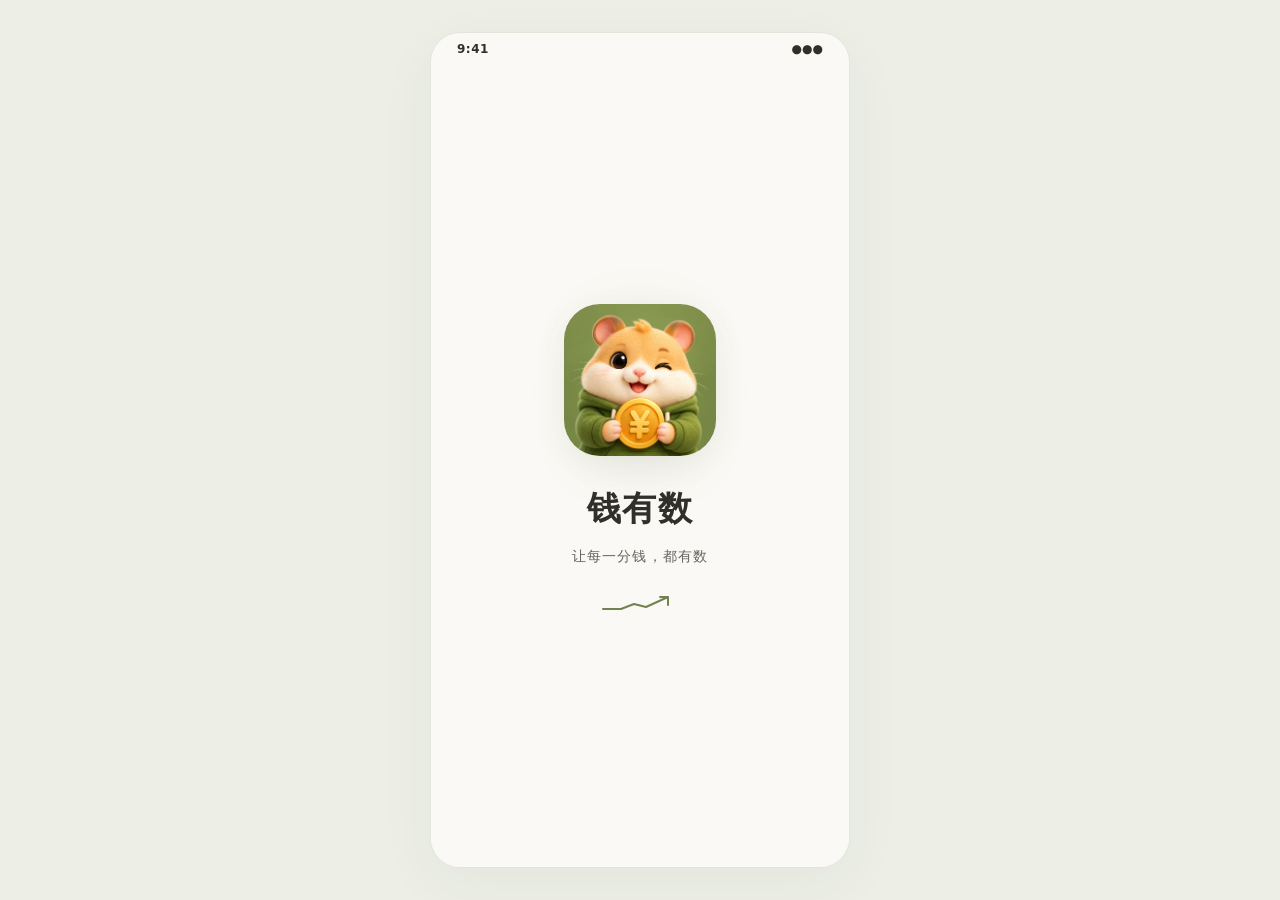
<file: app/index.html>
<!DOCTYPE html>
<html lang="zh-CN">
<head>
<meta charset="UTF-8">
<meta name="viewport" content="width=device-width, initial-scale=1.0, viewport-fit=cover">
<meta name="theme-color" content="#FAF9F5">
<title>钱有数 · Personal Wealth OS</title>
<link rel="icon" type="image/png" href="assets/app-icon-v3.png">
<link rel="apple-touch-icon" href="assets/app-icon-v3.png">
<style>
/* ================= 设计系统（双主题：浅色默认 / 深色，对齐 UI 设计稿） ================= */
:root{
  color-scheme:light;
  --bg:#F2F2F7; --card:#FFFFFF; --card2:#F4F4F8; --field:#FFFFFF;
  --line:rgba(17,17,19,.10); --line-s:rgba(17,17,19,.16);
  --text:#111113; --text2:rgba(17,17,19,.62); --text3:rgba(17,17,19,.45); --text4:rgba(17,17,19,.30);
  --green:#00C26B; --green-d:#009A55; --green-l:#009A55; --green-text:#009A55;
  --green-bg:rgba(0,194,107,.12);
  --amber:#FF9F0A; --amber-text:#8A6100; --amber-bg:rgba(255,159,10,.13); --amber-line:rgba(255,159,10,.40);
  --red:#FF453A; --red-bg:rgba(255,69,58,.10); --red-line:rgba(255,69,58,.32);
  --blue:#0A84FF; --blue-text:#0A84FF; --blue-bg:rgba(10,132,255,.10);
  --purple:#AF52DE; --gold:#FFD60A; --cash:#34C759;
  --gold-text:#9A7400; --gold-bg:rgba(245,180,0,.18); --gold-bar:#F2B400;
  --neg:#16161A;
  --track:rgba(17,17,19,.10); --axis:rgba(17,17,19,.42);
  --shell:#DCDCE2; --shell-border:rgba(17,17,19,.12); --shell-shadow:0 24px 80px rgba(17,17,19,.22);
  --bar-bg:rgba(255,255,255,.78); --bar-line:rgba(17,17,19,.08);
  --glass-bg:rgba(255,255,255,.66); --glass-line:rgba(255,255,255,.85);
  --ai-bg:linear-gradient(135deg,rgba(240,250,245,.72),rgba(233,243,251,.70)); --ai-line:rgba(0,194,107,.22);
  --item-line:rgba(17,17,19,.06); --tag-bg:rgba(17,17,19,.05);
  --toast-bg:rgba(255,255,255,.95); --toast-text:#111113;
  --grab:rgba(17,17,19,.16); --scrim:rgba(0,0,0,.4);
  --seg-bg:rgba(17,17,19,.06); --seg-shadow:0 1px 3px rgba(17,17,19,.12);
  --card-shadow:0 1px 2px rgba(17,17,19,.05);
  --shadow:0 8px 30px rgba(17,17,19,.12);
  --radius:18px; --radius-s:12px;
  --font:system-ui,-apple-system,"PingFang SC","HarmonyOS Sans SC","Microsoft YaHei",sans-serif;
  --mono:"SF Mono","JetBrains Mono",Consolas,monospace;
}
[data-theme="dark"]{
  color-scheme:dark;
  --bg:#0D0D10; --card:#1B1B1F; --card2:#232329; --field:#232329;
  --line:#2A2A30; --line-s:#3A3A42;
  --text:#F5F5F7; --text2:#C9C9D1; --text3:#9A9AA2; --text4:#6E6E76;
  --green:#00C26B; --green-d:#009A55; --green-l:#00D67B; --green-text:#00D67B;
  --green-bg:rgba(0,214,123,.14);
  --amber:#FF9F0A; --amber-text:#FFC24B; --amber-bg:rgba(255,159,10,.14); --amber-line:rgba(255,159,10,.40);
  --red:#FF453A; --red-bg:rgba(255,69,58,.14); --red-line:rgba(255,69,58,.3);
  --blue:#0A84FF; --blue-text:#64B5FF; --blue-bg:rgba(10,132,255,.14);
  --gold-text:#FFD60A; --gold-bg:rgba(255,214,10,.15); --gold-bar:#FFD60A;
  --neg:#8E8E96;
  --track:#2A2A30; --axis:#9A9AA2;
  --shell:#050507; --shell-border:#26262C; --shell-shadow:0 20px 80px rgba(0,0,0,.6);
  --bar-bg:rgba(20,20,24,.72); --bar-line:rgba(255,255,255,.08);
  --glass-bg:rgba(28,28,34,.6); --glass-line:rgba(255,255,255,.09);
  --ai-bg:linear-gradient(135deg,rgba(0,194,107,.12),rgba(10,132,255,.10)); --ai-line:rgba(0,214,123,.25);
  --item-line:rgba(255,255,255,.05); --tag-bg:rgba(255,255,255,.07);
  --toast-bg:rgba(35,35,41,.95); --toast-text:#F5F5F7;
  --grab:#3A3A42; --scrim:rgba(0,0,0,.5);
  --seg-bg:rgba(255,255,255,.08); --seg-shadow:none;
  --card-shadow:none;
  --shadow:0 8px 30px rgba(0,0,0,.35);
}
*{box-sizing:border-box;margin:0;padding:0;-webkit-tap-highlight-color:transparent;}
html,body{height:100%;}
body{
  font-family:var(--font); background:var(--bg); color:var(--text);
  display:flex; align-items:center; justify-content:center;
  -webkit-font-smoothing:antialiased; font-size:14.5px; line-height:1.45;
}
/* 手机壳：桌面居中 390×844（小米14 比例），移动端全屏 */
#phone{
  position:relative; width:390px; height:844px; background:var(--bg);
  border-radius:44px; overflow:hidden; box-shadow:var(--shell-shadow);
  border:1px solid var(--shell-border); display:flex; flex-direction:column;
}
@media (max-width:430px){
  body{display:block;}
  #phone{width:100vw;height:100dvh;border-radius:0;border:none;}
  #statusbar{display:none !important;}
  #app{padding-top:env(safe-area-inset-top);}
}
/* 状态栏 */
#statusbar{height:30px;flex:none;display:flex;align-items:center;justify-content:space-between;padding:0 24px;font-size:12px;font-weight:600;color:var(--text);z-index:50;position:relative;}
#statusbar .time{letter-spacing:.5px;}
/* 主内容区 */
#app{flex:1;overflow-y:auto;overflow-x:hidden;scroll-behavior:smooth;position:relative;-webkit-overflow-scrolling:touch;}
#app::-webkit-scrollbar{display:none;}
.view{display:none;padding:0 20px 96px;animation:viewIn .28s cubic-bezier(.2,.8,.2,1);}
.view.active{display:block;}
@keyframes viewIn{from{transform:translateY(8px);}to{transform:none;}}
@keyframes spin{to{transform:rotate(360deg);}}
/* 底栏：毛玻璃悬浮 */
#tabbar{
  position:absolute; left:10px; right:10px; bottom:8px; height:62px; z-index:60;
  display:flex; border-radius:22px;
  background:var(--bar-bg); backdrop-filter:blur(24px) saturate(180%);
  -webkit-backdrop-filter:blur(24px) saturate(180%);
  border:1px solid var(--bar-line); box-shadow:var(--shadow);
}
.tab{flex:1;display:flex;flex-direction:column;align-items:center;justify-content:center;gap:2px;color:var(--text4);cursor:pointer;transition:color .2s;border:none;background:none;font-family:var(--font);}
.tab svg{width:22px;height:22px;stroke:currentColor;fill:none;stroke-width:1.8;stroke-linecap:round;stroke-linejoin:round;}
.tab span{font-size:10.5px;font-weight:600;}
.tab.active{color:var(--green-text);}
.tab:active{transform:scale(.94);}
/* ===== 通用组件 ===== */
h1.page{font-size:22px;font-weight:800;letter-spacing:-.01em;margin:18px 0 6px;}
.sub{color:var(--text3);font-size:12.5px;margin-bottom:16px;}
.card{background:var(--card);border:1px solid var(--line);border-radius:var(--radius);padding:16px;margin-bottom:12px;box-shadow:var(--card-shadow);}
.card h3{font-size:13px;font-weight:700;color:var(--text2);margin-bottom:10px;letter-spacing:.02em;}
.card.glass{background:var(--ai-bg);border:1px solid var(--ai-line);backdrop-filter:blur(24px) saturate(180%);-webkit-backdrop-filter:blur(24px) saturate(180%);box-shadow:inset 0 1px 0 rgba(255,255,255,.5),var(--card-shadow);}
.big{font-family:var(--mono);font-weight:700;font-variant-numeric:tabular-nums;letter-spacing:-.02em;}
.num-pos{color:var(--green-text);}
.num-neg{color:var(--text2);}
.num-amber{color:var(--amber-text);}
.btn{
  display:flex;align-items:center;justify-content:center;gap:6px;
  width:100%;padding:14px;border-radius:16px;border:1px solid transparent;cursor:pointer;
  font-family:var(--font);font-size:15px;font-weight:700;color:#fff;
  background:linear-gradient(135deg,var(--green) 0%,var(--green-d) 100%);
  box-shadow:0 6px 18px rgba(0,154,85,.24);
  transition:transform .12s ease,opacity .2s;
}
.btn:active{transform:scale(.96);}
.btn.ghost{background:var(--card2);color:var(--text);box-shadow:none;border:1px solid var(--line);}
.btn.danger{background:var(--red-bg);color:var(--red);box-shadow:none;border:1px solid var(--red-line);}
.btn.sm{padding:9px 14px;width:auto;font-size:13px;border-radius:12px;}
.btn:disabled{opacity:.4;pointer-events:none;}
.row{display:flex;align-items:center;justify-content:space-between;gap:10px;}
.row + .btn{margin-top:0;}
.btn + .btn{margin-top:10px;}
.row > .btn, div[style*="display:flex"] > .btn{margin-top:0 !important;}
/* 拖拽排序把手 */
.grip{flex:none;width:22px;height:30px;display:flex;flex-direction:column;align-items:center;justify-content:center;gap:3px;cursor:grab;color:var(--text4);touch-action:none;}
.grip:active{cursor:grabbing;}
.grip i{width:4px;height:4px;border-radius:50%;background:currentColor;opacity:.55;}
.item.dragging{opacity:.45;}
.item.drag-over{box-shadow:0 -2px 0 var(--green);}
.glass{
  background:var(--glass-bg); backdrop-filter:blur(22px) saturate(180%);
  -webkit-backdrop-filter:blur(22px) saturate(180%);
  border:1px solid var(--glass-line);
}
/* 主题分段控件 */
.seg3{display:flex;gap:2px;background:var(--seg-bg);border-radius:13px;padding:4px;}
.seg3 button{flex:1;border:none;background:none;padding:9px 0;border-radius:10px;cursor:pointer;font-family:var(--font);font-size:13px;font-weight:600;color:var(--text3);transition:all .18s;}
.seg3 button.on{background:var(--card);color:var(--text);box-shadow:var(--seg-shadow);}
/* 输入 */
input,textarea,select{
  width:100%;padding:12px 14px;border-radius:13px;border:1px solid var(--line-s);
  background:var(--field);color:var(--text);font-family:var(--font);font-size:15px;outline:none;
  transition:border-color .2s,box-shadow .2s;
}
input:focus,textarea:focus,select:focus{border-color:var(--green);box-shadow:0 0 0 3px var(--green-bg);}
input.num,textarea.num{font-family:var(--mono);font-variant-numeric:tabular-nums;}
label.f{display:block;font-size:12.5px;color:var(--text2);font-weight:600;margin:12px 0 6px;}
/* 快速输入条 */
.quick{display:flex;gap:8px;margin-bottom:10px;align-items:flex-start;}
.quick input,.quick textarea{flex:1;min-width:0;}
.quick textarea{resize:none;line-height:1.5;padding-top:12px;padding-bottom:12px;}
.spin-dot{display:inline-block;width:11px;height:11px;border:1.5px solid var(--text4);border-top-color:var(--green);border-radius:50%;animation:aiSpin .8s linear infinite;vertical-align:middle;margin-right:5px;}
@keyframes aiSpin{to{transform:rotate(360deg);}}
/* 列表行 */
.item{display:flex;align-items:center;gap:10px;padding:11px 2px;border-bottom:1px solid var(--item-line);}
.item:last-child{border-bottom:none;}
.item .nm{flex:1;min-width:0;}
.item .nm b{display:block;font-size:14px;font-weight:600;white-space:nowrap;overflow:hidden;text-overflow:ellipsis;}
.item .nm small{color:var(--text4);font-size:11.5px;}
.item .amt{font-family:var(--mono);font-weight:600;font-variant-numeric:tabular-nums;font-size:14px;}
.tag{font-size:10px;padding:2px 7px;border-radius:20px;background:var(--tag-bg);color:var(--text3);font-weight:600;flex:none;}
.tag.green{background:var(--green-bg);color:var(--green-text);}
.tag.amber{background:var(--amber-bg);color:var(--amber-text);}
.tag.red{background:var(--red-bg);color:var(--red);}
.tag.blue{background:var(--blue-bg);color:var(--blue-text);}
.icon-btn{border:none;background:none;color:var(--text3);cursor:pointer;padding:6px;border-radius:10px;display:flex;}
.icon-btn:active{transform:scale(.9);}
.icon-btn svg{width:18px;height:18px;stroke:currentColor;fill:none;stroke-width:1.8;stroke-linecap:round;stroke-linejoin:round;}
.why-btn{border:none;background:var(--bg2);color:var(--text3);cursor:pointer;padding:5px 10px;border-radius:999px;display:inline-flex;align-items:center;gap:3px;font-size:12px;font-weight:500;}
.why-btn:active{transform:scale(.95);}
.why-tray{position:relative;background:var(--card2);border-radius:0 0 calc(var(--radius) - 1px) calc(var(--radius) - 1px);}
.why-tray::before{content:'';position:absolute;top:0;left:16px;right:16px;height:1px;background:linear-gradient(90deg,transparent,var(--line) 20%,var(--line) 80%,transparent);}
.why-tray-head{width:100%;border:none;background:transparent;color:var(--text3);cursor:pointer;padding:11px 16px;display:flex;align-items:center;justify-content:center;gap:5px;font-size:12.5px;font-weight:600;}
.why-tray-head:active{opacity:.7;}
.why-tray-head svg{transition:transform .25s ease;}
.why-tray.open .why-tray-head svg{transform:rotate(180deg);}
.why-tray-body{max-height:0;overflow:hidden;transition:max-height .3s ease;}
.why-tray.open .why-tray-body{max-height:400px;}
.why-tray-body-inner{padding:2px 16px 14px;}
.empty{text-align:center;color:var(--text4);padding:36px 0;font-size:13px;}
/* 弹层 */
#sheet{
  position:absolute;inset:0;z-index:90;display:none;flex-direction:column;justify-content:flex-end;
}
#sheet .scrim{position:absolute;inset:0;background:var(--scrim);}
#sheet .body{
  position:relative;background:var(--card);border-radius:26px 26px 0 0;padding:20px 20px 28px;
  border-top:1px solid var(--line);max-height:82%;overflow-y:auto;
  animation:sheetUp .32s cubic-bezier(.2,.9,.25,1.1);
}
@keyframes sheetUp{from{transform:translateY(60px);opacity:.5;}to{transform:none;opacity:1;}}
#sheet .grab{width:38px;height:4px;border-radius:4px;background:var(--grab);margin:0 auto 16px;}
/* 图表 */
.chart-title{font-size:12px;color:var(--text3);font-weight:600;margin-bottom:8px;display:flex;justify-content:space-between;align-items:baseline;}
.chart-title b{color:var(--text);font-family:var(--mono);}
/* toast */
#toast{position:absolute;left:50%;bottom:88px;transform:translateX(-50%) translateY(20px);background:var(--toast-bg);backdrop-filter:blur(16px);color:var(--toast-text);padding:10px 18px;border-radius:14px;font-size:13px;z-index:99;opacity:0;pointer-events:none;transition:all .25s;border:1px solid var(--line);white-space:nowrap;box-shadow:var(--shadow);}
#toast.show{opacity:1;transform:translateX(-50%) translateY(0);}
/* 状态动效图标 */
.anim-ico{width:56px;height:56px;margin:0 auto 14px;display:flex;align-items:center;justify-content:center;color:var(--green);}
.anim-ico svg{width:52px;height:52px;stroke:currentColor;fill:none;stroke-width:1.8;stroke-linecap:round;stroke-linejoin:round;}
.breath{animation:breath 1.4s ease-in-out infinite;}
@keyframes breath{0%,100%{opacity:.35;transform:scale(.92);}50%{opacity:1;transform:scale(1);}}
.pulse2{animation:pulse2 1.2s ease-in-out infinite;}
@keyframes pulse2{0%,100%{opacity:.5;}50%{opacity:1;}}
.stagger>*{animation:itemIn .4s cubic-bezier(.2,.8,.2,1) backwards;}
.stagger>*:nth-child(1){animation-delay:.03s}.stagger>*:nth-child(2){animation-delay:.08s}
.stagger>*:nth-child(3){animation-delay:.13s}.stagger>*:nth-child(4){animation-delay:.18s}
.stagger>*:nth-child(5){animation-delay:.23s}.stagger>*:nth-child(6){animation-delay:.28s}
@keyframes itemIn{from{opacity:0;transform:translateY(8px);}to{opacity:1;transform:none;}}
@media (prefers-reduced-motion:reduce){
  .view{animation:none;}
  .stagger>*{animation:none;}
  .breath,.pulse2{animation:none;}
  #sheet .body{animation:none;}
}
/* 待结算提示条 */
.notice{display:flex;align-items:center;gap:8px;background:var(--amber-bg);border:1px solid var(--amber-line);border-radius:14px;padding:10px 14px;margin-bottom:12px;font-size:12.5px;color:var(--amber-text);font-weight:500;}
.notice svg{width:17px;height:17px;stroke:currentColor;fill:none;stroke-width:1.8;flex:none;}
/* 步骤条 */
.steps{display:flex;gap:6px;margin:12px 0 16px;}
.steps .st{flex:1;height:4px;border-radius:4px;background:var(--track);}
.steps .st.done{background:var(--green);}
.steps .st.cur{background:var(--green-text);}
/* 汇总小条 */
.stat-grid{display:grid;grid-template-columns:1fr 1fr;gap:10px;}
.stat{background:var(--card);border:1px solid var(--line);border-radius:14px;padding:12px 14px;box-shadow:var(--card-shadow);}
.stat .k{font-size:11px;color:var(--text4);font-weight:600;}
.stat .v{font-family:var(--mono);font-weight:700;font-size:17px;margin-top:2px;font-variant-numeric:tabular-nums;}
</style>
<link rel="stylesheet" href="redesign.css?v=20261016-p2">
<link rel="stylesheet" href="startup.css?v=20261015-brand3">
</head>
<body>
<div id="phone">
  <div id="statusbar"><span class="time">9:41</span><span>●●●</span></div>
  <div id="app"></div>
  <div id="tabbar" style="display:none;">
    <button class="tab" data-view="home" onclick="App.go('home')">
      <svg viewBox="0 0 24 24"><path d="M3 10.5 12 3l9 7.5V20a1 1 0 0 1-1 1h-5v-6h-6v6H4a1 1 0 0 1-1-1z"/></svg>
      <span>首页</span>
    </button>
    <button class="tab" data-view="settle" onclick="App.go('settle')">
      <svg viewBox="0 0 24 24"><path d="M12 20a8 8 0 1 0 0-16 8 8 0 0 0 0 16z"/><path d="M12 7v5l3.5 2"/></svg>
      <span>结算</span>
    </button>
    <button class="tab" data-view="history" onclick="App.go('history')">
      <svg viewBox="0 0 24 24"><path d="M12 8v4l2.5 2.5"/><circle cx="12" cy="12" r="9"/><path d="M3 12H1m2-6 3 3M21 12h-2m-3-9 3 3"/></svg>
      <span>历史</span>
    </button>
    <button class="tab" data-view="settings" onclick="App.go('settings')">
      <svg viewBox="0 0 24 24"><circle cx="12" cy="12" r="3.2"/><path d="M19.4 15a1.7 1.7 0 0 0 .34 1.87l.06.06a2 2 0 1 1-2.83 2.83l-.06-.06a1.7 1.7 0 0 0-1.87-.34 1.7 1.7 0 0 0-1 1.55V21a2 2 0 1 1-4 0v-.09a1.7 1.7 0 0 0-1.11-1.55 1.7 1.7 0 0 0-1.87.34l-.06.06a2 2 0 1 1-2.83-2.83l.06-.06a1.7 1.7 0 0 0 .34-1.87 1.7 1.7 0 0 0-1.55-1H3a2 2 0 1 1 0-4h.09a1.7 1.7 0 0 0 1.55-1.11 1.7 1.7 0 0 0-.34-1.87l-.06-.06a2 2 0 1 1 2.83-2.83l.06.06a1.7 1.7 0 0 0 1.87.34h.01a1.7 1.7 0 0 0 1-1.55V3a2 2 0 1 1 4 0v.09a1.7 1.7 0 0 0 1 1.55 1.7 1.7 0 0 0 1.87-.34l.06-.06a2 2 0 1 1 2.83 2.83l-.06.06a1.7 1.7 0 0 0-.34 1.87v.01a1.7 1.7 0 0 0 1.55 1H21a2 2 0 1 1 0 4h-.09a1.7 1.7 0 0 0-1.55 1z"/></svg>
      <span>设置</span>
    </button>
  </div>
  <div id="sheet"></div>
  <div id="toast"></div>
  <div id="askMask" style="display:none;position:fixed;inset:0;background:rgba(0,0,0,.45);z-index:300;"></div>
  <div id="askPanel" style="display:none;position:fixed;left:0;right:0;bottom:0;height:72vh;background:var(--bg);border-radius:22px 22px 0 0;z-index:301;flex-direction:column;overflow:hidden;box-shadow:0 -8px 30px rgba(0,0,0,.18);">
    <div style="padding:14px 16px;border-bottom:1px solid var(--line);display:flex;justify-content:space-between;align-items:center;flex:none;">
      <b style="font-size:15px;">问钱有数</b>
      <button onclick="App.closeAskPanel()" style="background:none;border:none;font-size:18px;color:var(--text3);cursor:pointer;padding:4px 8px;">✕</button>
    </div>
    <div id="askMsgs" style="flex:1;overflow-y:auto;padding:14px 16px;"></div>
    <div style="padding:10px 12px;border-top:1px solid var(--line);display:flex;gap:8px;flex:none;">
      <input id="askInput" placeholder="问问你的钱…" style="flex:1;min-width:0;" onkeydown="if(event.key==='Enter')App.sendAsk()">
      <button class="btn sm" onclick="App.sendAsk()">发送</button>
    </div>
  </div>
</div>
<script>
/* ===== engine.js 内联 ===== */
/* ============================================================
 * Personal Wealth OS 1.0 — Calculation Engine
 * 唯一财务计算来源。UI 不得散落财务公式。
 * 金额一律以「分」(整数) 存储与计算，避免浮点误差。
 * 规则依据：03_财务计算引擎.md（最高优先级）
 * ============================================================ */
(function (global) {
  'use strict';

  // ---------- 工具 ----------
  const M = 100; // 1 元 = 100 分
  function roundCents(n) { return Math.round((n + Number.EPSILON) * 100) / 100; }
  function fmtCents(c) {
    const sign = c < 0 ? '-' : '';
    const a = Math.abs(Math.round(c));
    const y = Math.floor(a / 100), f = a % 100;
    return sign + '¥' + y.toString().replace(/\B(?=(\d{3})+(?!\d))/g, ',') + (f ? '.' + String(f).padStart(2, '0') : '');
  }
  function fmtNum(n, dec) { return Number(n).toLocaleString('zh-CN', { minimumFractionDigits: dec || 0, maximumFractionDigits: dec || 0 }); }
  function sum(arr) { return arr.reduce((a, b) => a + (b || 0), 0); }

  // ---------- 月份工具 ----------
  function addMonth(ym, delta) {
    const [y, m] = ym.split('-').map(Number);
    const d = new Date(y, m - 1 + delta, 1);
    return d.getFullYear() + '-' + String(d.getMonth() + 1).padStart(2, '0');
  }
  function monthList(startYm, endYm) {
    const out = []; let cur = startYm;
    while (cur <= endYm) { out.push(cur); cur = addMonth(cur, 1); }
    return out;
  }

  // ---------- 月度计算 ----------
  /**
   * facts: {
   *   month,
   *   income:      [{ amount, toSavings }]
   *   expense:     [{ amount }]
   *   investments: [{ type:'buy'|'sell'|'userIncome', tx, principal, realized, source }]
   *   loans:       [{ type:'lend'|'repay'|'writeoff', cashDelta, loanDelta, writeoffToSavings }]
   *   prevSnapshots: { assetId: cnyCents }     // 上月月末值（人民币）
   *   snapshots:    { assetId: { originalCents, fxRate, cnyCents, isNew, isArchived } }  // 本月确认值
   *   fxChanges:    { assetId: cnyDelta }      // 汇率因素导致的 cny 变化（外币）
   * }
   * 返回本月快照与校验信息。
   */
  function calcMonth(facts) {
    const income = facts.income || [];
    const expense = facts.expense || [];
    const inv = facts.investments || [];
    const loans = facts.loans || [];
    const prev = facts.prevSnapshots || {};
    const snaps = facts.snapshots || {};
    const fx = facts.fxChanges || {};

    // 1) 本月存钱
    const incomeToSavings = sum(income.filter(i => i.toSavings !== false).map(i => i.amount));
    const expenseTotal = sum(expense.map(e => e.amount));
    const realizedPnl = sum(inv.filter(i => i.type === 'sell').map(i => i.realized))
      + sum(inv.filter(i => i.type === 'userIncome').map(i => i.realized !== undefined ? i.realized : i.tx));
    const writeoffPnl = sum(loans.filter(l => l.type === 'writeoff' && l.writeoffToSavings).map(l => -l.loanDelta));
    const savings = roundCents(incomeToSavings - expenseTotal + realizedPnl + writeoffPnl);

    // 2) 本月总资产
    let totalAssets = 0;
    const assetValues = {};
    Object.keys(snaps).forEach(id => {
      const s = snaps[id];
      const v = s.cnyCents !== undefined ? s.cnyCents : Math.round(s.originalCents * (s.fxRate || 1));
      assetValues[id] = v;
      totalAssets += v;
    });
    totalAssets = roundCents(totalAssets);

    // 3) 总资产变化与原因分解
    const prevTotal = sum(Object.keys(prev).map(k => prev[k]));
    const assetChange = roundCents(totalAssets - prevTotal);
    const reasons = [];
    reasons.push({ key: 'savings', label: '存钱净流入（收入/支出/盈亏）', amount: roundCents(savings) });
    const fxTotal = sum(Object.keys(fx).map(k => fx[k]));
    if (Math.abs(fxTotal) > 0.5) reasons.push({ key: 'fx', label: '外币汇率变化', amount: roundCents(fxTotal) });
    // 非存钱资产变动（如 toSavings=false 的收入、买入卖出本金结构调整的净 0 之外的部分）
    const incomeNotToSavings = sum(income.filter(i => i.toSavings === false).map(i => i.amount));
    if (Math.abs(incomeNotToSavings) > 0.5) reasons.push({ key: 'incomeNonSavings', label: '不计入存钱的收入', amount: roundCents(incomeNotToSavings) });
    const other = roundCents(assetChange - savings - fxTotal - incomeNotToSavings);
    if (Math.abs(other) > 0.5) reasons.push({ key: 'other', label: '资产调整/新增归档（待核实）', amount: other });

    // 4) 资产校验
    // 理论月末资产 = 上月总资产 + 存钱 + 汇率变化 + 不计存钱收入 + 新增资产 - 归档资产
    let added = 0, archived = 0;
    Object.keys(snaps).forEach(id => {
      if (snaps[id].isNew) added += assetValues[id];
      if (snaps[id].isArchived) archived += prev[id] || 0;
    });
    const theoreticalAssets = roundCents(prevTotal + savings + fxTotal + incomeNotToSavings + added - archived);
    // 第一个月（没有上月基准）不做账不平校验
    const anomalyDiff = prevTotal === 0 ? 0 : roundCents(totalAssets - theoreticalAssets);
    const anomalyCauses = Math.abs(anomalyDiff) < 0.5 ? [] : buildCauses(anomalyDiff, facts);

    return {
      month: facts.month,
      incomeTotal: roundCents(sum(income.map(i => i.amount))),
      expenseTotal,
      savings,
      totalAssets,
      assetChange,
      assetChangeReasons: reasons,
      assetValues,
      theoreticalAssets,
      anomalyDiff,
      anomalyCauses,
    };
  }

  function buildCauses(diff, facts) {
    if (Math.abs(diff) < 0.5) return [];
    const causes = [];
    causes.push({ label: '可能有漏记的收入或支出', evidence: '校验差额 ' + fmtCents(diff) });
    causes.push({ label: '新增资产未记录 / 资产减少未记录', evidence: '核对本月资产快照与上月差异' });
    causes.push({ label: '投资卖出对应本金填写可能有误', evidence: '已实现盈亏只按本金计算' });
    causes.push({ label: '借出款 / 外币金额或汇率可能有误', evidence: '外币按冻结汇率折算' });
    causes.push({ label: '其他自定义事项', evidence: '可添加说明，AI 只提示可能性' });
    return causes;
  }

  // ---------- 年度重算 ----------
  /**
   * factsByMonth: { 'YYYY-MM': facts }
   * opts: { year, yearlyGoalCents, forecastOverrides }
   * 从最早月份顺序重算；返回 { results, yearly }
   */
  function recalcAll(factsByMonth, opts) {
    const months = Object.keys(factsByMonth).sort();
    const results = {};
    let prevSnap = {};
    months.forEach(m => {
      const f = factsByMonth[m];
      f.prevSnapshots = prevSnap;
      const r = calcMonth(f);
      results[m] = r;
      prevSnap = r.assetValues;
    });
    // 年度累计 / 目标 / 预测
    const year = opts.year;
    const ymPrefix = year + '-';
    const yearMonths = months.filter(m => m.startsWith(ymPrefix));
    const yearlyCumulative = roundCents(sum(yearMonths.map(m => results[m].savings)));
    const yearlyGoal = opts.yearlyGoalCents || 0;
    const progress = yearlyGoal > 0 ? Math.round(yearlyCumulative / yearlyGoal * 10000) / 100 : 0;
    const remaining = roundCents(yearlyGoal - yearlyCumulative);

    // 预测：已发生实际 + 未来月份（收入按历史平均预测，支出默认 0）
    const pastSavings = sum(yearMonths.map(m => results[m].savings));
    const futureMonths = opts.futureMonths || [];
    let forecastSavings = pastSavings;
    const histIncomes = yearMonths.map(m => results[m].incomeTotal).filter(v => v > 0);
    const avgIncome = histIncomes.length ? sum(histIncomes) / histIncomes.length : 0;
    futureMonths.forEach(m => {
      const ov = opts.forecastOverrides && opts.forecastOverrides[m];
      const estIncome = ov !== undefined ? ov : avgIncome;
      forecastSavings += estIncome; // 未来支出不预测，默认 0
    });
    forecastSavings = roundCents(forecastSavings);
    const forecastGap = roundCents(yearlyGoal - forecastSavings);

    // 月度目标：历史锁定由调用方传入 lockedTargets
    return {
      results,
      yearly: {
        year, yearlyCumulative, yearlyGoal, progress, remaining,
        yearEndForecast: forecastSavings, forecastGap,
        avgMonthlyIncome: avgIncome,
      },
      prevSnap,
    };
  }

  // ---------- 导出 ----------
  global.PWEngine = {
    M, roundCents, fmtCents, fmtNum, sum, addMonth, monthList,
    calcMonth, recalcAll,
  };
})(typeof window !== 'undefined' ? window : globalThis);

</script>
<script>
/* ===== db.js 内联 ===== */
/* ============================================================
 * Personal Wealth OS 1.0 — 本地数据层 (IndexedDB)
 * 本地优先：所有读写先落本地库；写操作进 sync_queue 供云端同步。
 * 依据：04_数据模型与技术架构.md / 09_云端基础设施与部署文档.md
 * ============================================================ */
(function (global) {
  'use strict';

  const DB_NAME = new URLSearchParams(location.search).get('preview') === '1' ? 'pwos-ui-v3-preview' : 'pwos-ui-v3';
  const DB_VERSION = 5;
  const SCHEMA_VERSION = 1;
  const CALC_VERSION = 1;

  const STORES = [
    'assets', 'snapshots', 'income', 'expense', 'specialEvents',
    'investments', 'loans', 'goals', 'goalHistory', 'forecasts',
    'fxRates', 'recurring', 'calcSnapshots', 'syncQueue', 'meta',
  ];
  // 需要的索引：[store, key]
  const INDEXES = [
    ['income', 'month'], ['expense', 'month'],
    ['snapshots', 'month'], ['snapshots', 'assetId'],
    ['investments', 'month'], ['loans', 'month'],
    ['recurring', 'type'], ['calcSnapshots', 'month'],
    ['specialEvents', 'month'], ['syncQueue', 'status'],
  ];

  let dbPromise = null;

  function openDB() {
    if (dbPromise) return dbPromise;
    dbPromise = new Promise((resolve, reject) => {
      const req = indexedDB.open(DB_NAME, DB_VERSION);
      req.onupgradeneeded = (e) => {
        const db = e.target.result;
        const tx = e.target.transaction; // 版本变更事务
        STORES.forEach(name => {
          if (!db.objectStoreNames.contains(name)) db.createObjectStore(name, { keyPath: 'id' });
        });
        INDEXES.forEach(([s, k]) => {
          try {
            if (!db.objectStoreNames.contains(s)) return;
            const os = tx.objectStore(s);
            if (!os.indexNames.contains(k)) os.createIndex(k, k);
          } catch (err) { /* 索引失败不阻断 */ }
        });
      };
      req.onsuccess = () => resolve(req.result);
      req.onerror = () => reject(req.error);
    });
    return dbPromise;
  }

  function tx(store, mode, fn) {
    return openDB().then(db => new Promise((resolve, reject) => {
      const t = db.transaction(store, mode);
      const os = t.objectStore(store);
      const out = fn(os);
      t.oncomplete = () => resolve(out);
      t.onerror = () => reject(t.error);
      t.onabort = () => reject(t.error);
    }));
  }

  const genId = () => {
    if (global.crypto && crypto.randomUUID) return crypto.randomUUID();
    return 'id-' + Date.now().toString(36) + '-' + Math.random().toString(36).slice(2, 10);
  };

  // ---------- 通用 CRUD ----------
  const DB = {
    open: openDB,

    put(store, obj) { return tx(store, 'readwrite', os => os.put(obj)); },
    bulkPut(store, arr) { return tx(store, 'readwrite', os => { arr.forEach(o => os.put(o)); return arr.length; }); },
    get(store, id) { return tx(store, 'readonly', os => new Promise((res, rej) => { const r = os.get(id); r.onsuccess = () => res(r.result); r.onerror = () => rej(r.error); })); },
    del(store, id) { return tx(store, 'readwrite', os => os.delete(id)); },
    all(store) { return tx(store, 'readonly', os => new Promise((res, rej) => { const r = os.getAll(); r.onsuccess = () => res(r.result || []); r.onerror = () => rej(r.error); })); },
    byIndex(store, index, value) {
      return tx(store, 'readonly', os => new Promise((res, rej) => {
        const r = os.index(index).getAll(value);
        r.onsuccess = () => res(r.result || []); r.onerror = () => rej(r.error);
      }));
    },
    clear(store) { return tx(store, 'readwrite', os => os.clear()); },

    // meta 键值
    async getMeta(key) { const v = await DB.get('meta', key); return v ? v.value : undefined; },
    async setMeta(key, value) { await DB.put('meta', { id: key, value }); },

    genId,
    SCHEMA_VERSION,
    CALC_VERSION,
  };

  // ---------- 同步队列 ----------
  const Sync = {
    async enqueue(entityType, entityId, operation, payload) {
      await DB.put('syncQueue', {
        id: genId(), entityType, entityId, operation,
        payload: payload || null, created_at: new Date().toISOString(),
        retry_count: 0, last_error: null, status: 'pending',
      });
    },
    async listPending() { return DB.byIndex('syncQueue', 'status', 'pending'); },
    async markSuccess(id) { await DB.del('syncQueue', id); },
    async markFailed(id, err) {
      const item = await DB.get('syncQueue', id);
      if (!item) return;
      item.retry_count = (item.retry_count || 0) + 1;
      item.last_error = String(err).slice(0, 500);
      item.status = item.retry_count >= 5 ? 'failed' : 'pending';
      await DB.put('syncQueue', item);
    },
  };

  // ---------- 数据导出 / 导入 ----------
  async function exportAll() {
    const data = {};
    for (const s of STORES) {
      if (s === 'syncQueue') continue;
      data[s] = await DB.all(s);
    }
    const meta = {
      app_version: '1.0.0',
      schema_version: SCHEMA_VERSION,
      calculation_version: CALC_VERSION,
      export_time: new Date().toISOString(),
      timezone: Intl.DateTimeFormat().resolvedOptions().timeZone,
      currency: 'CNY',
    };
    return { data, meta };
  }

  async function importAll(payload) {
    // 先清空业务表，再写入；meta 保留 app 信息
    for (const s of STORES) {
      if (s === 'meta' || s === 'syncQueue') continue;
      await DB.clear(s);
    }
    const data = payload.data || {};
    for (const s of Object.keys(data)) {
      if (STORES.indexOf(s) >= 0 && Array.isArray(data[s])) {
        await DB.bulkPut(s, data[s]);
      }
    }
    return true;
  }

  DB.Sync = Sync;
  DB.exportAll = exportAll;
  DB.importAll = importAll;

  global.PWDB = DB;
})(typeof window !== 'undefined' ? window : globalThis);

</script>
<script>
/* ============================================================
 * Personal Wealth OS 1.0 — App 主逻辑
 * ============================================================ */
'use strict';
const E = window.PWEngine, DB = window.PWDB;

/* ---------- 基础工具 ---------- */
const $ = (sel, el) => (el || document).querySelector(sel);
const $$ = (sel, el) => Array.from((el || document).querySelectorAll(sel));
const esc = s => String(s == null ? '' : s).replace(/[&<>"']/g, c => ({'&':'&amp;','<':'&lt;','>':'&gt;','"':'&quot;',"'":'&#39;'}[c]));
const yuan = cents => (cents / 100).toFixed(2).replace(/\B(?=(\d{3})+(?!\d))/g, ',');
const fmtYuan = c => (c < 0 ? '-¥' : '¥') + yuan(Math.abs(c));
const today = () => { const d = new Date(); return d.getFullYear() + '-' + String(d.getMonth() + 1).padStart(2, '0'); };
const nowMonth = () => today().slice(0, 7);
const curYear = () => Number(today().slice(0, 4));
const monthCn = ym => { const [y, m] = ym.split('-'); return y + '年' + Number(m) + '月'; };
const lastMonth = ym => E.addMonth(ym, -1);

const toast = (msg) => {
  const t = $('#toast');
  t.textContent = msg; t.classList.add('show');
  clearTimeout(t._h); t._h = setTimeout(() => t.classList.remove('show'), 2200);
};

/* ---------- 主题（浅色默认 / 深色 / 跟随系统） ---------- */
const cssVar = n => (getComputedStyle(document.documentElement).getPropertyValue(n) || '').trim();
const Theme = {
  mode: 'light',
  mq() { return window.matchMedia('(prefers-color-scheme: dark)'); },
  effective(mode) { const m = mode || this.mode; return m === 'system' ? (this.mq().matches ? 'dark' : 'light') : m; },
  apply(mode) {
    this.mode = mode || this.mode;
    document.documentElement.setAttribute('data-theme', this.effective(this.mode));
  },
  async init() {
    let saved = 'light';
    try { saved = (await DB.getMeta('theme')) || 'light'; } catch (e) {}
    this.apply(saved);
    const m = this.mq();
    const cb = () => { if (this.mode === 'system') { this.apply('system'); if (window.App) App.route(); } };
    if (m.addEventListener) m.addEventListener('change', cb); else if (m.addListener) m.addListener(cb);
  },
  set(mode) {
    this.apply(mode);
    $$('.seg3 button').forEach(b => b.classList.toggle('on', b.dataset.mode === mode));
    DB.setMeta('theme', mode).catch(() => {});
  },
  isDark() { return document.documentElement.getAttribute('data-theme') === 'dark'; },
};
/* 资产标签文字色：donut 色块用饱和原色，标签文字在浅色下用加深色保证可读 */
const ASSET_TAG_INK = { bank: '#009A55', cash: '#1C8C3F', investment: '#9A7400', wealth: '#0A6ED6', loan: '#8E44AD', fx: '#C76A00', other: '#6E6E76' };
function assetTagStyle(type, color) {
  const c = (window.QYSUI && QYSUI.assetColors()[type]) || color || '#888';
  if (Theme.isDark()) return `background:${c}22;color:${c};`;
  return `background:${c}1A;color:${ASSET_TAG_INK[type] || '#444'};`;
}

/* ---------- 全局状态 ---------- */
const App = {
  state: {
    initialized: false,
    year: curYear(),
    prefs: null,
    goal: null,
    user: null,
    view: 'launch',
    settle: { month: nowMonth(), step: 'income', confirmed: false },
    sessionVerified: false,
  },
  async boot() {
    await Theme.init();
    try {
      const init = await DB.getMeta('initialized');
      this.state.initialized = !!init;
      const prefs = await DB.getMeta('prefs');
      this.state.prefs = prefs;
      const goal = await DB.getMeta('goal');
      if (!goal) {
        const yearly = await Svc.getYearly(curYear());
        this.state.goal = (yearly && yearly.current_target) || 0;
      } else {
        this.state.goal = goal;
      }
      const user = await DB.getMeta('user');
      this.state.user = user;
      const ai = await DB.getMeta('aiConfig');
      this.state.ai = ai || null;
    } catch (e) { console.warn('boot', e); }
    this.route();
  },
  route() {
    const h = (location.hash || '#/launch').replace(/^#\//, '');
    const [view, qs] = h.split('?');
    const params = new URLSearchParams(qs || '');
    if (!this.state.initialized && view !== 'init') { this.show('init'); return; }
    this.show(view || 'home', params);
  },
  show(view, params) {
    this.state.view = view;
    const views = ['home', 'settle', 'history', 'assets', 'goal', 'settings', 'init', 'launch', 'login'];
    if (views.indexOf(view) < 0) view = 'home';
    if (view === 'launch') { this.renderLaunch(); return; }
    if (view === 'init') { this.renderInit(); return; }
    if (view === 'login') { this.renderLogin(); return; }
    // 主视图显示底栏
    $('#tabbar').style.display = 'flex';
    $$('#tabbar .tab').forEach(t => t.classList.toggle('active', t.dataset.view === view));
    const fn = { home: () => this.renderHome(), settle: () => this.renderSettle(params), history: () => this.renderHistory(params), assets: () => this.renderAssets(), goal: () => this.renderGoal(), settings: () => this.renderSettings(params) }[view];
    fn();
  },
  go(view, params) {
    const target = '#/' + view + (params ? '?' + params : '');
    if (location.hash !== target) history.pushState(null, '', target);
    window.scrollTo && window.scrollTo(0, 0);
    this.route();
  },
  setView(view, html) {
    const app = $('#app');
    app.innerHTML = '<div class="view active" id="v-' + view + '">' + html + '</div>';
    app.scrollTop = 0;
  },
};

/* ---------- 数据服务 ---------- */
const Svc = {
  /* 资产 */
  async listAssets(includeArchived) {
    let arr = await DB.all('assets');
    arr = arr.filter(a => !a.archived || includeArchived).sort((a, b) => (a.order || 0) - (b.order || 0));
    return arr;
  },
  async saveAsset(asset) {
    if (!asset.id) asset.id = DB.genId();
    await DB.put('assets', asset);
    await DB.Sync.enqueue('assets', asset.id, 'upsert', asset);
    return asset;
  },
  async archiveAsset(id) {
    const a = await DB.get('assets', id);
    if (!a) return;
    a.archived = true; a.archived_at = new Date().toISOString();
    await DB.put('assets', a);
    await DB.Sync.enqueue('assets', id, 'upsert', a);
  },

  /* 某月资产快照（人民币口径） */
  async snapshotsOf(month) {
    const list = await DB.byIndex('snapshots', 'month', month);
    const map = {};
    list.forEach(s => { map[s.assetId] = s; });
    return map;
  },
  async saveSnapshots(month, entries) {
    // 先查已有快照，按 month+assetId 更新，避免重复记录
    const existing = await DB.byIndex('snapshots', 'month', month);
    const existingMap = {};
    existing.forEach(r => { existingMap[r.assetId] = r; });
    for (const e of entries) {
      const old = existingMap[e.assetId];
      const rec = {
        id: old ? old.id : (e.id || DB.genId()),
        assetId: e.assetId, month,
        original_cents: e.originalCents, currency: e.currency,
        fx_rate: e.fxRate || null, cny_cents: e.cnyCents,
        source: e.source || 'user', created_at: old ? old.created_at : new Date().toISOString(),
      };
      await DB.put('snapshots', rec);
      await DB.Sync.enqueue('snapshots', rec.id, 'upsert', rec);
    }
  },

  /* 收入 / 支出 */
  async listIncome(month) { return (await DB.byIndex('income', 'month', month)).filter(i => !i.deleted); },
  async listExpense(month) { return (await DB.byIndex('expense', 'month', month)).filter(i => !i.deleted); },
  async saveIncome(item) {
    if (!item.id) item.id = DB.genId();
    item.month = item.month || nowMonth();
    await DB.put('income', item);
    await DB.Sync.enqueue('income', item.id, 'upsert', item);
    return item;
  },
  async saveExpense(item) {
    if (!item.id) item.id = DB.genId();
    item.month = item.month || nowMonth();
    await DB.put('expense', item);
    await DB.Sync.enqueue('expense', item.id, 'upsert', item);
    return item;
  },
  async softDelete(store, id) {
    const rec = await DB.get(store, id);
    if (!rec) return;
    rec.deleted = true; rec.deleted_at = new Date().toISOString();
    await DB.put(store, rec);
    await DB.Sync.enqueue(store, id, 'delete', { id });
  },

  /* 投资 / 借出 */
  async listInvestments(month) { return (await DB.byIndex('investments', 'month', month)).filter(i => !i.deleted); },
  async listLoans(month) { return (await DB.byIndex('loans', 'month', month)).filter(i => !i.deleted); },
  async saveInvestment(ev) {
    if (!ev.id) ev.id = DB.genId();
    ev.month = ev.month || nowMonth();
    await DB.put('investments', ev);
    await DB.Sync.enqueue('investments', ev.id, 'upsert', ev);
    return ev;
  },
  async saveLoan(ev) {
    if (!ev.id) ev.id = DB.genId();
    ev.month = ev.month || nowMonth();
    await DB.put('loans', ev);
    await DB.Sync.enqueue('loans', ev.id, 'upsert', ev);
    return ev;
  },

  /* 特殊事项（解析后存为对应结构化事件 + 原始文本留痕） */
  async listSpecial(month) { return (await DB.byIndex('specialEvents', 'month', month)).filter(i => !i.deleted); },
  async saveSpecial(ev) {
    if (!ev.id) ev.id = DB.genId();
    await DB.put('specialEvents', ev);
    await DB.Sync.enqueue('specialEvents', ev.id, 'upsert', ev);
    return ev;
  },

  /* 重复项目 */
  async listRecurring() { return (await DB.all('recurring')).filter(r => !r.deleted); },
  async saveRecurring(r) {
    if (!r.id) r.id = DB.genId();
    await DB.put('recurring', r);
    return r;
  },
  async stopRecurring(id) {
    const r = await DB.get('recurring', id);
    if (!r) return;
    r.active = false; r.end_month = nowMonth();
    await DB.put('recurring', r);
  },

  /* 组装某月事实 → 引擎 */
  async factsOf(month, prevAssets) {
    const [income, expense, investments, loans] = await Promise.all([
      this.listIncome(month), this.listExpense(month),
      this.listInvestments(month), this.listLoans(month),
    ]);
    const snaps = await this.snapshotsOf(month);
    const assets = await this.listAssets(true);
    // snapshots → 引擎格式；判断新增/归档
    const snapshots = {}, fxChanges = {};
    const assetById = {}; assets.forEach(a => assetById[a.id] = a);
    for (const id of Object.keys(snaps)) {
      const s = snaps[id];
      snapshots[id] = {
        originalCents: s.original_cents,
        fxRate: s.fx_rate || null,
        cnyCents: s.cny_cents,
      };
      const prevVal = prevAssets && prevAssets[id];
      if (prevVal === undefined) snapshots[id].isNew = true;
    }
    // 归档：上月有、本月无 → isArchived（引擎扣减）
    if (prevAssets) {
      Object.keys(prevAssets).forEach(id => {
        if (!snaps[id]) {
          const a = assetById[id];
          if (a && a.archived) snapshots[id] = { cnyCents: prevAssets[id], isArchived: true };
        }
      });
    }
    // 汇率变化：外币资产原币不变但汇率变
    if (prevAssets) {
      Object.keys(snaps).forEach(id => {
        const s = snaps[id];
        if (s.fxRate && prevAssets[id] !== undefined && !s.isNew && !s.isArchived) {
          const prev = prevAssets[id];
          const cur = s.cnyCents !== undefined ? s.cnyCents : Math.round(s.originalCents * s.fxRate);
          fxChanges[id] = cur - prev; // 总变化（含原币变动）；引擎仅用于展示汇率项
        }
      });
    }
    return {
      month,
      income: income.map(i => ({ amount: i.amount, toSavings: i.to_savings !== false })),
      expense: expense.map(e => ({ amount: e.amount })),
      investments: investments.map(v => ({
        type: v.type,
        tx: v.tx_amount, principal: v.principal_amount,
        realized: v.realized_pnl, source: v.calc_source,
      })),
      loans: loans.map(l => ({
        type: l.type, cashDelta: l.cash_delta, loanDelta: l.loan_delta,
        writeoffToSavings: l.writeoff_to_savings,
      })),
      snapshots, fxChanges,
    };
  },

  /* 重算链：从最早受影响月向后顺序重算 */
  async recalc(fromMonth, opts) {
    const year = opts && opts.year !== undefined ? opts.year : App.state.year;
    let goal = opts && opts.goal !== undefined ? opts.goal : null;
    if (goal == null) {
      // B2：目标按结算月所属年份取，补录历史月不再误用当前年目标
      const gy = await this.getYearly(year);
      goal = (gy && gy.current_target) || 0;
    }
    const months = this.allMonthsSince(fromMonth);
    const existing = await DB.all('calcSnapshots');
    const settledSet = new Set(existing.map(s => s.month));
    let prev = null;
    for (const m of months) {
      const monthSnaps = await this.snapshotsOf(m);
      const hasData = Object.keys(monthSnaps).length > 0;
      // 空月跳过，prev 保持上一个有数据月的值
      if (!hasData) continue;
      const f = await this.factsOf(m, prev);
      if (prev === null) {
        // 首月：如果最早快照月就是当前月，说明是初始化月，用 assets 表的初始金额作为基准
        const allSnaps = await DB.all('snapshots');
        const snapMonths = [...new Set(allSnaps.map(x => x.month))].sort();
        const earliestMonth = snapMonths[0];
        let p = {};
        if (earliestMonth && earliestMonth < m) {
          // 有更早的历史快照月，用它
          const earliestSnaps = await this.snapshotsOf(earliestMonth);
          Object.keys(earliestSnaps).forEach(id => { p[id] = earliestSnaps[id].cny_cents; });
        } else {
          // 没有更早月份，用 assets 表的初始金额
          const allAssets = await DB.all('assets');
          allAssets.forEach(a => { if (!a.archived && a.amount != null) p[a.id] = a.amount; });
        }
        f.prevSnapshots = p;
      } else {
        f.prevSnapshots = prev;
      }
      const r = E.calcMonth(f);
      if (settledSet.has(m) || m === fromMonth) {
        await DB.put('calcSnapshots', {
          id: m, month: m, user_id: 'local',
          income_total: r.incomeTotal, expense_total: r.expenseTotal,
          savings: r.savings, total_assets: r.totalAssets, asset_change: r.assetChange,
          theoretical_assets: r.theoreticalAssets, anomaly_diff: r.anomalyDiff,
          asset_values: r.assetValues, reasons: r.assetChangeReasons,
          causes: r.anomalyCauses, calculation_version: DB.CALC_VERSION,
          updated_at: new Date().toISOString(),
        });
      }
      prev = r.assetValues;
    }
    // 年度汇总（B2：该年无目标也刷新为 0，避免残留旧年份错目标）
    await this.saveYearlySummary(year, goal || 0);
    return prev;
  },
  allMonthsSince(fromMonth) {
    const end = nowMonth() < fromMonth ? fromMonth : nowMonth();
    const out = []; let cur = fromMonth;
    let guard = 0;
    while (cur <= end && guard < 600) { out.push(cur); cur = E.addMonth(cur, 1); guard++; }
    return out;
  },

  async saveYearlySummary(year, goalCents) {
    const snaps = await DB.all('calcSnapshots');
    const ym = year + '-';
    const months = snaps.filter(s => s.month.startsWith(ym) && s.month <= nowMonth()).sort((a, b) => a.month < b.month ? -1 : 1);
    let cum = 0;
    months.forEach(s => { cum = E.roundCents(cum + s.savings); });
    // 全年预测：已发生实际 + 未来月份预测（近 3 个月存钱均值 × 剩余月数；1.0 不预测支出）
    const settled = months.slice(-3);
    const avgMonthly = settled.length ? E.roundCents(settled.reduce((a, s) => a + s.savings, 0) / settled.length) : 0;
    const remain = 12 - months.length;
    const userForecast = await this.getForecast(year);
    let future = 0;
    if (userForecast && userForecast.monthly !== undefined) {
      future = E.roundCents(userForecast.monthly * remain);
    } else {
      future = E.roundCents(avgMonthly * remain);
    }
    const yearEndForecast = E.roundCents(cum + future);
    await DB.setMeta('yearly-' + year, {
      year, cumulative: cum, goal: goalCents,
      progress: goalCents > 0 ? Math.round(cum / goalCents * 10000) / 100 : 0,
      remaining: E.roundCents(goalCents - cum),
      yearEndForecast,
      forecastGap: E.roundCents(yearEndForecast - goalCents),
      forecastBasis: { avgMonthly, remain, settledMonths: months.length, userOverride: !!(userForecast && userForecast.monthly !== undefined) },
      updated_at: new Date().toISOString(),
    });
  },
  async getForecast(year) {
    return await DB.get('forecasts', 'f' + year);
  },

  /* 年度目标 */
  async getYearly(year) {
    const g = await DB.get('goals', 'g' + year);
    if (!g) return null;
    return g;
  },
  async setYearly(year, targetCents, reason) {
    const g = await this.getYearly(year);
    if (g && g.current_target !== targetCents) {
      await DB.put('goalHistory', {
        id: DB.genId(), goal_id: g.id, old_target: g.current_target,
        new_target: targetCents, changed_at: new Date().toISOString(), reason: reason || '',
      });
      g.current_target = targetCents;
      await DB.put('goals', g);
    } else if (!g) {
      const ng = { id: 'g' + year, year, original_target: targetCents, current_target: targetCents, created_at: new Date().toISOString() };
      await DB.put('goals', ng);
    }
    await DB.Sync.enqueue('goals', 'g' + year, 'upsert', { year, current_target: targetCents });
    return targetCents;
  },

  /* 汇率：Frankfurter 主源 + 缓存 + 冻结 */
  async getFxRates(currencies) {
    const need = currencies.filter(c => c !== 'CNY');
    const out = {};
    let fresh = false;
    try {
      const ctrl = new AbortController();
      const t = setTimeout(() => ctrl.abort(), 8000);
      const url = 'https://api.frankfurter.dev/v1/latest?base=CNY&symbols=' + need.join(',');
      const res = await fetch(url, { signal: ctrl.signal });
      clearTimeout(t);
      if (res.ok) {
        const j = await res.json();
        const date = j.date || new Date().toISOString().slice(0, 10);
        for (const c of need) {
          const r = j.rates && j.rates[c];
          if (r) {
            const rateToCny = 1 / r;
            out[c] = { rate: E.roundCents(rateToCny * 100000) / 100000, date, source: 'frankfurter', fetchedAt: new Date().toISOString() };
            await DB.put('fxRates', { id: c + '-' + date, currency: c, rate_to_cny: out[c].rate, rate_date: date, source: 'frankfurter', fetched_at: new Date().toISOString() });
          }
        }
        fresh = true;
      }
    } catch (e) { /* 离线/失败 → 用缓存 */ }
    for (const c of need) {
      if (!out[c]) {
        const cached = await DB.byIndex('fxRates', 'currency', c);
        if (cached.length) {
          const last = cached.sort((a, b) => a.rate_date < b.rate_date ? 1 : -1)[0];
          out[c] = { rate: last.rate_to_cny, date: last.rate_date, source: 'cache', stale: true };
        }
      }
    }
    return { rates: out, fresh };
  },
};

/* ---------- AI 结论生成器（规则引擎：结论→原因→建议，数字全部来自计算引擎） ---------- */
const AI = {
  build(month, r, prev, yearly, prefs, context) {
    const savings = r.savings;
    const incomeT = (r.incomeTotal !== undefined ? r.incomeTotal : r.income_total) || 0;
    const expenseT = (r.expenseTotal !== undefined ? r.expenseTotal : r.expense_total) || 0;
    const goalCents = yearly.goal || 0;
    // 文案按目标减预测确定缺口，不依赖历史汇总字段的正负约定。
    const forecastGap = E.roundCents(goalCents - (yearly.yearEndForecast || 0));
    const cum = yearly.cumulative || 0;
    const prefRank = prefs || { saving: 1, lifestyle: 2, security: 3, growth: 4, investment: 5 };
    const lifestyleHigh = prefRank.lifestyle <= 2;
    let title;
    if (savings > 0) title = '这个月存下了 ' + fmtYuan(savings) + '，' + (cum >= goalCents && goalCents > 0 ? '年度目标已经达成' : '离目标更近了一步');
    else if (savings === 0) title = '这个月收支打平，没存下钱';
    else title = '这个月花了比存的多 ' + fmtYuan(-savings);

    const body = [];
    body.push('本月收入 ' + fmtYuan(incomeT) + '，支出 ' + fmtYuan(expenseT) + '，存钱 ' + fmtYuan(savings) + '。');
    if (goalCents > 0) body.push('年度累计存钱 ' + fmtYuan(cum) + '，目标 ' + fmtYuan(goalCents) + '，完成率 ' + yearly.progress.toFixed(1) + '%。');
    if (context.avgExpense && expenseT > context.avgExpense * 1.15) {
      body.push('支出比近三个月平均高了 ' + fmtYuan(expenseT - context.avgExpense) + '，这是本月存钱的主要拖累。');
    }
    const fx = (r.assetChangeReasons || []).find(x => x.key === 'fx');
    if (fx) body.push('外币汇率变化带来资产变动 ' + fmtYuan(fx.amount) + '（只影响总资产，不影响存钱）。');
    let anomaly = null;
    if (Math.abs(r.anomalyDiff) > 0.5) {
      anomaly = { diff: r.anomalyDiff, causes: r.anomalyCauses.slice(0, 4), text: '理论资产与实际资产相差 ' + fmtYuan(r.anomalyDiff) + '。' };
      body.push('资产校验发现差异 ' + fmtYuan(r.anomalyDiff) + '，下面列出了最可能的原因。');
    }

    const suggestions = [];
    if (savings < 0) {
      const over = context.avgExpense ? expenseT - context.avgExpense : 0;
      if (over > 0 && lifestyleHigh) suggestions.push('先别动生活质量：只找可调整支出里最没价值的两三项，砍掉约 ' + fmtYuan(Math.min(over, -savings)) + ' 就够回正。');
      else if (over > 0) suggestions.push('可调整支出比常态高 ' + fmtYuan(over) + '，优先压缩其中重复、低价值的项目。');
      else suggestions.push('这月收入低于支出，先检查是否有漏记的收入或支出分类有误。');
    }
    if (goalCents > 0 && forecastGap > 0) {
      const remainMonths = Math.max(1, 12 - Number(month.slice(5)));
      const perMonth = E.roundCents(forecastGap / remainMonths);
      suggestions.push('按目前趋势，全年可能差 ' + fmtYuan(forecastGap) + '。剩余 ' + remainMonths + ' 个月，平均每月追回 ' + fmtYuan(perMonth) + ' 就够了，不需要把生活过成苦行僧。');
    }
    if (savings > 0 && goalCents > 0 && yearly.progress < 60 && Number(month.slice(5)) >= 8) {
      suggestions.push('进度偏慢，看看有没有可调整的固定支出，或想想收入改善机会。');
    }
    if (anomaly) suggestions.push('先处理账不平：按上面可能原因逐项核对，修改后系统会实时重算。');
    if (!suggestions.length) suggestions.push('保持这个节奏。月度 5 分钟结算，数字都替你算好了。');

    return {
      title, body: body.join(' '), suggestions, anomaly,
      basis: [
        { label: '本月存钱', value: fmtYuan(savings) },
        { label: '本月收入 / 支出', value: fmtYuan(incomeT) + ' / ' + fmtYuan(expenseT) },
        { label: '年度累计 / 目标', value: fmtYuan(cum) + ' / ' + fmtYuan(goalCents) },
        { label: '全年预测', value: fmtYuan(yearly.yearEndForecast) },
        { label: '总资产', value: fmtYuan(r.total_assets != null ? r.total_assets : r.totalAssets) },
      ],
    };
  },
};

/* 自然语言记账：一句话解析一笔或多笔；失败返回 null。kind: income | expense */
/* 中文金额 → 数字元：支持 两万/1万/三千五/200/3.5万 */
AI.zhToYuan = function (v) {
  if (v == null) return NaN;
  let t = String(v).trim().replace(/,/g, '');
  if (/^\d+(\.\d+)?$/.test(t)) return parseFloat(t);
  if (/^十[一二三四五六七八九]$/.test(t)) t = '一' + t;
  const d = { '零':0,'一':1,'两':2,'二':2,'三':3,'四':4,'五':5,'六':6,'七':7,'八':8,'九':9 };
  const num = (tok) => (d[tok] != null ? d[tok] : parseFloat(tok));
  let total = 0;
  let m = t.match(/(\d+(?:\.\d+)?|[零一二两三四五六七八九])\s*万/);
  if (m) { total += num(m[1]) * 10000; t = t.replace(m[0], ''); }
  m = t.match(/(\d+(?:\.\d+)?|[零一二两三四五六七八九])\s*千/);
  if (m) { total += num(m[1]) * 1000; t = t.replace(m[0], ''); }
  m = t.match(/(\d+(?:\.\d+)?|[零一二两三四五六七八九])\s*百/);
  if (m) { total += num(m[1]) * 100; t = t.replace(m[0], ''); }
  m = t.match(/(\d+|[零一二两三四五六七八九])\s*十/);
  if (m) { total += num(m[1]) * 10; t = t.replace(m[0], ''); }
  if (total > 0 && t) {
    const single = /^[零一二两三四五六七八九]$/.test(t) ? d[t] : undefined;
    if (single !== undefined) {
      // 口语省略低一级单位：三千五=3500
      total += single * (total >= 10000 ? 1000 : total >= 1000 ? 100 : total >= 100 ? 10 : 1);
    } else if (/^\d+(\.\d+)?$/.test(t)) {
      const mult = total >= 10000 ? 1000 : total >= 1000 ? 100 : total >= 100 ? 10 : 1;
      total += parseFloat(t) * mult;
    } else {
      // 带"零"的标准写法：三千零五=3005
      const sub = cnNumStandard(t);
      if (sub != null) total += sub;
    }
  }
  return total > 0 ? total : NaN;
};
/* 本地兜底：一句话多笔 + 中文数字 */
AI.parseMoneyFallback = function (text, kind) {
  const zh = kind === 'income' ? '收入' : '支出';
  const segs = text.split(/[,，、;；。\n]/).map(x => x.trim()).filter(Boolean);
  const items = [];
  for (const seg of segs) {
    const m = seg.match(/(\d+(?:\.\d+)?\s*[万千百]?|[零一二两三四五六七八九]+[万千百][零一二两三四五六七八九]?)/);
    if (!m) continue;
    const yuan = this.zhToYuan(m[1]);
    if (isNaN(yuan) || yuan <= 0) continue;
    const name = seg.replace(m[0], '').replace(/[块元钱人民币]/g, '').trim() || zh;
    items.push({ amount: yuan, name, note: text });
  }
  return items.length ? { items } : null;
};
AI.parseMoney = async function (text, kind) {
  const cfg = App.state.ai;
  if (!cfg || !cfg.apiKey || !cfg.baseUrl || !cfg.model) return null;
  const zh = kind === 'income' ? '收入' : '支出';
  try {
    const resp = await QYSAITransport.fetch(cfg.baseUrl, {
      method: 'POST',
      headers: { 'Content-Type': 'application/json', 'Authorization': 'Bearer ' + cfg.apiKey },
      body: JSON.stringify({
        model: cfg.model,
        messages: [
          { role: 'system', content: '你是记账助手。从用户的一句话里提取一笔或多笔' + zh + '。用户一句话里可能提到多笔，要逐笔拆开。严格返回JSON（不要解释、不要markdown）：{"items":[{"amount":金额数字(单位元,必须是阿拉伯纯数字,如"两万"必须写成20000、"1万"写成10000、"三千五"写成3500),"name":' + zh + '分类/名称,简短,如:工资/奖金 或 餐饮/交通/购物,"note":"备注,可空"}]}。只有一笔时 items 里放一条。金额不明确的不要放进去。' },
          { role: 'user', content: text },
        ],
        temperature: 0.1,
      }),
    });
    if (!resp.ok) return null;
    const data = await resp.json();
    const txt = (data.choices && data.choices[0] && data.choices[0].message && data.choices[0].message.content) || '';
    const parsed = AI.extractJson(txt);
    if (!parsed || !Array.isArray(parsed.items)) return null;
    const items = parsed.items
      .map(it => ({ amount: this.zhToYuan(it.amount), name: it.name || zh, note: it.note || text }))
      .filter(it => !isNaN(it.amount) && it.amount > 0);
    return items.length ? { items } : null;
  } catch (e) {
    console.warn('记账识别失败', e);
    return null;
  }
};

/* 真模型接入：结算时调用一次并缓存；首页只读缓存，不每次调 */
AI.promptFor = function (month, r, prev, yearly, prefs, ctx, fb) {
  const yuan = c => Math.round((c || 0) / 100);
  const lines = [
    '当月：' + month,
    '本月收入：' + yuan(r.income_total || r.incomeTotal || 0) + ' 元',
    '本月支出：' + yuan(r.expense_total || r.expenseTotal || 0) + ' 元',
    '本月存钱：' + yuan(r.savings || 0) + ' 元',
    '总资产：' + yuan(r.total_assets || r.totalAssets || 0) + ' 元',
    '较上月资产变化：' + (r.asset_change ?? r.assetChange ?? 0) / 100 + ' 元',
    '年度累计存钱：' + yuan(yearly.cumulative || 0) + ' / 年度目标 ' + yuan(yearly.goal || 0) + ' 元（完成率 ' + (yearly.progress || 0) + '%）',
    '全年预测存钱：' + yuan(yearly.yearEndForecast || 0) + ' 元',
    '用户财务偏好权重（1=最重要）：' + JSON.stringify(prefs || {}),
  ];
  if (ctx && ctx.trend) lines.push('近几个月存钱趋势：' + ctx.trend);
  if (ctx && ctx.expenseByCat) lines.push('本月支出结构：' + ctx.expenseByCat);
  if (ctx && ctx.assetByType) lines.push('当前资产结构：' + ctx.assetByType);
  if (fb.anomaly) lines.push('注意：资产校验发现差异 ' + fb.anomaly.text + '，原因：' + (fb.anomaly.causes || []).slice(0, 3).map(c => c.label).join('；'));
  return lines.join('\n');
};
/* 调一次大模型，返回 {title,body,suggestions}；失败/未配置返回 null */
AI.callModel = async function (month, r, prev, yearly, prefs, ctx, fb) {
  const cfg = App.state.ai;
  if (!cfg || !cfg.apiKey || !cfg.baseUrl || !cfg.model) return null;
  const sys = '你是一个懂个人理财的朋友，说话直接、有数字、不端着，不说"合理规划收支"这种空话。根据用户当月财务数据和近半年趋势，写一段月度复盘。\n' +
    '严格返回 JSON（不要 markdown、不要解释）：\n' +
    '{"title":"一句话定调，20字以内",' +
    '"summary":"2到3句复盘：这个月和过去比真正的变化是什么，必须带具体数字",' +
    '"insights":["1到2条：这个月最该说的亮点或问题，每条都带数字"],' +
    '"actions":["1到2条：具体到数字的下一步动作，例如把某类支出从多少压到多少"],' +
    '"goalAdvice":"一句话结合年度目标：按现在节奏年底大概到多少、想达标每月该多存多少，带数字，25字以内"}\n' +
    '不要罗列所有数字，挑最重要的说。';
  try {
    const resp = await QYSAITransport.fetch(cfg.baseUrl, {
      method: 'POST',
      headers: { 'Content-Type': 'application/json', 'Authorization': 'Bearer ' + cfg.apiKey },
      body: JSON.stringify({
        model: cfg.model,
        messages: [
          { role: 'system', content: sys },
          { role: 'user', content: '数据如下：\n' + this.promptFor(month, r, prev, yearly, prefs, ctx, fb) },
        ],
        temperature: 0.7,
      }),
    });
    if (!resp.ok) throw new Error('HTTP ' + resp.status);
    const data = await resp.json();
    const txt = (data.choices && data.choices[0] && data.choices[0].message && data.choices[0].message.content) || '';
    const parsed = AI.extractJson(txt);
    if (!parsed) return null;
    return {
      title: parsed.title || fb.title,
      body: parsed.summary || fb.body,
      suggestions: [...(parsed.insights || []), ...(parsed.actions || [])],
      goalAdvice: parsed.goalAdvice || '',
    };
  } catch (e) {
    QYSAITransport.showAnalysisFailure(e);
    return null;
  }
};

/* 财务问答：组上下文 */
AI.buildAskCtx = async function () {
  const yuan = c => Math.round((c || 0) / 100);
  const snapsAll = await DB.all('calcSnapshots');
  const sorted = snapsAll.slice().sort((a, b) => a.month < b.month ? -1 : 1);
  const recent = sorted.slice(-6);
  let lines = [];
  for (const s of recent) {
    const exps = await Svc.listExpense(s.month);
    const expSum = exps.reduce((a, e) => a + (e.amount || 0), 0);
    lines.push(s.month + '：收入' + yuan(s.income_total) + '元，支出' + yuan(expSum) + '元，存钱' + yuan(s.savings) + '元，总资产' + yuan(s.total_assets) + '元');
  }
  const latest = recent[recent.length - 1];
  let expCatLine = '';
  if (latest) {
    const exps = await Svc.listExpense(latest.month);
    const cat = {};
    exps.forEach(e => { const k = e.category || e.cat || e.name || '其他'; cat[k] = (cat[k] || 0) + (e.amount || 0); });
    expCatLine = '\n最新月支出分类：' + Object.entries(cat).map(([k, v]) => k + yuan(v) + '元').join('、');
  }
  const ast = await Svc.listAssets(false);
  const astLine = '\n资产：' + ast.map(a => (a.name || '其他') + yuan(a.cnyCents || 0) + '元').join('、');
  const yearly = await DB.getMeta('yearly-' + curYear());
  const goalLine = yearly ? '\n年度目标' + yuan(yearly.goal) + '元，已存' + yuan(yearly.cumulative || 0) + '元，进度' + (yearly.progress || 0).toFixed(1) + '%，预计年底' + yuan(yearly.yearEndForecast || 0) + '元。' : '';
  return lines.join('\n') + expCatLine + astLine + goalLine;
};

AI.askChat = async function (history) {
  const cfg = App.state.ai;
  if (!cfg || !cfg.apiKey || !cfg.baseUrl || !cfg.model) return null;
  try {
    const ctx = await this.buildAskCtx();
    const sys = '你是个人财务助手"钱有数"。这是用户的真实财务数据：\n' + ctx +
      '\n\n回答要求：用口语、直接、带具体数字，3到5句，不要长篇大论，不要罗列所有数据。不知道就说不知道，不要编数字。';
    const resp = await QYSAITransport.fetch(cfg.baseUrl, {
      method: 'POST',
      headers: { 'Content-Type': 'application/json', 'Authorization': 'Bearer ' + cfg.apiKey },
      body: JSON.stringify({
        model: cfg.model,
        messages: [{ role: 'system', content: sys }, ...history],
        temperature: 0.5,
      }),
    });
    if (!resp.ok) throw new Error('HTTP ' + resp.status);
    const data = await resp.json();
    let txt = (data.choices && data.choices[0] && data.choices[0].message && data.choices[0].message.content) || '';
    txt = txt.replace(/<think>[\s\S]*?<\/think>/g, '').trim();
    return txt || null;
  } catch (e) {
    console.warn('问答失败', e);
    return null;
  }
};

/* 账不平 AI 归因 */
AI.analyzeAnomaly = async function (month, r) {
  const cfg = App.state.ai;
  if (!cfg || !cfg.apiKey || !cfg.baseUrl || !cfg.model) return null;
  const yuan = c => Math.round((c || 0) / 100);
  try {
    const incs = await Svc.listIncome(month);
    const exps = await Svc.listExpense(month);
    const snaps = await Svc.snapshotsOf(month);
    const prevSnaps = await Svc.snapshotsOf(lastMonth(month));
    const incLine = incs.map(i => (i.name || '收入') + ' ' + yuan(i.amount) + '元').join('、') || '无';
    const expLine = exps.map(e => (e.name || '支出') + ' ' + yuan(e.amount) + '元').join('、') || '无';
    const snapLine = Object.keys(snaps).map(id => {
      const s = snaps[id]; const p = prevSnaps[id];
      return (s.name || id) + '：上月' + yuan(p ? p.cny_cents : 0) + ' → 本月' + yuan(s.cny_cents);
    }).join('、') || '无';
    const data = '差异额：' + yuan(r.anomaly_diff) + '元\n收入明细：' + incLine + '\n支出明细：' + expLine + '\n资产变化：' + snapLine;
    const sys = '你是个人财务审计助手。用户这个月账不平：理论资产和实际资产有差异。根据收支明细和资产变化，找出最可能漏记或多记的1到3项。严格返回JSON（不要markdown不要解释）：{"findings":[{"cause":"最可能的原因,简短","amount":"大概金额数字(元)","fix":"怎么补记,一句话"}]}。不确定就少列，不要编。';
    const resp = await QYSAITransport.fetch(cfg.baseUrl, {
      method: 'POST',
      headers: { 'Content-Type': 'application/json', 'Authorization': 'Bearer ' + cfg.apiKey },
      body: JSON.stringify({
        model: cfg.model,
        messages: [
          { role: 'system', content: sys },
          { role: 'user', content: data },
        ],
        temperature: 0.3,
      }),
    });
    if (!resp.ok) throw new Error('HTTP ' + resp.status);
    const r2 = await resp.json();
    let txt = (r2.choices && r2.choices[0] && r2.choices[0].message && r2.choices[0].message.content) || '';
    txt = txt.replace(/<think>[\s\S]*?<\/think>/g, '');
    const parsed = AI.extractJson(txt);
    return (parsed && Array.isArray(parsed.findings)) ? parsed.findings.slice(0, 3) : null;
  } catch (e) {
    console.warn('归因失败', e);
    return null;
  }
};

/* 从模型文本中括号配平提取第一个完整 JSON 对象 */
AI.extractJson = function (txt) {
  if (!txt) return null;
  const start = txt.indexOf('{');
  if (start < 0) return null;
  let depth = 0, inStr = false, esc = false;
  for (let i = start; i < txt.length; i++) {
    const ch = txt[i];
    if (esc) { esc = false; continue; }
    if (ch === '\\') { esc = true; continue; }
    if (ch === '"') { inStr = !inStr; continue; }
    if (inStr) continue;
    if (ch === '{') depth++;
    else if (ch === '}') {
      depth--;
      if (depth === 0) {
        try { return JSON.parse(txt.slice(start, i + 1)); } catch (e) { return null; }
      }
    }
  }
  return null;
};

/* ---------- 特殊事项自然语言解析（只产生候选，需用户确认） ---------- */
const Parser = {
  parse(text) {
    const t = text.trim();
    const num = t.match(/(\d+(?:[.,]\d+)?)/g);
    if (!num) return null;
    const money = Math.round(parseFloat(num[0].replace(/,/g, '')) * 100);
    const has = (re) => re.test(t);
    if (has(/收入|工资|奖金|兼职|分红|入账|收到|进账|红包|利息/) && !has(/还款|还我|收回/)) {
      return { kind: 'income', label: '收入', name: pickName(t, /收入|工资|奖金|兼职|分红|利息|红包/), amount: money, confidence: 'high' };
    }
    if (has(/支出|房租|买菜|吃饭|打车|购物|买|缴费|付|消费|水电|话费|保险/) && !has(/还我|收回|朋友还/)) {
      return { kind: 'expense', label: '支出', name: pickName(t, /房租|买菜|吃饭|打车|购物|缴费|水电|话费|保险|消费/), amount: money, confidence: 'high' };
    }
    if (has(/借出|借给|借款出/)) return { kind: 'lend', label: '借出款', name: '借出', amount: money, confidence: 'high' };
    if (has(/还我|还款|朋友还|收回|归还/)) return { kind: 'repay', label: '收回借款', name: '收回借款', amount: money, confidence: 'high' };
    if (has(/坏账|收不回来/)) return { kind: 'writeoff', label: '确认坏账', name: '坏账', amount: money, confidence: 'high' };
    if (has(/卖|卖出|清仓/)) {
      const principal = num.length > 1 ? Math.round(parseFloat(num[1].replace(/,/g, '')) * 100) : null;
      return { kind: 'sell', label: '投资卖出', name: pickName(t, /股票|基金|投资|理财|债/), amount: money, principal, confidence: principal ? 'high' : 'medium' };
    }
    if (has(/买入|买基金|申购|定投/)) return { kind: 'buy', label: '投资买入', name: pickName(t, /股票|基金|投资|理财|债/), amount: money, confidence: 'high' };
    if (has(/收益|盈利|赚/) && has(/股票|基金|投资/)) return { kind: 'userIncome', label: '投资收益（已扣除本金）', name: '投资收益', amount: money, confidence: 'high' };
    return null;
  },
};
function pickName(t, re) {
  const m = t.match(re);
  return m ? m[0] : '项目';
}

/* ============================================================
 * 视图渲染
 * ============================================================ */

/* ---------- 启动页 ---------- */
App.renderLaunch = function () {
  $('#tabbar').style.display = 'none';
  const html = `
  <div style="display:flex;flex-direction:column;align-items:center;justify-content:center;text-align:center;height:100%;padding:0 24px 48px;">
    <div class="launch-logo breath" style="width:112px;height:112px;border-radius:30px;overflow:hidden;box-shadow:0 18px 50px rgba(0,194,107,.32);border:1px solid rgba(255,255,255,.5);">
      <img src="assets/app-icon.jpg" alt="钱有数" style="width:100%;height:100%;object-fit:cover;display:block;">
    </div>
    <h1 style="font-size:28px;font-weight:800;margin-top:22px;letter-spacing:-.02em;">钱有数</h1>
    <p style="color:var(--text3);font-size:13px;margin-top:8px;">你的年度存钱搭档</p>
    <p style="color:var(--text4);font-size:11.5px;margin-top:34px;letter-spacing:.04em;" id="launchState">正在准备…</p>
  </div>`;
  this.setView('launch', html);
  const v = $('#v-launch');
  if (v) { v.style.display = 'flex'; v.style.alignItems = 'center'; v.style.justifyContent = 'center'; v.style.height = '100%'; v.style.padding = '0'; }
  const $s = $('#launchState');
  $s.textContent = '读取本地数据…';
  setTimeout(async () => {
    const init = await DB.getMeta('initialized');
    if (init) {
      const user = await DB.getMeta('user');
      if (user && user.hash && !this.sessionVerified) {
        $s.textContent = '验证身份…';
        setTimeout(() => { location.hash = '#/login'; this.route(); }, 500);
      } else {
        $s.textContent = '欢迎回来';
        setTimeout(() => { location.hash = '#/home'; this.route(); }, 500);
      }
    } else {
      $s.textContent = '首次使用，开始初始化';
      setTimeout(() => { location.hash = '#/init'; this.route(); }, 500);
    }
  }, 900);
};

/* ---------- 初始化向导 ---------- */
App.renderInit = function () {
  $('#tabbar').style.display = 'none';
  const html = `
  <h1 class="page">欢迎使用钱有数</h1>
  <p class="sub">一次初始化，之后每月只需约 5 分钟结算。三步：资产 → 目标 → 偏好。</p>
  <div class="steps" id="initSteps"><div class="st cur"></div><div class="st"></div><div class="st"></div></div>
  <div id="initBody"></div>`;
  this.setView('init', html);
  this.initStep = 0;
  this.renderInitStep(0);
};

App.renderInitStep = function (step) {
  this.initStep = step;
  const steps = $('#initSteps');
  if (steps) $$('#initSteps .st').forEach((s, i) => { s.className = 'st' + (i < step ? ' done' : i === step ? ' cur' : ''); });
  if (step === 0) this.renderInitAssets($('#initBody'));
  else if (step === 1) this.renderInitGoal($('#initBody'));
  else this.renderInitPrefs($('#initBody'));
};

App.renderInitAssets = async function ($b) {
  const assets = await Svc.listAssets(true);
  const BASE_TYPES = [
    { type: 'bank', name: '银行存款', color: '#00C26B' },
    { type: 'cash', name: '现金', color: '#34C759' },
    { type: 'investment', name: '投资本金', color: '#FFD60A' },
    { type: 'wealth', name: '理财本金', color: '#0A84FF' },
    { type: 'loan', name: '借出款', color: '#AF52DE' },
    { type: 'fx', name: '外币资产', color: '#FF9F0A' },
    { type: 'other', name: '其他', color: '#C7C7CC' },
  ];
  const rows = assets.map(a => `
    <div class="item" data-id="${a.id}">
      <span class="tag" style="${assetTagStyle(a.type, a.color)}">${esc(a.typeName || a.name)}</span>
      <div class="nm"><b>${esc(a.name)}</b><small>${a.currency || 'CNY'}</small></div>
      <input type="number" class="num" style="width:110px;text-align:right;" placeholder="金额" value="${a.amount !== undefined && a.amount !== null ? (a.amount / 100) : ''}" onchange="App.initAssetAmount('${a.id}', this.value)">
    </div>`).join('') || '<div class="empty">还没有资产，先添加</div>';

  $b.innerHTML = `
  <div class="card">
    <h3>第一步 · 当前资产</h3>
    <p class="sub" style="margin-bottom:8px;">按现在的余额填写，名称自己起；港币、美元选好币种即可。</p>
    ${rows}
    <div style="margin-top:12px;">
      <input id="newAssetName" class="num" placeholder="资产名称，如：招行储蓄卡 / 余额宝 / 美元现金" style="width:100%;margin-bottom:8px;">
      <div class="row" style="gap:8px;">
        <select id="newAssetCcy" style="flex:1;">
          <option value="CNY">人民币 ¥</option>
          <option value="HKD">港币 HK$</option>
          <option value="USD">美元 US$</option>
        </select>
        <input id="newAssetAmt" class="num" placeholder="金额" type="number" style="flex:1.6;">
        <button class="btn sm ghost" onclick="App.addInitAsset()">添加</button>
      </div>
    </div>
  </div>
  <button class="btn" onclick="App.initNext()">下一步 · 设置年度目标</button>
  <p style="color:var(--text4);font-size:11.5px;text-align:center;margin-top:10px;">实物资产（电脑/汽车等）不进入总资产，请勿录入。</p>`;
};

App.initAssetAmount = async function (id, val) {
  const a = await DB.get('assets', id);
  if (!a) return;
  a.amount = val === '' ? null : Math.round(parseFloat(val) * 100);
  await Svc.saveAsset(a);
};

App.addInitAsset = async function () {
  const name = ($('#newAssetName').value || '').trim();
  const ccy = $('#newAssetCcy').value;
  const amtV = parseFloat($('#newAssetAmt').value);
  if (!name) { toast('请填写资产名称'); return; }
  if (isNaN(amtV)) { toast('请输入金额'); return; }
  const n = name;
  let type, typeName, color;
  if (ccy !== 'CNY') {
    type = 'fx'; typeName = '外币资产'; color = '#FF9F0A';
  } else if (/银行|招行|工行|建行|交行|中行|农行|信用社|储蓄卡|借记卡|信用卡/.test(n)) {
    type = 'bank'; typeName = '银行存款'; color = '#00C26B';
  } else if (/现金|零钱|微信|支付宝|余额/.test(n)) {
    type = 'cash'; typeName = '现金'; color = '#34C759';
  } else if (/基金|股票|证券|投资|A股|美股/.test(n)) {
    type = 'investment'; typeName = '投资本金'; color = '#FFD60A';
  } else if (/理财|余额宝|理财通/.test(n)) {
    type = 'wealth'; typeName = '理财本金'; color = '#0A84FF';
  } else if (/借出|借给|借款/.test(n)) {
    type = 'loan'; typeName = '借出款'; color = '#AF52DE';
  } else {
    type = 'other'; typeName = '其他'; color = '#C7C7CC';
  }
  const assets = await Svc.listAssets(true);
  const fxRate = (App.FX_DEFAULT && App.FX_DEFAULT[ccy]) || 1;
  const originalCents = Math.round(amtV * 100);
  const cnyCents = Math.round(originalCents * fxRate);
  await Svc.saveAsset({
    type, name, currency: ccy, include_in_total: true,
    amount: cnyCents, initial_cents: cnyCents,
    original_cents: ccy === 'CNY' ? null : originalCents,
    fx_rate: ccy === 'CNY' ? null : fxRate,
    typeName, color, order: assets.length,
  });
  $('#newAssetName').value = ''; $('#newAssetAmt').value = '';
  this.renderInitAssets($('#initBody'));
};

App.initNext = async function () {
  const assets = await Svc.listAssets(true);
  if (!assets.length) { toast('至少添加一项资产'); return; }
  this.renderInitStep(1);
};

App.renderInitGoal = function ($b) {
  const g = App.state.goal;
  $b.innerHTML = `
  <div class="card">
    <h3>第二步 · 年度存钱目标</h3>
    <label class="f">${curYear()} 年，你希望存下多少（人民币）？</label>
    <input id="goalInput" class="num" type="number" placeholder="例如 120000" value="${g ? (g / 100) : ''}">
    <p style="color:var(--text4);font-size:11.5px;margin-top:8px;">目标由你决定，系统只负责计算和给建议，不会擅自修改。</p>
  </div>
  <div class="row" style="gap:10px;">
    <button class="btn ghost" style="flex:1;" onclick="App.initPrev()">上一步</button>
    <button class="btn" style="flex:2;" onclick="App.initGoalNext()">下一步 · 财务偏好</button>
  </div>`;
};

App.initPrev = function () { this.renderInitStep(this.initStep - 1); };

App.initGoalNext = async function () {
  const v = parseFloat($('#goalInput').value);
  if (isNaN(v) || v <= 0) { toast('请填写有效的年度目标'); return; }
  App.state.goal = Math.round(v * 100);
  await Svc.setYearly(curYear(), App.state.goal, '初始化设置');
  this.renderInitStep(2);
};

App.renderInitPrefs = function ($b) {
  const PREFS = [
    { k: 'saving', label: '存钱速度', desc: '更快的年度目标推进' },
    { k: 'lifestyle', label: '生活质量', desc: '保留生活体验与弹性' },
    { k: 'security', label: '财务安全感', desc: '稳健与安全垫' },
    { k: 'growth', label: '资产增长', desc: '财富长期增值' },
    { k: 'investment', label: '投资机会', desc: '抓住投资窗口' },
  ];
  const order = this.prefOrder || PREFS.map(p => p.k);
  $b.innerHTML = `
  <div class="card">
    <h3>第三步 · 财务偏好排序</h3>
    <p class="sub" style="margin-bottom:12px;">上下移动调整，1 是最重要。AI 建议会按这个权重给。</p>
    <div id="prefList">
      ${order.map((k, i) => { const p = PREFS.find(x => x.k === k); return `
        <div class="item" data-k="${p.k}">
          <span class="tag blue">${i + 1}</span>
          <div class="nm"><b>${p.label}</b><small>${p.desc}</small></div>
          <div class="grip"><i></i><i></i><i></i></div>
        </div>`; }).join('')}
    </div>
  </div>
  <div class="row" style="gap:10px;">
    <button class="btn ghost" style="flex:1;" onclick="App.initPrev()">上一步</button>
    <button class="btn" style="flex:2;" onclick="App.initFinish()">完成初始化</button>
  </div>`;
  this._bindPrefDrag();
};

App.prefMove = function (k, dir) {
  const PREFS = ['saving', 'lifestyle', 'security', 'growth', 'investment'];
  const arr = this.prefOrder || PREFS;
  const i = arr.indexOf(k);
  const j = i + dir;
  if (j < 0 || j >= arr.length) return;
  [arr[i], arr[j]] = [arr[j], arr[i]];
  this.prefOrder = arr.slice();
  this.renderInitPrefs($('#initBody'));
};


App._bindTouchDrag = function(listSel, orderKey, tagSel) {
  const list = $(listSel);
  if (!list) return;
  let dragEl = null, startY = 0, moved = false;
  list.addEventListener('touchstart', e => {
    const item = e.target.closest('.item');
    if (!item) return;
    dragEl = item; startY = e.touches[0].clientY; moved = false;
    item.classList.add('dragging');
  }, {passive: true});
  list.addEventListener('touchmove', e => {
    if (!dragEl) return;
    const y = e.touches[0].clientY;
    if (!moved && Math.abs(y - startY) < 8) return;
    moved = true; e.preventDefault();
    const items = $$(listSel + ' .item');
    for (const el of items) {
      if (el === dragEl) continue;
      const r = el.getBoundingClientRect();
      if (y > r.top && y < r.bottom) { list.insertBefore(dragEl, el); break; }
    }
  }, {passive: false});
  list.addEventListener('touchend', () => {
    if (!dragEl) return;
    dragEl.classList.remove('dragging');
    if (orderKey) this[orderKey] = $$(listSel + ' .item').map(el => el.dataset.k);
    $$(listSel + ' .item').forEach((el, i) => {
      const t = el.querySelector(tagSel || '.tag'); if (t) t.textContent = i + 1;
    });
    dragEl = null;
  });
};

App._bindPrefDrag = function () {
  this._bindTouchDrag('#prefList', 'prefOrder', '.tag.blue');
};

App.initFinish = async function () {
  const order = this.prefOrder || ['saving', 'lifestyle', 'security', 'growth', 'investment'];
  const prefs = {};
  order.forEach((k, i) => { prefs[k] = i + 1; });
  prefs.ai_tone = 'direct';
  await DB.setMeta('prefs', prefs);
  App.state.prefs = prefs;
  await DB.setMeta('initialized', { at: new Date().toISOString(), version: 1 });
  App.state.initialized = true;
  const assets = await Svc.listAssets(true);
  const month = nowMonth();
  const entries = assets.filter(a => (a.amount !== null && a.amount !== undefined) || a.initial_cents !== undefined).map(a => {
    const isFx = a.currency && a.currency !== 'CNY';
    const cny = (a.initial_cents !== undefined ? a.initial_cents : a.amount);
    return {
      assetId: a.id,
      originalCents: isFx && a.original_cents != null ? a.original_cents : cny,
      currency: a.currency, fxRate: isFx ? (a.fx_rate || null) : null,
      cnyCents: cny, source: 'init',
    };
  });
  await Svc.saveSnapshots(month, entries);
  await Svc.recalc(month, { goal: App.state.goal });
  toast('初始化完成');
  location.hash = '#/home';
  this.route();
};

/* ---------- 首页 ---------- */
App.renderHome = async function () {
  const month = nowMonth();
  const [yearly] = await Promise.all([DB.getMeta('yearly-' + curYear())]);
  const latestSettled = await this.latestSettledMonth();
  const initialMonth = await this.isInitialMonth(latestSettled);
  let cur = null, prev = null, ai = null, ctx = {};
  if (latestSettled) {
    const snapsAll = await DB.all('calcSnapshots');
    cur = snapsAll.find(s => s.month === latestSettled);
    const months = snapsAll.map(s => s.month).sort();
    const idx = months.indexOf(latestSettled);
    if (idx > 0) prev = snapsAll.find(s => s.month === months[idx - 1]);
    const exps = await Promise.all([1, 2, 3].map(i => Svc.listExpense(E.addMonth(latestSettled, -i))));
    const valid = exps.filter(l => l.length);
    const avgExpense = valid.length ? E.roundCents(valid.reduce((a, l) => a + l.reduce((s, e) => s + e.amount, 0), 0) / valid.length) : null;
    ctx = { avgExpense };
    const yearlyC = {
      goal: (yearly && yearly.goal) || App.state.goal || 0,
      cumulative: (yearly && yearly.cumulative) || 0,
      progress: (yearly && yearly.progress) || 0,
      yearEndForecast: (yearly && yearly.yearEndForecast) || 0,
      forecastGap: (yearly && yearly.forecastGap) || 0,
    };
    // 首页只读缓存或规则引擎，绝不每次调大模型（大模型在结算时生成）
    const fb = AI.build(latestSettled, cur, prev, yearlyC, App.state.prefs || {}, ctx);
    const cached = await DB.getMeta('aiCache-' + latestSettled);
    ai = initialMonth ? null : cached ? Object.assign({}, fb, { title: cached.title, body: cached.body, suggestions: cached.suggestions, goalAdvice: cached.goalAdvice || '' }) : fb;
  }

  const savings = cur && !initialMonth ? cur.savings : null;
  const total = cur ? cur.total_assets : null;
  const progress = (yearly && yearly.progress) || 0;

  const forecastStatus = this.forecastStatus(yearly, !initialMonth && !!cur && cur.month.startsWith(curYear() + '-'));
  const pending = await this.findPendingMonth();
  const pendingBar = pending && !initialMonth ? `
    <div class="notice" onclick="App.go('settle','m=${pending}')" style="cursor:pointer;">
      <svg viewBox="0 0 24 24"><path d="M12 8v4l2.5 2.5"/><circle cx="12" cy="12" r="9"/></svg>
      <span>还有 <b>${monthCn(pending)}</b> 未结算 · 点此补上</span>
    </div>` : '';

  const aiCard = ai ? `
    <div class="card glass" style="padding:0;overflow:hidden;">
      <div style="padding:16px;">
        <h3 style="margin:0;">AI 财务结论</h3>
        <div style="font-size:15.5px;font-weight:700;margin:8px 0 4px;">${esc(ai.title)}</div>
        <div id="aiBody" style="font-size:12.5px;color:var(--text2);line-height:1.6;-webkit-line-clamp:3;display:-webkit-box;-webkit-box-orient:vertical;overflow:hidden;">${esc(ai.body)}</div>
        ${ai.anomaly ? '<div class="notice" style="margin-top:10px;margin-bottom:0;">账不平：' + esc(ai.anomaly.text) + '</div>' : ''}
      </div>
      <div class="why-tray" id="aiWhyTray">
        <button class="why-tray-head" onclick="App.toggleAIWhy()">
          <span id="aiWhyLabel">为什么</span>
          <svg id="aiWhyArrow" viewBox="0 0 24 24" style="width:14px;height:14px;"><path d="M6 9l6 6 6-6" fill="none" stroke="currentColor" stroke-width="2" stroke-linecap="round" stroke-linejoin="round"/></svg>
        </button>
        <div class="why-tray-body">
          <div class="why-tray-body-inner" id="aiWhy">
            ${ai.suggestions.map(sg => '<div style="font-size:12.5px;color:var(--green-l);padding:4px 0;line-height:1.55;">· ' + esc(sg) + '</div>').join('')}
          </div>
        </div>
      </div>
    </div>` : '';

  const askEntry = (App.state.ai && App.state.ai.apiKey) ? `
    <div class="card" style="cursor:pointer;padding:14px 16px;" onclick="App.openAskPanel()">
      <div class="row">
        <svg viewBox="0 0 24 24" style="width:20px;height:20px;color:var(--green);flex:none;"><path d="M21 11.5a8.38 8.38 0 0 1-.9 3.8 8.5 8.5 0 0 1-7.6 4.7 8.4 8.4 0 0 1-3.8-.9L3 21l1.9-5.7a8.4 8.4 0 0 1-.9-3.8 8.5 8.5 0 0 1 4.7-7.6 8.4 8.4 0 0 1 3.8-.9h.5a8.48 8.48 0 0 1 8 8v.5z" fill="none" stroke="currentColor" stroke-width="2" stroke-linecap="round" stroke-linejoin="round"/></svg>
        <span style="color:var(--text4);font-size:13.5px;">问钱有数… 我钱花哪了？年底能存多少？</span>
      </div>
    </div>` : '';

  const trendHtml = await this.trendChart();

  const html = `
    ${initialMonth ? '<p class="notice qys-initial-state" role="status">初始资产已记录。接下来记录本月收支、确认余额，完成第一次月结。</p>' : ''}
    ${pendingBar}
    ${aiCard}
    ${askEntry}
    <div class="card">
      <div class="row"><h3 style="margin:0;">本月存钱</h3><span class="tag ${savings !== null && savings < 0 ? 'red' : 'green'}">${latestSettled ? monthCn(latestSettled) + (initialMonth ? ' · 待结算' : '') : '暂无结算'}</span></div>
      <div class="big" style="font-size:38px;line-height:1.15;margin:8px 0 2px;${savings !== null && savings < 0 ? 'color:var(--text2);' : 'color:var(--green-l);'}">${savings !== null ? fmtYuan(savings) : '—'}</div>
      <div style="font-size:11.5px;color:var(--text4);">${initialMonth ? '完成首次月结后显示存钱' : prev ? '较上期 ' + (savings - prev.savings >= 0 ? '+' : '') + fmtYuan(savings - prev.savings) : '首月数据'}</div>
      ${trendHtml}
    </div>
    <div class="card">
      <div class="row"><h3 style="margin:0;">年度目标</h3><span class="tag blue">${progress.toFixed(1)}%</span></div>
      <div style="display:flex;align-items:center;gap:14px;margin-top:10px;">
        <div style="flex:none;">${this.ring(progress)}</div>
        <div style="flex:1;">
          <div style="font-size:13px;color:var(--text2);">已存 <b class="big num-pos">${fmtYuan(yearly ? yearly.cumulative : 0)}</b></div>
          <div style="font-size:12px;color:var(--text4);">目标 ${fmtYuan(yearly ? yearly.goal : App.state.goal || 0)} · 剩余 ${fmtYuan(yearly ? yearly.remaining : App.state.goal || 0)}</div>
          <button class="btn sm ghost" style="margin-top:8px;" onclick="App.go('goal')">查看目标详情</button>
        </div>
      </div>
      ${ai && ai.goalAdvice ? `<div style="margin-top:12px;padding-top:10px;border-top:1px solid var(--line);font-size:12.5px;color:var(--text2);line-height:1.6;"><span style="color:var(--green-l);font-weight:700;">目标建议 </span>${esc(ai.goalAdvice)}</div>` : ''}
    </div>
    <div class="card">
      <div class="row"><h3 style="margin:0;">全年预测</h3><span class="tag ${forecastStatus.tone}">${esc(forecastStatus.label)}</span></div>
      <div class="big" style="font-size:26px;margin-top:10px;line-height:1.2;">${forecastStatus.available ? fmtYuan(yearly.yearEndForecast) : '—'}</div>
      <div style="font-size:11.5px;color:var(--text4);margin-top:6px;">${forecastStatus.available ? '按目前趋势的全年存钱（已发生 + 未来预测）' : '完成首个月结算后再生成预测'}</div>
      ${forecastStatus.available ? await this.forecastChart(yearly) : ''}
    </div>
    <div class="card">
      <div class="row"><h3 style="margin:0;">总资产</h3><button class="btn sm ghost" onclick="App.go('assets')">明细</button></div>
      <div class="big" style="font-size:32px;margin-top:6px;">${total !== null ? fmtYuan(total) : '—'}</div>
      <div style="font-size:11.5px;color:var(--text4);">${cur ? '本月变化 ' + (cur.asset_change >= 0 ? '+' : '') + fmtYuan(cur.asset_change) : '完成首次结算后显示'}</div>
      ${await this.assetDonut(cur)}
    </div>
    <div style="height:10px;"></div>
    <button class="btn" onclick="App.go('settle')">${initialMonth ? '开始首次结算' : '开始 / 继续结算'}</button>`;

  this.setView('home', html);
};

App.toggleAIWhy = function () {
  const tray = $('#aiWhyTray');
  if (!tray) return;
  const open = tray.classList.toggle('open');
  const label = $('#aiWhyLabel');
  if (label) label.innerText = open ? '收起' : '为什么';
};

/* 财务问答面板 */
App.askHistory = [];
App.openAskPanel = function () {
  $('#askMask').style.display = 'block';
  const p = $('#askPanel');
  p.style.display = 'flex';
  if (!this.askHistory.length) {
    $('#askMsgs').innerHTML = '<div style="text-align:center;color:var(--text4);font-size:12.5px;padding:24px 12px;line-height:1.9;">你可以问：<br>· 我这个月钱花哪了？<br>· 按这节奏年底能存多少？<br>· 哪类支出该砍？</div>';
  }
  setTimeout(() => { const i = $('#askInput'); if (i) i.focus(); }, 100);
};
App.closeAskPanel = function () {
  $('#askMask').style.display = 'none';
  $('#askPanel').style.display = 'none';
};
App.sendAsk = async function () {
  const inp = $('#askInput');
  const q = (inp.value || '').trim();
  if (!q) return;
  inp.value = '';
  const msgs = $('#askMsgs');
  const tip = msgs.querySelector('.tip-empty'); if (tip) tip.remove();
  msgs.insertAdjacentHTML('beforeend',
    '<div style="text-align:right;margin:10px 0;"><span style="display:inline-block;background:var(--green);color:#fff;padding:9px 13px;border-radius:14px 14px 4px 14px;max-width:82%;font-size:13.5px;line-height:1.5;">' + esc(q) + '</span></div>');
  const lid = 'askl' + Date.now();
  msgs.insertAdjacentHTML('beforeend',
    '<div id="' + lid + '" style="text-align:left;margin:10px 0;"><span style="display:inline-block;background:var(--card);color:var(--text2);padding:9px 13px;border-radius:14px 14px 14px 4px;font-size:13.5px;"><span class="spin-dot"></span>想一下…</span></div>');
  msgs.scrollTop = msgs.scrollHeight;
  this.askHistory.push({ role: 'user', content: q });
  const ans = await AI.askChat(this.askHistory);
  const lEl = document.getElementById(lid); if (lEl) lEl.remove();
  if (ans) {
    this.askHistory.push({ role: 'assistant', content: ans });
    msgs.insertAdjacentHTML('beforeend',
      '<div style="text-align:left;margin:10px 0;"><span style="display:inline-block;background:var(--card);color:var(--text);padding:11px 13px;border-radius:14px 14px 14px 4px;max-width:88%;font-size:13.5px;line-height:1.65;">' + esc(ans) + '</span></div>');
  } else {
    this.askHistory.pop();
    msgs.insertAdjacentHTML('beforeend',
      '<div style="text-align:left;margin:10px 0;"><span style="display:inline-block;background:var(--card);color:var(--text3);padding:11px 13px;border-radius:14px 14px 14px 4px;font-size:13px;">' + esc(QYSAITransport.failureMessage('没连上，请检查 AI 配置')) + '</span></div>');
  }
  msgs.scrollTop = msgs.scrollHeight;
};

/* 账不平 AI 归因 */
App.analyzeAnomaly = async function (btn) {
  const out = $('#anomalyAiOut');
  btn.disabled = true;
  btn.innerHTML = '<span class="spin-dot"></span>分析中…';
  const month = this.settle.month;
  const snapsAll = await DB.all('calcSnapshots');
  const r = snapsAll.find(s => s.month === month);
  const findings = await AI.analyzeAnomaly(month, r);
  btn.disabled = false;
  btn.innerText = 'AI 帮我找找差在哪';
  if (!findings || !findings.length) {
    out.innerHTML = '<div style="font-size:12.5px;color:var(--text3);">' + esc(QYSAITransport.failureMessage('没分析出来，对照上面的规则原因看看。')) + '</div>';
    return;
  }
  out.innerHTML = '<div style="border-left:2px solid var(--green);padding-left:10px;margin-top:6px;">' +
    findings.map(f => '<div style="font-size:12.5px;padding:4px 0;color:var(--text);"><b>' + esc(f.cause) + '</b>' +
      (f.amount ? '<small style="color:var(--text4);"> 约 ¥' + esc(f.amount) + '</small>' : '') +
      (f.fix ? '<div style="color:var(--text3);font-size:12px;margin-top:1px;">' + esc(f.fix) + '</div>' : '') +
      '</div>').join('') + '</div>';
};

App.findPendingMonth = async function () {
  const snapsAll = await DB.all('calcSnapshots');
  const initialMonths = await QYSUI.initialMonths();
  const settled = new Set(snapsAll.filter(s => !initialMonths.has(s.month)).map(s => s.month));
  const initM = await this.initMonth();
  if (!initM) return null;
  let cur = initM;
  const end = nowMonth();
  let guard = 0;
  while (cur <= end && guard < 240) {
    if (!settled.has(cur)) return cur;
    cur = E.addMonth(cur, 1); guard++;
  }
  return null;
};

App.initMonth = async function () {
  const snapsAll = await DB.all('snapshots');
  if (!snapsAll.length) return null;
  return snapsAll.map(s => s.month).sort()[0];
};

App.openMonthPicker = async function () {
  const initM = await this.initMonth();
  const end = nowMonth();
  const snaps = await DB.all('calcSnapshots');
  const initialMonths = await QYSUI.initialMonths();
  const settled = new Set(snaps.filter(s => !initialMonths.has(s.month)).map(s => s.month));
  const curM = (this.settle && this.settle.month) || nowMonth();
  const months = [];
  let cur = initM || end, guard = 0;
  while (cur <= end && guard < 240) { months.push(cur); cur = E.addMonth(cur, 1); guard++; }
  months.reverse();
  const rows = months.map(m => {
    const done = settled.has(m);
    const active = m === curM;
    return `<div onclick="App.pickMonth('${m}')" style="display:flex;align-items:center;justify-content:space-between;padding:14px 4px;border-bottom:1px solid var(--line);cursor:pointer;${active ? 'color:var(--green);font-weight:700;' : 'color:var(--text);'}">
      <span>${monthCn(m)}${active ? ' · 当前' : ''}</span>
      ${done ? '<span class="tag">已结算</span>' : '<span class="tag amber">待结算</span>'}
    </div>`;
  }).join('');
  const curY = new Date().getFullYear();
  const curSelY = parseInt(curM.slice(0, 4)), curSelM = parseInt(curM.slice(5, 7));
  const years = []; for (let y = curY; y >= curY - 6; y--) years.push(y);
  const yearOpts = years.map(y => `<option value="${y}" ${y === curSelY ? 'selected' : ''}>${y}年</option>`).join('');
  const monthOpts = Array.from({ length: 12 }, (_, i) => { const mm = i + 1; return `<option value="${mm}" ${mm === curSelM ? 'selected' : ''}>${mm}月</option>`; }).join('');
  $('#sheet').innerHTML = `<div class="scrim" onclick="App.closeSheet()"></div>
    <div class="body"><div class="grab"></div>
    <h3 style="margin:0 0 4px;">选择结算月份</h3>
    <p style="font-size:12px;color:var(--text4);margin-bottom:10px;">选任意年月可补录历史数据。更早月份在资产确认页填该月真实余额即可。</p>
    <div style="display:flex;gap:8px;margin-bottom:14px;align-items:center;">
      <select id="pickYear" style="flex:1.1;">${yearOpts}</select>
      <select id="pickMonth" style="flex:1.1;">${monthOpts}</select>
      <button class="btn sm" onclick="App.goCustomMonth()">前往</button>
    </div>
    <div style="max-height:40vh;overflow:auto;">${rows}</div></div>`;
  $('#sheet').style.display = 'flex';
};
App.closeSheet = function () { $('#sheet').style.display = 'none'; };
App.pickMonth = function (m) { this.closeSheet(); this.go('settle', 'm=' + m); };
App.goCustomMonth = function () {
  const y = document.getElementById('pickYear').value;
  const m = document.getElementById('pickMonth').value;
  this.pickMonth(y + '-' + String(m).padStart(2, '0'));
};

App.latestSettledMonth = async function () {
  const snapsAll = await DB.all('calcSnapshots');
  const ms = snapsAll.map(s => s.month).sort();
  return ms.length ? ms[ms.length - 1] : null;
};

/* ---------- 图表（内联 SVG：圆角柱状 / 进度环 / 三线预测 / 构成环） ---------- */
App.ring = function (progress) {
  const p = Math.max(0, Math.min(100, progress));
  const r = 34, c = 2 * Math.PI * r;
  const off = c * (1 - p / 100);
  const track = cssVar('--track'), ink = cssVar('--text'), axis = cssVar('--axis');
  return `<svg width="88" height="88" viewBox="0 0 88 88">
    <circle cx="44" cy="44" r="${r}" stroke="${track}" stroke-width="9" fill="none"/>
    <circle cx="44" cy="44" r="${r}" stroke="url(#gg)" stroke-width="9" fill="none"
      stroke-linecap="round" stroke-dasharray="${c}" stroke-dashoffset="${off}"
      transform="rotate(-90 44 44)" style="transition:stroke-dashoffset .3s cubic-bezier(.2,.8,.2,1);"/>
    <text x="44" y="40" text-anchor="middle" fill="${ink}" font-size="15" font-weight="700" font-family="var(--mono)">${p.toFixed(0)}%</text>
    <text x="44" y="56" text-anchor="middle" fill="${axis}" font-size="8">已完成</text>
    <defs><linearGradient id="gg" x1="0" y1="0" x2="1" y2="1"><stop offset="0%" stop-color="#00C26B"/><stop offset="100%" stop-color="#009A55"/></linearGradient></defs>
  </svg>`;
};

App.barChart = function (items, opts) {
  // items: [{label, value, mark}] value 为分
  opts = opts || {};
  const C = { axis: cssVar('--axis'), neg: cssVar('--red'), track: cssVar('--track'), green: cssVar('--green-text'), gold: cssVar('--gold-bar') };
  const W = 320, H = 150, padB = 22, padT = 10;
  const max = Math.max(1, ...items.map(i => Math.abs(i.value))) * 1.15;
  const bw = Math.min(34, (W - items.length * 8) / items.length);
  let bars = '';
  items.forEach((it, i) => {
    const h = Math.max(2, Math.abs(it.value) / max * (H - padB - padT));
    const y = H - padB - h;
    const x = i * (bw + 8) + 4;
    const color = it.mark ? C.gold : (it.value >= 0 ? 'url(#barG)' : C.neg);
    bars += `<rect x="${x}" y="${y}" width="${bw}" height="${h}" rx="${bw * 0.28}" fill="${color}"/>
      <text x="${x + bw / 2}" y="${H - 7}" text-anchor="middle" font-size="9" fill="${C.axis}">${it.label}</text>
      ${it.value !== null ? `<text x="${x + bw / 2}" y="${y - 4}" text-anchor="middle" font-size="8.5" fill="${it.value >= 0 ? C.green : C.axis}" font-family="var(--mono)">${(it.value / 100).toFixed(0)}</text>` : ''}`;
  });
  return `<div class="chart-title">${opts.title || ''}${opts.sub || ''}</div>
  <svg viewBox="0 0 ${W} ${H}" style="width:100%;height:auto;">
    <defs><linearGradient id="barG" x1="0" y1="0" x2="0" y2="1"><stop offset="0%" stop-color="#00C26B"/><stop offset="100%" stop-color="#009A55"/></linearGradient></defs>
    ${bars}
  </svg>`;
};

App.trendChart = async function () {
  const snapsAll = await DB.all('calcSnapshots');
  const sorted = snapsAll.slice().sort((a, b) => a.month < b.month ? -1 : 1);
  if (!sorted.length) return '';
  const curYear = sorted[sorted.length - 1].month.slice(0, 4);
  const yearSnaps = sorted.filter(s => s.month.startsWith(curYear));
  const byMonth = {};
  yearSnaps.forEach(s => { byMonth[Number(s.month.slice(5))] = s; });
  const items = [];
  for (let m = 1; m <= 12; m++) {
    const s = byMonth[m];
    items.push({ label: m + '月', value: s ? s.savings : null });
  }
  return `<div style="margin-top:12px;">${this.barChart(items, { title: curYear + ' 年存钱走势' })}</div>`;
};

App.forecastChart = async function (yearly) {
  if (!yearly) return '';
  const snapsAll = await DB.all('calcSnapshots');
  const ym = curYear() + '-';
  const months = snapsAll.map(s => s.month).filter(m => m.startsWith(ym)).sort();
  const W = 320, H = 150, padB = 22, padT = 12;
  const C = { axis: cssVar('--axis'), green: cssVar('--green'), amber: cssVar('--amber') };
  const goal = yearly.goal || 0;
  const max = Math.max(goal, yearly.yearEndForecast || 0) * 1.1 || 1;
  const pts = [];
  const n = 12;
  for (let i = 0; i < n; i++) {
    const m = ym + String(i + 1).padStart(2, '0');
    const r = months.indexOf(m) >= 0 ? snapsAll.find(s => s.month === m) : null;
    const cum = r ? r.savings + (pts.length ? pts[pts.length - 1].cum : 0) : (pts.length ? pts[pts.length - 1].cum : 0);
    // 未来：用年度预测线性铺开（按剩余月平均）
    let fut = null;
    if (!r && i > 0) {
      const pastSum = snapsAll.filter(s => s.month.startsWith(ym)).reduce((a, s) => a + s.savings, 0);
      const fe = yearly.yearEndForecast || 0;
      const future = Math.max(0, fe - pastSum);
      const remain = Math.max(1, n - months.length);
      fut = pastSum + future * ((i - months.length + 1) / remain);
    }
    pts.push({ m, r: !!r, cum: r ? cum : fut, i });
  }
  const x = i => 14 + i / (n - 1) * (W - 28);
  const y = v => H - padB - v / max * (H - padB - padT);
  let actual = '', forecast = '', goalLine = '', aFirst = true, fFirst = true;
  pts.forEach((p, i) => {
    if (p.cum === null || p.cum === undefined) return;
    if (p.r) { actual += (aFirst ? 'M' : ' L') + x(i).toFixed(1) + ' ' + y(p.cum).toFixed(1); aFirst = false; }
    else { forecast += (fFirst ? 'M' : ' L') + x(i).toFixed(1) + ' ' + y(p.cum).toFixed(1); fFirst = false; }
  });
  if (goal > 0) goalLine = `<line x1="14" y1="${y(goal)}" x2="${W - 14}" y2="${y(goal)}" stroke="${C.axis}" stroke-dasharray="5 4" stroke-width="1.5"/>`;
  const monthLabels = pts.filter(p => p.m.slice(5) === '01' || p.m.slice(5) === '06' || p.m.slice(5) === '12').map(p => `<text x="${x(p.i)}" y="${H - 6}" text-anchor="middle" font-size="9" fill="${C.axis}">${Number(p.m.slice(5))}月</text>`).join('');
  return `
  <svg viewBox="0 0 ${W} ${H}" style="width:100%;height:auto;">
    ${goalLine}
    ${monthLabels}
    ${actual ? `<path d="${actual}" fill="none" stroke="${C.green}" stroke-width="2.5" stroke-linecap="round"/>` : ''}
    ${forecast ? `<path d="${forecast}" fill="none" stroke="${C.amber}" stroke-width="2.5" stroke-dasharray="6 4" stroke-linecap="round"/>` : ''}
  </svg>
  <div style="display:flex;gap:14px;margin-top:8px;font-size:11px;color:var(--text3);">
    <span style="display:inline-flex;align-items:center;gap:5px;"><i style="width:16px;height:0;border-top:2.5px solid ${C.green};display:inline-block;"></i>已发生</span>
    <span style="display:inline-flex;align-items:center;gap:5px;"><i style="width:16px;height:0;border-top:2.5px dashed ${C.amber};display:inline-block;"></i>预测</span>
    ${goal > 0 ? `<span style="display:inline-flex;align-items:center;gap:5px;"><i style="width:16px;height:0;border-top:1.5px dashed ${C.axis};display:inline-block;"></i>目标 ${(goal/100).toLocaleString()}</span>` : ''}
  </div>`;
};

App.assetDonut = async function (cur) {
  if (!cur || !cur.asset_values) return '';
  const vals = cur.asset_values;
  const assets = await Svc.listAssets(true);
  const COLOR = QYSUI.assetColors();
  const groups = {};
  assets.forEach(a => { groups[a.type] = groups[a.type] || { label: a.typeName || a.type, value: 0 }; });
  Object.keys(vals).forEach(id => {
    const a = assets.find(x => x.id === id);
    if (!a) return;
    groups[a.type] = groups[a.type] || { label: a.typeName || a.type, value: 0 };
    groups[a.type].value += vals[id];
  });
  const list = Object.keys(groups).map(k => ({ ...groups[k], color: COLOR[k] || '#C7C7CC' })).filter(g => g.value > 0).sort((a, b) => b.value - a.value);
  const total = list.reduce((a, g) => a + g.value, 0);
  if (!total) return '<div class="empty">暂无资产数据</div>';
  const shown = list.length > 5
    ? list.slice(0, 5).concat([{ label: '其他', value: list.slice(5).reduce((a, g) => a + g.value, 0), color: '#C7C7CC' }])
    : list;
  const W = 200, H = 200, cx = 100, cy = 100, R = 72;
  const cardCol = cssVar('--card'), trackCol = cssVar('--track'), textCol = cssVar('--text');
  const C = 2 * Math.PI * R;
  const SW = 26;
  let accLen = 0;
  const segs = shown.map(g => {
    const frac = g.value / total;
    const len = frac * C;
    const seg = `<circle cx="${cx}" cy="${cy}" r="${R}" fill="none" stroke="${g.color}" stroke-width="${SW}"
      stroke-dasharray="${(len - 1.5).toFixed(2)} ${(C - len + 1.5).toFixed(2)}" stroke-dashoffset="${(-accLen).toFixed(2)}"
      transform="rotate(-90 ${cx} ${cy})"/>`;
    accLen += len;
    return seg;
  }).join('');
  const legend = shown.map(g => {
    const pct = g.value / total * 100;
    return `<div style="display:flex;align-items:flex-start;gap:8px;padding:6px 0;">
      <span style="width:10px;height:10px;border-radius:3px;background:${g.color};flex:none;margin-top:3px;"></span>
      <div style="flex:1;min-width:0;">
        <div style="display:flex;justify-content:space-between;align-items:baseline;">
          <span style="font-size:12.5px;color:var(--text3);">${g.label}</span>
          <span style="font-size:12.5px;font-weight:600;">${pct.toFixed(0)}%</span>
        </div>
        <div style="font-size:12.5px;font-weight:600;margin-top:1px;">${fmtYuan(g.value)}</div>
      </div>
    </div>`;
  }).join('');
  return `<div style="display:flex;align-items:center;gap:14px;margin-top:10px;">
    <svg viewBox="0 0 ${W} ${H}" style="width:132px;flex:none;">
      <circle cx="${cx}" cy="${cy}" r="${R}" fill="none" stroke="${trackCol}" stroke-width="${SW}"/>
      ${segs}
      <text x="${cx}" y="${cy + 1}" text-anchor="middle" font-size="11" font-weight="600" fill="${textCol}">总资产</text>
      <text x="${cx}" y="${cy + 15}" text-anchor="middle" font-size="8.5" fill="${cssVar('--text4')}">${list.length} 类资产</text>
    </svg>
    <div style="flex:1;min-width:0;">${legend}</div>
  </div>`;
};

/* ============================================================
 * 总资产走势折线（明细页）
 * ============================================================ */
App.assetTrendChart = async function () {
  const all = await DB.all('calcSnapshots');
  const byM = {};
  all.forEach(s => { byM[s.month] = s; });
  const cur = await this.latestSettledMonth();
  if (!cur) return '<div class="empty" style="padding:20px 8px;">完成结算后显示走势</div>';
  const [cy, cm] = cur.split('-').map(Number);
  const months = [];
  for (let i = 11; i >= 0; i--) {
    const d = new Date(cy, cm - 1 - i, 1);
    months.push(d.getFullYear() + '-' + String(d.getMonth() + 1).padStart(2, '0'));
  }
  const cells = months.map(mo => byM[mo] ? { mo, v: byM[mo].total_assets } : null);
  const present = cells.filter(Boolean);
  if (present.length < 2) return '<div class="empty" style="padding:20px 8px;">至少结算 2 个月后，这里会显示总资产走势</div>';
  const W = 320, H = 150, padL = 34, padR = 14, padT = 18, padB = 24;
  const n = cells.length;
  const vals = present.map(c => c.v);
  let yMin = Math.min(...vals), yMax = Math.max(...vals);
  if (yMax === yMin) yMax = yMin + 100000;
  const pad = (yMax - yMin) * 0.15; yMax += pad; yMin = Math.max(0, yMin - pad);
  const x = i => padL + i * (W - padL - padR) / (n - 1);
  const y = v => padT + (1 - (v - yMin) / (yMax - yMin)) * (H - padT - padB);
  let line = '', started = false;
  cells.forEach((c, i) => {
    if (!c) return;
    line += (started ? 'L' : 'M') + x(i).toFixed(1) + ' ' + y(c.v).toFixed(1) + ' ';
    started = true;
  });
  const pts = cells.map((c, i) => c ? `<circle cx="${x(i).toFixed(1)}" cy="${y(c.v).toFixed(1)}" r="3" fill="${cssVar('--green')}"/>` : '').join('');
  const labs = cells.map((c, i) => {
    const mo = Number(months[i].slice(5));
    const yr = months[i].slice(2, 4);
    const label = mo === 1 ? yr + '/' + mo + '月' : mo + '月';
    return `<text x="${x(i).toFixed(1)}" y="${H - 8}" text-anchor="middle" font-size="8" fill="${cssVar('--axis')}">${label}</text>`;
  }).join('');
  const fi = cells.indexOf(present[0]), li = cells.indexOf(present[present.length - 1]);
  const wan = v => (v / 1000000).toFixed(1) + '万';
  const vlab = `<text x="${x(fi) + 2}" y="${y(present[0].v) - 6}" font-size="8.5" fill="${cssVar('--text4')}">${wan(present[0].v)}</text>
    <text x="${x(li) - 2}" y="${y(present[present.length - 1].v) - 6}" text-anchor="end" font-size="9" font-weight="600" fill="${cssVar('--green-text')}">${wan(present[present.length - 1].v)}</text>`;
  return `<div class="chart-title">近 12 个月总资产走势</div>
    <svg viewBox="0 0 ${W} ${H}" style="width:100%;">
      <path d="${line}" fill="none" stroke="${cssVar('--green')}" stroke-width="2" stroke-linecap="round" stroke-linejoin="round"/>
      ${pts}${labs}${vlab}
    </svg>`;
};

/* ============================================================
 * 历史页
 * ============================================================ */
App.renderHistory = async function (params) {
  const initialMonths = await QYSUI.initialMonths();
  const snapsAll = (await DB.all('calcSnapshots')).filter(s => !initialMonths.has(s.month)).slice().sort((a, b) => a.month < b.month ? 1 : -1);
  if (!snapsAll.length) { this.setView('history', '<div class="empty" style="padding-top:80px;">完成第一个月结算后，这里会展示历史</div>'); return; }
  const years = [...new Set(snapsAll.map(s => s.month.slice(0, 4)))].sort((a, b) => b < a ? 1 : -1);
  let year = (params && params.get('year')) || years[0];
  if (years.indexOf(year) < 0) year = years[0];
  const yearSnaps = snapsAll.filter(s => s.month.startsWith(year));
  const byMonth = {};
  yearSnaps.forEach(s => { byMonth[Number(s.month.slice(5))] = s; });
  const items = [];
  for (let m = 1; m <= 12; m++) {
    const s = byMonth[m];
    items.push({ label: m + '月', value: s ? s.savings : null });
  }
  const best = yearSnaps.filter(s => s.savings > 0).sort((a, b) => b.savings - a.savings)[0];
  // 年度累计：该年 1 月到各月的存钱累计（B1）
  const yearCum = {};
  { let acc = 0;
    yearSnaps.slice().sort((a, b) => a.month < b.month ? -1 : 1).forEach(sn => {
      acc = E.roundCents(acc + (sn.savings || 0));
      yearCum[sn.month] = acc;
    });
  }
  const yearSel = `<div style="display:inline-flex;align-items:center;gap:6px;background:var(--card2);border:1px solid var(--line);border-radius:20px;padding:5px 12px;font-size:12.5px;font-weight:600;color:var(--text);cursor:pointer;">
    <select onchange="App.go('history','year='+this.value)" style="appearance:none;-webkit-appearance:none;border:none;background:transparent;font-size:12.5px;font-weight:600;color:var(--text);outline:none;cursor:pointer;padding:0;margin:0;">
      ${years.map(y => `<option value="${y}" ${y === year ? 'selected' : ''}>${y} 年</option>`).join('')}
    </select>
    <svg width="10" height="6" viewBox="0 0 10 6" fill="none"><path d="M1 1l4 4 4-4" stroke="currentColor" stroke-width="1.5" stroke-linecap="round" stroke-linejoin="round"/></svg>
  </div>`;
  const chart = this.barChart(items, {
    title: year + ' 年存钱',
    sub: yearSel
  });
  const cardsHtml = snapsAll.filter(s => s.month.startsWith(year)).map(r => {
    const isBest = best && r.month === best.month;
    return `
    <div class="card" style="cursor:pointer;" onclick="App.go('settle','m=${r.month}')">
      <div class="row">
        <div><b style="font-size:15px;">${monthCn(r.month)}</b> ${isBest ? '<span class="tag" style="background:var(--gold-bg);color:var(--gold-text);">年度最佳</span>' : ''}</div>
        <span class="big ${r.savings < 0 ? 'num-neg' : 'num-pos'}" style="font-size:18px;">${fmtYuan(r.savings)}</span>
      </div>
      <div style="font-size:11.5px;color:var(--text4);margin-top:4px;">年度累计 ${fmtYuan(yearCum[r.month] || 0)} · 总资产 ${fmtYuan(r.total_assets)}</div>
    </div>`;
  }).join('');
  this.setView('history', `
    <h1 class="page">历史</h1>
    <p class="sub">每个月的结算记录，点击进入当月详情</p>
    <div class="card">${chart}</div>
    ${cardsHtml}`);
};

App.cumTo = async function (month) {
  const snapsAll = (await DB.all('calcSnapshots')).sort((a, b) => a.month < b.month ? -1 : 1);
  let cum = 0;
  for (const s of snapsAll) { cum = E.roundCents(cum + s.savings); if (s.month === month) return cum; }
  return cum;
};

/* ============================================================
 * 总资产明细
 * ============================================================ */
App.renderAssets = async function () {
  const latest = await this.latestSettledMonth();
  if (!latest) { this.setView('assets', '<div class="empty" style="padding-top:80px;">完成结算后这里会显示资产构成</div>'); return; }
  const snapsAll = await DB.all('calcSnapshots');
  const r = snapsAll.find(s => s.month === latest);
  const assets = await Svc.listAssets(true);
  const vals = r.asset_values || {};
  const ACOLOR = QYSUI.assetColors();
  const rows = assets.filter(a => vals[a.id]).map(a => ({
    name: a.name, type: a.typeName || a.type, ccy: a.currency || 'CNY',
    cents: vals[a.id], color: ACOLOR[a.type] || '#C7C7CC'
  })).sort((x, y) => y.cents - x.cents);
  const totalCents = Math.max(r.total_assets, 1);
  const listHtml = rows.map(x => `<div class="item">
      <span style="width:10px;height:10px;border-radius:3px;background:${x.color};flex:none;margin-top:3px;"></span>
      <div class="nm"><b>${esc(x.name)}</b><small>${esc(x.type)}${x.ccy && x.ccy !== 'CNY' ? ' · ' + x.ccy : ''}</small></div>
      <span class="amt" style="text-align:right;">${fmtYuan(x.cents)}<br><span style="color:var(--text4);font-weight:400;font-size:11px;">${(x.cents / totalCents * 100).toFixed(0)}%</span></span>
    </div>`).join('');
  const html = `
    <h1 class="page">总资产</h1>
    <p class="sub">${monthCn(latest)} · 按金额从高到低</p>
    <div class="card" style="text-align:center;">
      <div class="big" style="font-size:40px;">${fmtYuan(r.total_assets)}</div>
      <div style="font-size:12px;color:var(--text4);">本月变化 ${r.asset_change >= 0 ? '+' : ''}${fmtYuan(r.asset_change)}</div>
    </div>
    <div class="card">${await this.assetTrendChart()}</div>
    <div class="card">
      <h3>全部资产 · ${rows.length} 项</h3>
      ${listHtml}
    </div>
    <div class="card">
      <h3>变化原因</h3>
      ${(r.reasons || []).map(x => `<div class="item"><div class="nm"><b>${esc(x.label)}</b></div><span class="amt ${x.amount >= 0 ? 'num-pos' : 'num-neg'}">${x.amount >= 0 ? '+' : '-'}${fmtYuan(Math.abs(x.amount)).slice(1)}</span></div>`).join('')}
    </div>`;
  this.setView('assets', html);
};

/* ============================================================
 * 结算流程（四步向导：A收入 B支出 C特殊事项 D资产确认）
 * ============================================================ */
App.renderSettle = async function (params) {
  let m = (params && params.get('m')) || nowMonth();
  const edit = params && params.get('edit');
  this.assetEditIdx = -1; this.assetDeleteIdx = -1;
  this.settle = { month: m, step: 'income' };
  const renderState = this.settle;
  const snapsAll = await DB.all('calcSnapshots');
  if (this.settle !== renderState || this.state.view !== 'settle') return;
  const existing = snapsAll.find(x => x.month === m);
  // 已结算且非编辑 → 直接结果页
  if (existing && !edit && !(await this.isInitialMonth(m)) && ((params && params.get('result') === '1') || !(await this.hasSettlementDraft(m)))) {
    await this.loadSettleDraft();
    if (this.settle !== renderState || this.state.view !== 'settle') return;
    this.settle.step = 'result';
    // 从首页进入已结算月，也生成AI结论
    const yearly = await Svc.getYearly(curYear());
    const ctx = { settled: true, assets: this.settle.assets };
    const fb = AI.build(m, existing, {}, yearly, App.state.prefs || {}, ctx);
    if (this.settle !== renderState || this.state.view !== 'settle') return;
    this.renderSettleResult(existing, fb);
    // 只读缓存，不重新请求大模型（只有数据变化后才重新请求）
    const cached = await DB.getMeta('aiCache-' + m);
    if (cached) {
      const spin = document.getElementById('aiResultSpin');
      if (spin) spin.style.display = 'none';
      const t = document.getElementById('aiResultTitle'); if (t) t.textContent = cached.title;
      const b = document.getElementById('aiResultBody'); if (b) b.textContent = cached.body;
      const sg = document.getElementById('aiResultSug');
      if (sg) sg.innerHTML = (cached.suggestions||[]).map(x => '<div style="font-size:12.5px;color:var(--green-l);padding:3px 0;">· ' + esc(x) + '</div>').join('');
    }
    return;
  }
  await this.loadSettleDraft();
  if (this.settle !== renderState || this.state.view !== 'settle') return;
  const reviewStep = params && params.get('review');
  if (reviewStep) this.beginSettlementReview(reviewStep);
  await this.restoreSettlementDraft();
  if (reviewStep && ['income','expense','special','assets'].includes(reviewStep)) this.settle.step = reviewStep;
  if (this.settle !== renderState || this.state.view !== 'settle') return;
  this.renderSettleStep();
};

App.loadSettleDraft = async function () {
  const draft = this.settle;
  const m = draft.month;
  const [incomes, expenses, assets, snapMap] = await Promise.all([
    Svc.listIncome(m), Svc.listExpense(m), Svc.listAssets(false), Svc.snapshotsOf(m)
  ]);
  // 找最近一个有快照的月份作为基准（不是严格前一个月，中间空月要跳过）
  const allSnaps = await DB.all('snapshots');
  const snapMonths = [...new Set(allSnaps.map(x => x.month))].filter(x => x < m).sort();
  const prevM = snapMonths.length ? snapMonths[snapMonths.length - 1] : null;
  const prevSnaps = prevM ? await Svc.snapshotsOf(prevM) : {};
  // 外币汇率：优先历史快照/资产表汇率，其次最近抓取汇率，最后内置默认（A3）
  const fxCache = {};
  for (const a of assets) {
    const ccy = a.currency || 'CNY';
    if (ccy !== 'CNY' && fxCache[ccy] === undefined) {
      const his = (a.fx_rate) || (snapMap[a.id] && snapMap[a.id].fx_rate) || null;
      fxCache[ccy] = his || (await App.fxRateFor(ccy));
    }
  }
  const assetRows = assets.map(a => {
    const cur = snapMap[a.id], prev = prevSnaps[a.id];
    const prevCents = prev ? prev.cny_cents : null;
    const curCents = cur ? cur.cny_cents : null;
    const isFx = (a.currency || 'CNY') !== 'CNY';
    const fxRate = isFx ? (fxCache[a.currency || 'CNY'] || null) : null;
    let origCents = cur ? (cur.original_cents || null) : (a.original_cents || null);
    // 外币原币基准统一按人民币反推，避免历史脏数据把人民币当原币（A2）
    if (isFx && curCents != null && fxRate) origCents = Math.round(curCents / fxRate);
    return {
      id: a.id, name: a.name, ccy: a.currency || 'CNY',
      origCents, fxRate,
      prevCents,
      newCents: curCents != null ? curCents : (prevCents == null ? (isFx ? null : (a.amount || null)) : null),
      isNew: prevCents == null
    };
  });
  draft.income = incomes.map(i => ({ desc: i.desc || '', amount: i.amount || 0, id: i.id }));
  draft.expense = expenses.map(i => ({ desc: i.desc || '', amount: i.amount || 0, id: i.id }));
  draft.assets = assetRows;
  // 历史特殊事项 → 列表（A1：编辑态可显示/删除）
  const [oldInv, oldLoan, oldSp] = await Promise.all([
    Svc.listInvestments(m), Svc.listLoans(m), Svc.listSpecial(m)
  ]);
  const histSpecial = [];
  oldInv.forEach(v => {
    histSpecial.push({
      raw: v.desc || '', desc: v.desc || '',
      type: v.type === 'buy' ? 'invest_buy' : 'invest_sell',
      amount: v.tx_amount || 0, principal: v.principal_amount || 0,
      profit: v.realized_pnl != null ? v.realized_pnl : 0,
      note: v.note || '', _id: v.id,
    });
  });
  oldLoan.forEach(l => {
    histSpecial.push({
      raw: l.desc || '', desc: l.desc || '',
      type: l.type === 'lend' ? 'loan_give' : 'loan_return',
      amount: Math.abs(l.loan_delta || 0) || Math.abs(l.cash_delta || 0),
      principal: 0, profit: 0, note: l.note || '', _id: l.id,
    });
  });
  oldSp.forEach(sp => {
    const pd = sp.parsed_data || {};
    histSpecial.push({
      raw: sp.raw_text || '', desc: sp.raw_text || '', type: sp.event_type || 'other',
      amount: pd.amount || 0, principal: pd.principal || 0,
      profit: pd.profit || 0, note: pd.note || '', _id: sp.id,
    });
  });
  draft.special = histSpecial;
};

App.settleStepBar = function (step) {
  const order = ['income', 'expense', 'special', 'assets'];
  const cur = order.indexOf(step);
  return '<div style="display:flex;gap:6px;margin:10px 0 16px;">' +
    order.map((_, i) => `<div style="flex:1;height:4px;border-radius:2px;background:${i <= cur ? 'var(--green)' : 'var(--line)'};"></div>`).join('') + '</div>';
};

App.settleHeader = function () {
  const m = this.settle.month;
  return `<h1 class="page" style="cursor:pointer;display:flex;align-items:center;gap:6px;" onclick="App.openMonthPicker()">结算 · ${monthCn(m)} <span style="font-size:13px;color:var(--green);font-weight:600;cursor:pointer;margin-left:auto;" onclick="event.stopPropagation();App.openMonthPicker()">切换月份</span></h1>
    <p class="sub">这个月发生了什么？</p>`;
};

/* ---- A 收入 ---- */
App.renderSettleStep = function () {
  const st = this.settle;
  if (st.step === 'income') this.renderSettleIncome();
  else if (st.step === 'expense') this.renderSettleExpense();
  else if (st.step === 'special') this.renderSettleSpecial();
  else if (st.step === 'assets') this.renderSettleAssets();
};

App.renderSettleIncome = function () {
  const items = this.settle.income.map((r, i) => `
    <div style="display:flex;align-items:center;gap:10px;padding:10px 0;border-top:1px solid var(--line);">
      <div style="flex:1;min-width:0;">
        <span style="font-size:10.5px;font-weight:700;color:var(--green);background:var(--green-bg);padding:2px 8px;border-radius:6px;">收入</span>
        <div style="font-size:15px;font-weight:600;margin-top:5px;">${esc(r.desc || '收入')}</div>
        <div style="font-size:11.5px;color:var(--text4);margin-top:1px;">计入存钱</div>
      </div>
      <span class="num-pos" style="font-weight:600;">+${fmtYuan(r.amount)}</span>
      <span style="cursor:pointer;color:var(--text4);flex:none;" onclick="App.settleRemove('income',${i})">🗑</span>
    </div>`).join('');
  const empty = this.settle.income.length ? '' : '<div style="text-align:center;color:var(--text4);font-size:12.5px;padding:24px 0;">本月还没有收入记录</div>';
  this.setView('settle', `
    ${this.settleHeader()}
    ${this.settleStepBar('income')}
    <div class="card">
      <h3>A · 收入</h3>
      <div style="display:flex;gap:8px;">
        <textarea class="inp" id="quickInput" rows="2" style="flex:1;min-width:0;resize:none;overflow:hidden;" placeholder="一句话记一笔，如：工资 20000" onkeydown="if(event.key==='Enter'&&!event.shiftKey){event.preventDefault();App.settleQuickAdd('income')}"></textarea>
        <button class="btn" style="flex:none;width:auto;padding:0 20px;" onclick="App.settleQuickAdd('income')">添加</button>
      </div>
      <div id="settleEntries">${empty}${items}</div>
    </div>
    <div style="display:flex;gap:10px;margin-top:14px;">
      <button class="btn ghost" style="flex:1;" onclick="App.go('home')">回首页</button>
      <button class="btn" style="flex:1.4;" onclick="App.settle.step='expense';App.renderSettleStep()">下一步 · 支出</button>
    </div>`);
};

/* ---- B 支出 ---- */
App.renderSettleExpense = function () {
  const items = this.settle.expense.map((r, i) => `
    <div style="display:flex;align-items:center;gap:10px;padding:10px 0;border-top:1px solid var(--line);">
      <div style="flex:1;min-width:0;">
        <span style="font-size:10.5px;font-weight:700;color:var(--red);background:var(--red-bg);padding:2px 8px;border-radius:6px;">支出</span>
        <div style="font-size:15px;font-weight:600;margin-top:5px;">${esc(r.desc || '支出')}</div>
        <div style="font-size:11.5px;color:var(--text4);margin-top:1px;">计入支出</div>
      </div>
      <span class="num-neg" style="font-weight:600;">-${fmtYuan(r.amount)}</span>
      <span style="cursor:pointer;color:var(--text4);flex:none;" onclick="App.settleRemove('expense',${i})">🗑</span>
    </div>`).join('');
  const empty = this.settle.expense.length ? '' : '<div style="text-align:center;color:var(--text4);font-size:12.5px;padding:24px 0;">本月还没有支出记录</div>';
  this.setView('settle', `
    ${this.settleHeader()}
    ${this.settleStepBar('expense')}
    <div class="card">
      <h3>B · 支出</h3>
      <div style="display:flex;gap:8px;">
        <textarea class="inp" id="quickInput" rows="2" style="flex:1;min-width:0;resize:none;overflow:hidden;" placeholder="一句话记一笔，如：吃饭 300" onkeydown="if(event.key==='Enter'&&!event.shiftKey){event.preventDefault();App.settleQuickAdd('expense')}"></textarea>
        <button class="btn" style="flex:none;width:auto;padding:0 20px;" onclick="App.settleQuickAdd('expense')">添加</button>
      </div>
      <div id="settleEntries">${empty}${items}</div>
    </div>
    <div style="display:flex;gap:10px;margin-top:14px;">
      <button class="btn ghost" style="flex:1;" onclick="App.settle.step='income';App.renderSettleStep()">上一步</button>
      <button class="btn" style="flex:1.4;" onclick="App.settle.step='special';App.renderSettleStep()">下一步 · 特殊事项</button>
    </div>`);
};

/* ---- C 特殊事项 ---- */
App.renderSettleSpecial = function () {
  const T = {
    invest_sell: { color: '#FFD60A', bg: 'rgba(255,214,10,.15)', text: '投资卖出' },
    invest_buy:  { color: '#0A84FF', bg: 'rgba(10,132,255,.12)', text: '投资买入' },
    loan_return: { color: '#AF52DE', bg: 'rgba(175,82,222,.12)', text: '借出款收回' },
    loan_give:   { color: '#AF52DE', bg: 'rgba(175,82,222,.12)', text: '借出款' },
    other:       { color: '#8E8E93', bg: 'rgba(142,142,147,.12)', text: '其他' },
  };
  const list = (this.settle.special || []).map((r, i) => {
    const t = T[r.type] || T.other;
    let amtHtml = '';
    // invest_sell 显示盈亏（profit），不是卖出总额
    if (r.type === 'invest_sell') {
      const p = r.profit != null ? r.profit : (r.amount - (r.principal||0));
      const cls = p >= 0 ? 'num-pos' : 'num-neg';
      amtHtml = `<span class="${cls}" style="font-weight:600;">${p >= 0 ? '+' : ''}${fmtYuan(p)}</span>`;
    } else if (r.amount != null && r.amount !== 0) {
      const sign = (r.type === 'invest_buy' || r.type === 'loan_give') ? '-' : '+';
      const cls = (r.type === 'invest_buy' || r.type === 'loan_give') ? 'num-neg' : 'num-pos';
      amtHtml = `<span class="${cls}" style="font-weight:600;">${sign}${fmtYuan(r.amount)}</span>`;
    }
    const sub = r.note ? `<div style="font-size:11.5px;color:var(--text4);margin-top:3px;">${esc(r.note)}</div>` : '';
    return `
    <div style="padding:12px 0;border-top:1px solid var(--line);display:flex;align-items:center;gap:10px;">
      <div style="flex:1;min-width:0;text-align:left;">
        <span style="display:inline-block;font-size:10.5px;font-weight:700;color:${t.color};background:${t.bg};padding:2px 8px;border-radius:6px;letter-spacing:.3px;">${t.text}</span>
        <div style="font-size:15px;font-weight:600;margin-top:6px;text-align:left;">${esc(r.desc || r.raw)}</div>
        ${sub}
      </div>
      ${amtHtml}
      <span style="cursor:pointer;color:var(--text4);flex:none;" onclick="App.settleRemove('special',${i})">🗑</span>
    </div>`;
  }).join('');
  const empty = (this.settle.special || []).length ? '' : '<div style="text-align:center;color:var(--text4);font-size:12.5px;padding:20px 0;">暂无特殊事项</div>';
  this.setView('settle', `
    ${this.settleHeader()}
    ${this.settleStepBar('special')}
    <div class="card">
      <h3>C · 特殊事项</h3>
      <p class="sub" style="margin:0 0 10px;">用一句话描述，例如：股票卖了 22000，本金 20000。<br>解析结果需要你确认后才生效。</p>
      <div style="display:flex;gap:8px;">
        <input class="inp" id="specialInput" style="flex:1;min-width:0;" placeholder="输入特殊事项..." onkeydown="if(event.key==='Enter')App.settleSpecialParse()">
        <button class="btn" id="specialBtn" style="flex:none;width:auto;padding:0 20px;" onclick="App.settleSpecialParse()">解析</button>
      </div>
      ${empty}
      ${list}
    </div>
    <div style="display:flex;gap:10px;margin-top:14px;">
      <button class="btn ghost" style="flex:1;" onclick="App.settle.step='expense';App.renderSettleStep()">上一步</button>
      <button class="btn" style="flex:1.4;" onclick="App.settle.step='assets';App.renderSettleStep()">下一步 · 资产确认</button>
    </div>`);
};

/* ---- D 资产确认 ---- */
App.renderSettleAssets = function () {
  const rows = this.settle.assets.map((r, i) => {
    const isEditing = this.assetEditIdx === i;
    const state = r.newCents != null ? '本月' : (r.prevCents == null ? '新增' : '继承上月');
    const nameLine = `<div style="font-size:14px;font-weight:600;white-space:nowrap;overflow:hidden;text-overflow:ellipsis;">${esc(r.name)} ${r.ccy !== 'CNY' ? '<small style="color:var(--text4);font-weight:400;">'+esc(r.ccy)+'</small>' : ''}</div>
      <div style="font-size:11.5px;color:var(--text4);margin-top:2px;">${state}${r.prevCents != null ? ' · 上月 ' + fmtYuan(r.prevCents) : ''}</div>`;
    if (isEditing) {
      const isFx = r.ccy && r.ccy !== 'CNY';
      const fxRate = r.fxRate || (App.FX_DEFAULT && App.FX_DEFAULT[r.ccy]) || 1;
      const origVal = isFx && r.origCents != null ? (r.origCents / 100) : (r.newCents != null ? (r.newCents / 100) : (r.prevCents != null ? (r.prevCents / 100) : 0));
      const placeholder = isFx ? (r.ccy === 'HKD' ? '港币金额' : '美元金额') : '人民币金额';
      return `
    <div style="padding:12px 0;border-top:1px solid var(--line);">
      ${nameLine}
      <div style="display:flex;gap:8px;margin-top:10px;align-items:center;">
        <input id="asset-edit-input" inputmode="decimal" value="${origVal}" placeholder="${placeholder}" style="flex:1;min-width:120px;padding:11px 14px;border:1.5px solid var(--green);border-radius:12px;font-size:15px;font-weight:600;text-align:left;outline:none;" onkeydown="if(event.key==='Enter')App.settleAssetSave(${i})">
        <button class="btn" style="flex:none;width:48px;padding:10px 0;" onclick="App.settleAssetSave(${i})">✓</button>
        <button class="btn ghost" style="flex:none;width:48px;padding:10px 0;" onclick="App.assetEditIdx=-1;App.renderSettleAssets()">✕</button>
      </div>
    </div>`;
    }
    const isDelConfirm = this.assetDeleteIdx === i;
    if (isDelConfirm) {
      return `
    <div style="padding:12px 0;border-top:1px solid var(--line);background:#fff5f5;border-radius:0 0 12px 12px;margin:0 -12px;padding-left:12px;padding-right:12px;">
      <div style="font-size:13px;color:#e53e3e;margin-bottom:8px;font-weight:600;">删除「${esc(r.name)}」？</div>
      <div style="display:flex;gap:8px;">
        <button class="btn" style="flex:1;background:#e53e3e;" onclick="App.settleAssetDeleteConfirm(${i})">确认删除</button>
        <button class="btn ghost" style="flex:1;" onclick="App.assetDeleteIdx=-1;App.renderSettleAssets()">取消</button>
      </div>
    </div>`;
    }
    const label = r.newCents != null ? fmtYuan(r.newCents) : '不变';
    let labelHtml = label;
    if (r.ccy !== 'CNY' && r.newCents != null && r.origCents != null) {
      const sym = r.ccy === 'USD' ? '$' : 'HK$';
      labelHtml = `<div style="font-size:14px;font-weight:600;">${fmtYuan(r.newCents)}</div><div style="font-size:11px;color:var(--text4);font-weight:400;margin-top:1px;">${sym}${(r.origCents/100).toFixed(2)}</div>`;
    }
    return `
    <div style="display:flex;align-items:center;gap:10px;padding:12px 0;border-top:1px solid var(--line);">
      <div style="flex:1;min-width:0;">${nameLine}</div>
      <div onclick="App.settleAssetEdit(${i})" style="flex:none;min-width:100px;text-align:center;background:var(--bg);border:1px solid var(--line);border-radius:12px;padding:8px 14px;font-weight:600;cursor:pointer;font-size:14px;">${labelHtml}</div>
      <span onclick="App.settleAssetDelete(${i})" style="cursor:pointer;color:var(--text4);flex:none;font-size:15px;padding:4px 2px;" title="删除">🗑</span>
    </div>`;
  }).join('');
  this.setView('settle', `
    ${this.settleHeader()}
    ${this.settleStepBar('assets')}
    <div class="card">
      <h3>D · 资产确认</h3>
      <p class="sub" style="margin:0 0 10px;">默认继承上月：只改发生变化的项目，全部没变就点「确认全部不变」。</p>
      <div>${rows}</div>
      ${this.assetFormOpen ? this.assetFormHtml() : `<button class="btn ghost block" style="margin-top:10px;padding:12px;" onclick="App.assetFormOpen=true;App.renderSettleAssets()">＋ 新增资产</button>`}
    </div>
    <div style="display:flex;gap:10px;margin-top:14px;">
      <button class="btn ghost" style="flex:1;" onclick="App.settle.step='special';App.renderSettleStep()">上一步</button>
      <button class="btn ghost" style="flex:1;" onclick="App.settleAssetsKeep()">确认全部不变</button>
    </div>
    <button class="btn block" style="margin-top:10px;" onclick="App.settleFinish()">确认本月资产 → 查看结果</button>`);
};

App.assetEditIdx = -1;
App.settleAssetEdit = function (i) {
  this.assetEditIdx = i;
  this.renderSettleAssets();
};
App.settleAssetSave = async function (i) {
  const input = document.getElementById('asset-edit-input');
  const raw = input ? input.value.trim() : '';
  const v = Number(raw);
  const fail = message => {
    toast(message);
    if (input) {
      input.setAttribute('aria-invalid', 'true');
      let error = document.getElementById('asset-edit-error');
      if (!error) { error = document.createElement('p'); error.id = 'asset-edit-error'; error.setAttribute('role', 'alert'); error.className = 'qys-input-error'; input.parentElement.after(error); }
      error.textContent = message;
      input.setAttribute('aria-describedby', error.id);
    }
    return false;
  };
  if (!raw || !Number.isFinite(v)) return fail('请输入有效金额，再确认结算');
  const a = this.settle.assets[i];
  if (!a) return fail('资产记录已变化，请重新选择要编辑的资产');
  const isFx = a.ccy && a.ccy !== 'CNY';
  const fxRate = isFx ? (a.fxRate || (await App.fxRateFor(a.ccy)) || 1) : 1;
  const originalCents = Math.round(v * 100);
  const newCents = isFx ? Math.round(originalCents * fxRate) : originalCents;
  if (!Number.isSafeInteger(originalCents) || !Number.isSafeInteger(newCents)) return fail('金额超出支持范围，请检查输入');
  if (isFx) a.origCents = originalCents;
  a.newCents = newCents;
  this.assetEditIdx = -1;
  this.renderSettleAssets();
  return true;
};
App.assetDeleteIdx = -1;
App.settleAssetDelete = function (i) {
  this.assetDeleteIdx = i;
  this.renderSettleAssets();
};
App.settleAssetDeleteConfirm = async function (i) {
  const r = this.settle.assets[i];
  await Svc.archiveAsset(r.id);
  this.assetDeleteIdx = -1;
  await this.loadSettleDraft();
  this.renderSettleAssets();
  toast('已删除');
};
App.assetFormOpen = false;
App.assetFormCcy = 'CNY';
App.assetFormHtml = function () {
  const ccy = this.assetFormCcy;
  const ccyBtn = (code, label) => `<button onclick="App.assetFormCcy='${code}';App.renderSettleAssets()" style="flex:1;padding:8px 0;border-radius:10px;border:1.5px solid ${ccy===code?'var(--green)':'var(--line)'};background:${ccy===code?'rgba(0,180,80,.08)':'var(--bg)'};font-size:13px;font-weight:${ccy===code?'700':'400'};color:${ccy===code?'var(--green)':'var(--text2)'};cursor:pointer;">${label}</button>`;
  const ph = ccy==='CNY' ? '元' : (ccy==='HKD' ? '港币' : '美元');
  return `
    <div style="margin-top:12px;padding:14px;background:var(--bg);border-radius:14px;border:1px solid var(--line);">
      <div style="font-size:12px;font-weight:700;color:var(--text3);margin-bottom:8px;">新增资产</div>
      <input id="af-name" placeholder="资产名称，如：公积金 / 美股账户" style="width:100%;box-sizing:border-box;padding:11px 12px;border:1px solid var(--line);border-radius:10px;font-size:14px;background:#fff;outline:none;margin-bottom:10px;">
      <div style="display:flex;gap:8px;margin-bottom:10px;">
        ${ccyBtn('CNY','¥ 人民币')}
        ${ccyBtn('HKD','HK$ 港币')}
        ${ccyBtn('USD','US$ 美元')}
      </div>
      <input id="af-amt" type="number" inputmode="decimal" placeholder="当前余额（${ph}）" style="width:100%;box-sizing:border-box;padding:11px 12px;border:1px solid var(--line);border-radius:10px;font-size:14px;background:#fff;outline:none;margin-bottom:12px;">
      <div style="display:flex;gap:8px;">
        <button class="btn ghost" style="flex:1;" onclick="App.assetFormOpen=false;App.renderSettleAssets()">取消</button>
        <button class="btn" style="flex:1.4;" onclick="App.settleAddAsset()">确认添加</button>
      </div>
    </div>`;
};
App.FX_DEFAULT = { USD: 7.25, HKD: 0.93, CNY: 1 };
/* 汇率读取：优先 fxRates 缓存（Frankfurter 抓取），无则回退内置默认（A3） */
App.fxRateFor = async function (ccy) {
  if (!ccy || ccy === 'CNY') return 1;
  try {
    // fxRates 未建 currency 索引，用全量过滤（数据量小，性能无影响）
    const rows = await DB.all('fxRates');
    const hit = rows.filter(r => r.currency === ccy);
    if (hit.length) {
      const last = hit.sort((a, b) => (a.rate_date < b.rate_date ? 1 : -1))[0];
      if (last && last.rate_to_cny) return last.rate_to_cny;
    }
  } catch (e) {}
  return (App.FX_DEFAULT && App.FX_DEFAULT[ccy]) || 1;
};
App.settleAddAsset = async function () {
  const name = (document.getElementById('af-name').value || '').trim();
  const amt = parseFloat(document.getElementById('af-amt').value);
  if (!name) { toast('填个名称'); return; }
  if (isNaN(amt)) { toast('填个金额'); return; }
  const ccy = this.assetFormCcy;
  const fx = ccy !== 'CNY' ? (await App.fxRateFor(ccy)) : 1;
  const cnyCents = Math.round(amt * fx * 100);
  const saved = await Svc.saveAsset({ name: name, amount: Math.round(amt * 100), currency: ccy, fx_rate: ccy !== 'CNY' ? fx : null });
  await Svc.saveSnapshots(this.settle.month, [{
    assetId: saved.id,
    cnyCents: cnyCents,
    originalCents: Math.round(amt * 100),
    currency: ccy,
    fxRate: fx
  }]);
  this.assetFormOpen = false;
  await this.loadSettleDraft();
  this.renderSettleAssets();
  toast('已添加 ' + name + (ccy !== 'CNY' ? '（≈¥' + (cnyCents/100).toFixed(2) + '）' : ''));
};

App.settleAssetsKeep = function () {
  this.settle.assets.forEach(a => { if (a.prevCents != null) a.newCents = null; });
  this.renderSettleAssets();
  toast('已继承上月');
};
App.settleRemove = function (kind, i) {
  this.settle[kind].splice(i, 1);
  this.renderSettleStep();
};

/* 快速输入：先本地正则，失败再问 AI */
App.settleQuickAdd = async function (kind) {
  const inp = $('#quickInput');
  const q = (inp.value || '').trim();
  if (!q) return;
  const btn = event && event.target;
  // 先本地按行/标点拆分，每行试 parseMoneyText
  const lines = q.split(/[\n,，；;]+/).map(x => x.trim()).filter(Boolean);
  let local = [];
  let needAI = false;
  for (const line of lines) {
    const p = this.parseMoneyText(line);
    if (p) local.push({ desc: p.desc, amount: p.cents });
    else needAI = true;
  }
  if (!needAI && local.length) {
    local.forEach(x => this.settle[kind].push(x));
    inp.value = '';
    this.renderSettleStep();
    toast(local.length > 1 ? '已记 ' + local.length + ' 笔' : '已记 ' + local[0].desc);
    return;
  }
  // 本地解析不全，问 AI（C2：统一走文档规定的 AI.parseMoney；未配 Key 返回 null 自动回退）
  if (btn) { btn.disabled = true; btn.textContent = '识别中…'; }
  let items = null;
  try { items = await AI.parseMoney(q, kind); } catch (e) {}
  if (!items || !items.items || !items.items.length) {
    try { items = AI.parseMoneyFallback(q, kind); } catch (e) {}
  }
  if (btn) { btn.disabled = false; btn.textContent = '添加'; }
  if (items && items.items && items.items.length) {
    const arr = items.items;
    arr.forEach(d => {
      const amt = d && d.amount != null ? Number(d.amount) : NaN;
      if (!isNaN(amt) && amt > 0) {
        this.settle[kind].push({ desc: String(d.name || d.desc || q).slice(0, 20), amount: Math.round(amt * 100) });
      }
    });
    inp.value = '';
    this.renderSettleStep();
    toast(arr.length > 1 ? '已记 ' + arr.length + ' 笔' : '已记 ' + (arr[0].name || arr[0].desc || ''));
  } else {
    // 兜底：本地已解析的部分先存，剩余当无金额项
    local.forEach(x => this.settle[kind].push(x));
    inp.value = '';
    this.renderSettleStep();
    toast('未识别出金额，请检查格式');
  }
};

// 中文数字转阿拉伯
const CN_NUM = {'零':0,'一':1,'二':2,'两':2,'三':3,'四':4,'五':5,'六':6,'七':7,'八':8,'九':9,'十':10};
function cnToNum(str) {
  // 支持：两万/2万/三万五/3千5/五百/3.5万/一千二
  if (!str) return null;
  str = str.trim();
  // 纯阿拉伯
  if (/^[0-9.]+$/.test(str)) return parseFloat(str);
  let total = 0, unit = 1;
  // 先处理万
  let wanPart = str, rest = '';
  const wanM = str.match(/^(.+?)万(.*)$/);
  if (wanM) {
    const w = wanM[1];
    const wn = /^[0-9.]+$/.test(w) ? parseFloat(w) : cnSimple(w);
    total = (wn || 1) * 10000;
    rest = wanM[2];
  } else {
    const n = cnSimple(str);
    return n;
  }
  // rest 可能是 "五千"/"5千"/"五百"/"500"/"5"(万后单个=千)（D2：补中文单字与"零"）
  if (rest) {
    const r0 = rest.trim();
    // 万后省略"千"：单字表示千位（两万五=25000 / 三万五=35000）
    if (/^[0-9]$/.test(r0)) { total += parseFloat(r0) * 1000; return total; }
    if (/^[零一二两三四五六七八九]$/.test(r0)) { total += CN_NUM[r0] * 1000; return total; }
    // 万后带单位：2万5千 / 2万五百
    const qianM = r0.match(/^(.+?)千(.*)$/);
    if (qianM) {
      const q = qianM[1];
      const qn = /^[0-9.]+$/.test(q) ? parseFloat(q) : cnSimple(q);
      total += (qn || 1) * 1000;
      rest = qianM[2];
      if (rest && /^[0-9]$/.test(rest.trim())) { total += parseFloat(rest) * 100; rest=''; }
    }
    if (rest) {
      const b = cnSimple(rest);
      if (b) total += b;
      else {
        const std = cnNumStandard(rest);
        if (std != null) total += std;
      }
    }
  }
  return total;
}
function cnSimple(str) {
  // 处理 "五百"/"三千"/"十二"
  if (!str) return null;
  str = str.trim();
  if (/^[0-9.]+$/.test(str)) return parseFloat(str);
  let total = 0;
  const qianM = str.match(/^(.+?)千(.*)$/);
  if (qianM) {
    const q = CN_NUM[qianM[1]] || (parseFloat(qianM[1]) || 1);
    total += q * 1000;
    str = qianM[2];
  }
  const baiM = str.match(/^(.+?)百(.*)$/);
  if (baiM) {
    const b = CN_NUM[baiM[1]] || (parseFloat(baiM[1]) || 1);
    total += b * 100;
    str = baiM[2];
  }
  const shiM = str.match(/^(.+?)十(.*)$/);
  if (shiM) {
    let sNum;
    if (shiM[1] === '') sNum = 1;
    else if (CN_NUM[shiM[1]] !== undefined) sNum = CN_NUM[shiM[1]];
    else if (/^[0-9.]+$/.test(shiM[1])) sNum = parseFloat(shiM[1]);
    else sNum = cnNumStandard(shiM[1]);
    total += (sNum || 1) * 10;
    str = shiM[2];
  }
  if (str) {
    const d = CN_NUM[str];
    if (d !== undefined) {
      // 口语省略低一级单位：千后单字=百位、百后单字=十位（三千五=3500、三百五=350）
      total += d * (total >= 1000 ? 100 : total >= 100 ? 10 : 1);
    } else if (/^[0-9]+$/.test(str)) {
      total += parseFloat(str) * (total >= 1000 ? 100 : total >= 100 ? 10 : 1);
    } else {
      const sub = cnNumStandard(str);
      if (sub != null) total += sub;
    }
  }
  return total || null;
}

/* 标准中文数字（支持"零"占位）：一千零二十=1020 / 三千零五=3005 / 三百零五=305 */
function cnNumStandard(s) {
  if (!s) return null;
  const d = CN_NUM;
  let total = 0, section = 0, num = 0;
  for (const ch of String(s)) {
    if (d[ch] !== undefined && ch !== '十') { num = d[ch]; }
    else if (ch === '十') { section += (num === 0 ? 1 : num) * 10; num = 0; }
    else if (ch === '百') { section += num * 100; num = 0; }
    else if (ch === '千') { section += num * 1000; num = 0; }
    else if (ch === '万') { total += (section + num) * 10000; section = 0; num = 0; }
  }
  const r = total + section + num;
  return r > 0 ? r : null;
}

App.parseMoneyText = function (q) {
  // 提取金额：支持阿拉伯数字 + 中文数字（两万/3千5/五百）
  let yuan = null, desc = q;
  // 匹配"X万"模式（X可以是阿拉伯或中文）
  const wanM = q.match(/([0-9.]+|[一二两三四五六七八九十]+)\s*万([0-9.]+|[一二两三四五六七八九十]+)?/);
  if (wanM) {
    yuan = cnToNum(wanM[0]);
    desc = q.replace(wanM[0], '');
  } else {
    // 匹配纯数字或中文数字（千/百）
    const numM = q.match(/([0-9]+(?:\.[0-9]+)?\s*(?:千|百)([0-9]|[一二两三四五六七八九十])?|[0-9]+\s*(?:千|百)?|[一二两三四五六七八九十]+\s*(?:千|百)?)/);
    if (numM) {
      yuan = cnToNum(numM[1]);
      desc = q.replace(numM[0], '');
    }
  }
  if (yuan == null || isNaN(yuan)) return null;
  desc = desc.replace(/(这个月|本月|今天|我|花了|挣了|用了|付了|收到|块钱|块|元|rmb|RMB)/g, '').replace(/^[的了，,\s]+|[的了，,\s]+$/g, '').trim();
  if (!desc) desc = '记录';
  return { desc: desc.slice(0, 20), cents: Math.round(yuan * 100) };
};

App.settleSpecialParse = async function () {
  const inp = $('#specialInput'), btn = $('#specialBtn');
  const q = (inp.value || '').trim();
  if (!q) return;
  btn.disabled = true; btn.innerHTML = '<span class="spin-dot"></span>';
  // 先本地拆句
  const clauses = q.split(/[，,；;。\n]+/).map(x => x.trim()).filter(Boolean);
  // 合并"本金是xxx"到前一句
  const merged = [];
  clauses.forEach(c => {
    if (/^本金是?\s*\d/.test(c) && merged.length) {
      merged[merged.length - 1] += '，' + c;
    } else {
      merged.push(c);
    }
  });
  let results = merged.map(c => this.parseSpecialLocal(c));
  // 配了 AI Key 就等大模型（准），本地结果先占位
  const aiCfg = App.state && App.state.ai;
  const hasKey = !!(aiCfg && aiCfg.apiKey);
  if (hasKey) {
    try {
      const sys = '你是一个记账助手。把用户这句话解析成特殊财务事件，返回JSON数组。每条格式：{"desc":"简短描述","type":"invest_sell|invest_buy|loan_return|loan_give|other","amount":数字,"principal":数字,"profit":数字,"note":"补充"}。\n\n【类型定义】\n1. invest_sell=投资卖出/收益：两种输入模式：\n   - 模式A"卖出总额"：用户说"卖了X"或"赎回X"，X=卖出到账总额，填amount=X；如果同时提到本金P，填principal=P，profit=X-P。\n   - 模式B"直接收益"：用户说"挣了X""赚了X""收益X"，X=赚到的利润，填profit=X；如果同时提到本金P，填principal=P，amount=P+X。\n   - 关键：用户说"挣了500"就是利润500，不要把500当卖出总额。\n2. invest_buy=投资买入：用户说"买基金/买理财/买入/加仓"，amount=买入金额。\n3. loan_return=别人还我钱：用户说"还我X""朋友还X""还回来X"，amount=收回金额。\n4. loan_give=我借出去钱：用户说"借给X""借出去X"，amount=借出金额。\n5. other=其他不确定的事。\n\n【规则】\n- 一句话含多个事项时拆成数组多条。\n- "本金是P"如果跟在投资句子后面，属于那条投资事，不要单独成条。\n- 所有金额必须是纯数字（元），不要写中文数字（"三千"要转成3000）。\n- 只返回JSON数组，不要解释。';
      const ans = await AI.askChat([{role:'system',content:sys},{role:'user',content:q}]);
      const m = ans && ans.match(/\[[\s\S]*\]/);
      if (m) {
        const arr = JSON.parse(m[0]);
        if (Array.isArray(arr) && arr.length) results = arr;
      }
    } catch(e) {}
  }
  if (!inp.isConnected) return;
  btn.disabled = false; btn.textContent = '解析';
  if (!(await this.reviewSpecial(results, q))) return;
  this.settle.special = this.settle.special || [];
  results.forEach(d => {
    const amt = Math.round((d.amount||0)*100);
    const prin = Math.round((d.principal||0)*100);
    const prof = Math.round((d.profit||0)*100);
    let note = d.note || '';
    if (!note && prin && d.type === 'invest_sell') {
      const p = prof || (amt - prin);
      note = '本金 ' + fmtYuan(prin) + (p ? '，盈亏 ' + fmtYuan(p) : '');
    }
    this.settle.special.push({
      raw: d.desc, desc: d.desc || q, type: d.type || 'other',
      amount: amt, principal: prin, profit: prof, note,
    });
  });
  inp.value = '';
  this.settle.inputs = this.settle.inputs || {};
  this.settle.inputs.special = '';
  this.renderSettleSpecial();
  toast(results.length > 1 ? '已识别 ' + results.length + ' 条' : '已识别');
};

App.parseSpecialLocal = function (q) {
  const s = q;
  // 支持中文数字：三千/两万/一千五/3千5等
  const numRe = /([0-9]+\.?[0-9]*\s*(?:万|千)?|[一二两三四五六七八九十百千万]+)/g;
  const nums = (s.match(numRe) || []).map(x => cnToNum(x));
  const has = (...ks) => ks.some(k => s.includes(k));
  // 投资收益：挣了/赚了/收益/盈利/分红 → X是利润
  if (has('挣了', '赚了', '收益', '盈利', '分红', '赚', '挣')) {
    const profit = nums[0] || 0;
    const principal = nums[1] || 0;
    const amount = principal + profit;
    return {
      type: 'invest_sell',
      desc: s.replace(/[，。\s]+$/,''),
      amount: amount, principal: principal, profit: profit,
      note: principal ? ('本金 ' + fmtYuan(principal*100) + (profit ? '，盈亏 ' + fmtYuan(profit*100) : '')) : '',
    };
  }
  // 投资卖出：卖了/赎回 → X是卖出总额
  if (has('卖', '赎回') || /卖[了出]?/.test(s)) {
    const sellAmt = nums[0] || 0;
    const principal = nums[1] || 0;
    const profit = sellAmt && principal ? sellAmt - principal : 0;
    return {
      type: 'invest_sell',
      desc: s.replace(/[，。\s]+$/,''),
      amount: sellAmt, principal: principal, profit: profit,
      note: principal ? ('本金 ' + fmtYuan(principal*100) + (profit ? '，盈亏 ' + fmtYuan(profit*100) : '')) : '',
    };
  }
  if (has('买基金', '买理财', '买入', '加仓', '定投', '买股')) {
    return { type: 'invest_buy', desc: s.replace(/[，。\s]+$/,''), amount: nums[0] || 0, principal: 0, note: '' };
  }
  // 借出款收回：朋友还/还我/还款/还钱/还了/还回来
  if (has('朋友还', '还我', '还款', '还钱', '还了', '还回来', '收回') && !has('我还', '还给')) {
    return { type: 'loan_return', desc: s.replace(/[，。\s]+$/,''), amount: nums[0] || 0, principal: 0, note: '' };
  }
  if (has('借给', '借出去', '借朋友', '借了', '借出')) {
    return { type: 'loan_give', desc: s.replace(/[，。\s]+$/,''), amount: nums[0] || 0, principal: 0, note: '' };
  }
  return { type: 'other', desc: s, amount: 0, principal: 0, note: '' };
};

App.settleFinish = async function () {
  // 最终确认必须包含当前输入；校验失败时不写入结算。
  if (document.getElementById('asset-edit-input') && !(await this.settleAssetSave(this.assetEditIdx))) return;
  const m = this.settle.month;
  const oldI = await Svc.listIncome(m), oldE = await Svc.listExpense(m);
  for (const x of oldI) await Svc.softDelete('income', x.id);
  for (const x of oldE) await Svc.softDelete('expense', x.id);
  for (const r of this.settle.income) { if (!r.amount) continue; await Svc.saveIncome({ month: m, desc: r.desc, amount: r.amount, to_savings: true }); }
  for (const r of this.settle.expense) { if (!r.amount) continue; await Svc.saveExpense({ month: m, desc: r.desc, amount: r.amount }); }
  // 重建本月资产快照：没改的继承上月余额，外币存原币+汇率（A2/A4）
  const entries = [];
  for (const a of this.settle.assets) {
    let cny = a.newCents;
    const isFx = a.ccy && a.ccy !== 'CNY';
    let fxRate = null, orig = null;
    if (isFx) fxRate = a.fxRate || (await App.fxRateFor(a.ccy)) || 1;
    if (cny == null) {
      if (a.prevCents == null) continue; // 全新资产且未填金额 → 不计入
      cny = a.prevCents;                 // 没改 → 继承上月余额
    }
    if (isFx) orig = a.origCents != null ? a.origCents : Math.round(cny / fxRate);
    entries.push({ assetId: a.id, originalCents: orig, currency: a.ccy, fxRate, cnyCents: cny });
  }
  // 清除本月快照里已被删除（归档）资产的残留记录，避免删除无效
  const monthSnaps = await Svc.snapshotsOf(m);
  for (const id of Object.keys(monthSnaps)) {
    if (!entries.some(e => e.assetId === id)) await DB.del('snapshots', monthSnaps[id].id);
  }
  await Svc.saveSnapshots(m, entries);
  // 特殊事项落库（A1）：先软删本月旧记录，再写确认过的
  const oldInv = await Svc.listInvestments(m), oldLoan = await Svc.listLoans(m), oldSp = await Svc.listSpecial(m);
  for (const x of oldInv) await Svc.softDelete('investments', x.id);
  for (const x of oldLoan) await Svc.softDelete('loans', x.id);
  for (const x of oldSp) await Svc.softDelete('specialEvents', x.id);
  for (const r of this.settle.special || []) {
    if (r.type === 'invest_sell' || r.type === 'invest_buy') {
      const sellP = r.profit != null ? r.profit : ((r.amount || 0) - (r.principal || 0));
      await Svc.saveInvestment({
        month: m, type: r.type === 'invest_sell' ? 'sell' : 'buy',
        tx_amount: r.amount || 0, principal_amount: r.principal || 0,
        realized_pnl: r.type === 'invest_sell' ? sellP : 0,
        calc_source: 'user_parsed', desc: r.desc || r.raw || '', note: r.note || '',
      });
    } else if (r.type === 'loan_return' || r.type === 'loan_give') {
      const isGive = r.type === 'loan_give';
      await Svc.saveLoan({
        month: m, type: isGive ? 'lend' : 'repay',
        cash_delta: isGive ? -(r.amount || 0) : (r.amount || 0),
        loan_delta: isGive ? (r.amount || 0) : -(r.amount || 0),
        writeoff_to_savings: false, desc: r.desc || r.raw || '', note: r.note || '',
      });
    } else {
      await Svc.saveSpecial({
        month: m, event_type: r.type || 'other', raw_text: r.desc || r.raw || '',
        parsed_data: { amount: r.amount || 0, principal: r.principal || 0, profit: r.profit || 0, note: r.note || '' },
        confirmed: true,
      });
    }
  }
  await Svc.recalc(m, { year: m.slice(0, 4) });
  await DB.setMeta('aiCache-' + m, null); // 改本月：清旧AI缓存
  this.settle.step = 'result';
  const snapsAll = await DB.all('calcSnapshots');
  const r = snapsAll.find(x => x.month === m);
  // 准备规则版上下文（与首页一致）
  const months = snapsAll.map(x => x.month).sort();
  const idx = months.indexOf(m);
  const prev = idx > 0 ? snapsAll.find(x => x.month === months[idx - 1]) : null;
  const exps = await Promise.all([1, 2, 3].map(i => Svc.listExpense(E.addMonth(m, -i))));
  const valid = exps.filter(l => l.length);
  const avgExpense = valid.length ? E.roundCents(valid.reduce((a, l) => a + l.reduce((s, e) => s + e.amount, 0), 0) / valid.length) : null;
  const ctx = { avgExpense };
  const yearly = await DB.getMeta('yearly-' + m.slice(0, 4)) || {};
  const fb = AI.build(m, r, prev, yearly, App.state.prefs || {}, ctx);
  this.renderSettleResult(r, fb);
  this.settleAILoad(m, r, prev, yearly, App.state.prefs || {}, ctx, fb);
};

App.settleAILoad = async function (m, r, prev, yearly, prefs, ctx, fb) {
  const res = await AI.callModel(m, r, prev, yearly, prefs, ctx, fb);
  const spin = document.getElementById('aiResultSpin');
  if (spin) spin.style.display = 'none';
  if (res) {
    await DB.setMeta('aiCache-' + m, res);
    const t = document.getElementById('aiResultTitle'); if (t) t.textContent = res.title;
    const b = document.getElementById('aiResultBody'); if (b) b.textContent = res.body;
    const sg = document.getElementById('aiResultSug');
    if (sg) sg.innerHTML = res.suggestions.map(x => '<div style="font-size:12.5px;color:var(--green-l);padding:3px 0;">· ' + esc(x) + '</div>').join('');
    toast('AI 结论已生成');
  }
};

App.renderSettleResult = function (r, fb) {
  const m = this.settle.month;
  const causes = (r && r.causes || []).slice(0, 4);
  const rows = (causes.length ? causes : (r && r.reasons || [])).map(x => `
    <div style="font-size:12.5px;padding:4px 0;color:var(--text3);">
      · ${esc(x.label)}${(x.evidence || x.note) ? ' — <span style="color:var(--text4);">' + esc(x.evidence || x.note) + '</span>' : ''}
    </div>`).join('');
  const diff = (r && r.anomaly_diff) || 0;
  const diffHtml = Math.abs(diff) < 1 ? '' : `
    <div class="card" style="margin-top:12px;">
      <h3>资产校验 · 账不平 <span class="tag" style="float:right;background:var(--red-bg);color:var(--red);">差异 ${fmtYuan(diff)}</span></h3>
      <p class="sub" style="margin:6px 0;">理论资产与实际资产差 ${fmtYuan(diff)}，最可能的原因：</p>
      ${rows}
    </div>`;
  const html = `
    <h1 class="page" style="cursor:pointer;display:flex;align-items:center;gap:6px;" onclick="App.openMonthPicker()">结算 · ${monthCn(m)} <span style="font-size:13px;color:var(--green);font-weight:600;cursor:pointer;margin-left:auto;" onclick="event.stopPropagation();App.openMonthPicker()">切换月份</span></h1>
    <div class="card" style="text-align:center;padding:30px 20px;">
      <div style="width:54px;height:54px;border-radius:50%;background:var(--green-bg);display:inline-flex;align-items:center;justify-content:center;font-size:28px;color:var(--green);margin-bottom:10px;">✓</div>
      <div style="color:var(--text3);font-size:13px;">${monthCn(m)} 结算完成</div>
      <div class="big ${(r && r.savings) < 0 ? 'num-neg' : 'num-pos'}" style="font-size:40px;margin-top:6px;">${fmtYuan(r ? r.savings : 0)}</div>
      <div style="color:var(--text4);font-size:12px;margin-top:4px;">本月存钱</div>
      <div style="display:grid;grid-template-columns:1fr 1fr;gap:10px;margin-top:18px;">
        <div style="background:var(--bg);border-radius:10px;padding:12px;"><div style="font-size:11px;color:var(--text4);">收入</div><div class="num-pos" style="font-weight:600;margin-top:2px;">${fmtYuan(r ? r.income_total : 0)}</div></div>
        <div style="background:var(--bg);border-radius:10px;padding:12px;"><div style="font-size:11px;color:var(--text4);">支出</div><div class="num-neg" style="font-weight:600;margin-top:2px;">-${fmtYuan(r ? r.expense_total : 0)}</div></div>
        <div style="background:var(--bg);border-radius:10px;padding:12px;"><div style="font-size:11px;color:var(--text4);">总资产</div><div style="font-weight:600;margin-top:2px;">${fmtYuan(r ? r.total_assets : 0)}</div></div>
        <div style="background:var(--bg);border-radius:10px;padding:12px;"><div style="font-size:11px;color:var(--text4);">资产变化</div><div class="${(r && r.asset_change) >= 0 ? 'num-pos' : 'num-neg'}" style="font-weight:600;margin-top:2px;">${(r && r.asset_change) >= 0 ? '+' : ''}${fmtYuan(r ? r.asset_change : 0)}</div></div>
      </div>
    </div>
    ${diffHtml}
    ${fb ? `
    <div class="card glass" style="margin-top:12px;">
      <div class="row" style="align-items:center;">
        <h3 style="margin:0;">AI 财务结论</h3>
        <span id="aiResultSpin" style="display:inline-block;width:14px;height:14px;border:2px solid var(--line);border-top-color:var(--green);border-radius:50%;animation:spin 0.8s linear infinite;"></span>
      </div>
      <div id="aiResultTitle" style="font-size:15.5px;font-weight:700;margin:6px 0 4px;">${esc(fb.title)}</div>
      <div id="aiResultBody" style="font-size:12.5px;color:var(--text2);line-height:1.6;">${esc(fb.body)}</div>
      <div id="aiResultSug">${fb.suggestions.map(x => '<div style="font-size:12.5px;color:var(--green-l);padding:3px 0;">· ' + esc(x) + '</div>').join('')}</div>
    </div>` : ''}
    <div style="display:flex;gap:10px;margin-top:14px;">
      <button class="btn ghost" style="flex:1;" onclick="App.go('settle','m=${m}&edit=1')">修改本月</button>
      <button class="btn" style="flex:1.3;" onclick="App.go('home')">完成，回首页</button>
    </div>`;
  this.setView('settle', html);
};

/* ============================================================
 * 年度目标
 * ============================================================ */
App.renderGoal = async function () {
  const yearly = await DB.getMeta('yearly-' + curYear());
  const forecastStatus = this.forecastStatus(yearly, await this.hasSettledRecords());
  const goal = App.state.goal || (yearly && yearly.goal) || 0;
  const history = (await DB.all('goalHistory')).sort((a, b) => (a.changed_at < b.changed_at ? 1 : -1));
  const progress = (yearly && yearly.progress) || 0;
  const html = `
    <h1 class="page">年度目标 · ${curYear()}</h1>
    <p class="sub">目标由你决定，系统只计算和给建议</p>
    <div class="card" style="text-align:center;">
      <div style="display:flex;justify-content:center;">${this.ring(progress)}</div>
      <div style="margin-top:10px;font-size:14px;color:var(--text2);">已存 <b class="big num-pos">${fmtYuan(yearly ? yearly.cumulative : 0)}</b> / 目标 <b class="big">${fmtYuan(goal)}</b></div>
      <div style="font-size:12px;color:var(--text4);margin-top:4px;">剩余 ${fmtYuan(yearly ? yearly.remaining : goal)} · 预计全年 ${forecastStatus.available ? fmtYuan(yearly.yearEndForecast) : '—'}</div>
    </div>
    <div class="card">
      <h3>修改目标</h3>
      <label class="f">新的年度存钱目标（人民币）</label>
      <div class="row" style="gap:8px;">
        <input id="goalEdit" class="num" type="number" value="${goal / 100}">
        <button class="btn sm" onclick="App.updateGoal()">保存</button>
      </div>
      <p style="color:var(--text4);font-size:11px;margin-top:8px;">修改后：历史月份目标保持不变，未来月份按新目标重新建议。</p>
    </div>
    <div class="card">
      <h3>目标变化历史</h3>
      ${history.length ? history.map(h => `<div class="item"><div class="nm"><b>${fmtYuan(h.old_target)} → ${fmtYuan(h.new_target)}</b><small>${new Date(h.changed_at).toLocaleString('zh-CN')} ${esc(h.reason || '')}</small></div></div>`).join('') : '<div class="empty">暂无修改记录</div>'}
    </div>
    <button class="btn ghost" onclick="history.back()">返回</button>`;
  this.setView('goal', html);
};

App.updateGoal = async function () {
  const v = parseFloat($('#goalEdit').value);
  if (isNaN(v) || v <= 0) { toast('请输入有效金额'); return; }
  App.state.goal = Math.round(v * 100);
  await Svc.setYearly(curYear(), App.state.goal, '用户修改');
  await Svc.recalc(await this.initMonth(), { goal: App.state.goal });
  toast('目标已更新并重算');
  this.renderGoal();
};

/* ============================================================
 * 设置
 * ============================================================ */
App.renderSettings = async function (params) {
  const page = params && params.get('p');
  if (page === 'backup') { this.renderBackup(); return; }
  if (page === 'prefs') { this.renderPrefsEdit(); return; }
  if (page === 'account') { this.renderAccount(); return; }
  if (page === 'fx') { this.renderFx(); return; }
  if (page === 'ai') { this.renderAi(); return; }
  const user = App.state.user;
  const prefs = App.state.prefs || {};
  const prefsSummary = ['saving', 'lifestyle', 'security', 'growth', 'investment'].map(k => ({ k, label: { saving: '存钱速度', lifestyle: '生活质量', security: '财务安全感', growth: '资产增长', investment: '投资机会' }[k], v: prefs[k] })).sort((a, b) => a.v - b.v).map(p => p.label).join(' > ');
  const html = `
    <h1 class="page">设置</h1>
    <p class="sub">数据本地优先 · 云端备份可选</p>
    <div class="card">
      <h3>外观</h3>
      <div class="seg3">
        <button type="button" data-mode="light" class="${Theme.mode === 'light' ? 'on' : ''}" onclick="Theme.set('light')">浅色</button>
        <button type="button" data-mode="dark" class="${Theme.mode === 'dark' ? 'on' : ''}" onclick="Theme.set('dark')">深色</button>
        <button type="button" data-mode="system" class="${Theme.mode === 'system' ? 'on' : ''}" onclick="Theme.set('system')">跟随系统</button>
      </div>
    </div>
    <div class="card">
      <div class="item" style="cursor:pointer;" onclick="App.go('settings','p=account')">
        <div class="nm"><b>账号</b><small>${user ? esc(user.email) + ' · 已绑定' : '未绑定 · 本地模式'}</small></div>
        <svg width="16" height="16" viewBox="0 0 24 24" fill="none" stroke="currentColor" stroke-width="2" stroke-linecap="round" style="color:var(--text4);flex:none;"><path d="m9 18 6-6-6-6"/></svg>
      </div>
      <div class="item" style="cursor:pointer;" onclick="App.go('settings','p=backup')">
        <div class="nm"><b>数据备份与同步</b><small>导出 / 导入 / 云端状态</small></div>
        <svg width="16" height="16" viewBox="0 0 24 24" fill="none" stroke="currentColor" stroke-width="2" stroke-linecap="round" style="color:var(--text4);flex:none;"><path d="m9 18 6-6-6-6"/></svg>
      </div>
      <div class="item" style="cursor:pointer;" onclick="App.go('settings','p=prefs')">
        <div class="nm"><b>财务偏好</b><small>${prefsSummary}</small></div>
        <svg width="16" height="16" viewBox="0 0 24 24" fill="none" stroke="currentColor" stroke-width="2" stroke-linecap="round" style="color:var(--text4);flex:none;"><path d="m9 18 6-6-6-6"/></svg>
      </div>
      <div class="item" style="cursor:pointer;" onclick="App.go('settings','p=fx')">
        <div class="nm"><b>外币汇率</b><small>Frankfurter 主源 · 手动可改</small></div>
        <svg width="16" height="16" viewBox="0 0 24 24" fill="none" stroke="currentColor" stroke-width="2" stroke-linecap="round" style="color:var(--text4);flex:none;"><path d="m9 18 6-6-6-6"/></svg>
      </div>
      <div class="item" style="cursor:pointer;" onclick="App.go('settings','p=ai')">
        <div class="nm"><b>AI 大模型</b><small>${App.state.ai && App.state.ai.apiKey ? '已配置 · ' + esc(App.state.ai.model || '') : '未配置 · 默认用内置财务规则'}</small></div>
        <svg width="16" height="16" viewBox="0 0 24 24" fill="none" stroke="currentColor" stroke-width="2" stroke-linecap="round" style="color:var(--text4);flex:none;"><path d="m9 18 6-6-6-6"/></svg>
      </div>
    </div>
    <div class="card">
      <div class="item"><div class="nm"><b>关于与安全</b><small>v1.0.0 · 本地加密存储 · 密钥不进代码</small></div></div>
      <div class="item" style="cursor:pointer;" onclick="App.runSelfTest()"><div class="nm"><b>运行引擎自测</b><small>32 条财务规则自动化测试</small></div><span class="tag green">开发者</span></div>
      <div class="item" style="cursor:pointer;color:var(--red);" onclick="App.confirmReset()"><div class="nm"><b>清空并重置</b><small>删除全部本地数据（不可恢复）</small></div></div>
    </div>`;
  this.setView('settings', html);
};

App.runSelfTest = function () {
  window.open('test.html', '_blank');
};

/* ---------- AI 大模型配置 ---------- */
App.PROVIDERS = {
  minimax: { label: 'MiniMax', baseUrl: 'https://api.minimaxi.com/v1', model: 'MiniMax-M3' },
  openai: { label: 'OpenAI 兼容（自定义）', baseUrl: '', model: '' },
};
App.renderAi = async function () {
  const ai = App.state.ai || {};
  const prov = ai.provider || 'minimax';
  const p = this.PROVIDERS[prov] || {};
  const inputCss = 'width:100%;padding:11px 12px;border:1px solid var(--line);border-radius:12px;background:var(--bg);color:var(--text);font-size:14px;font-family:var(--font);box-sizing:border-box;';
  const field = (label, sub, control) => `<div style="padding:12px 0;">
      <div style="font-size:13px;font-weight:600;color:var(--text);">${label}</div>
      ${sub ? `<div style="font-size:11.5px;color:var(--text4);margin:2px 0 8px;">${sub}</div>` : '<div style="height:8px;"></div>'}
      ${control}
    </div>`;
  const html = `
    <h1 class="page">AI 大模型</h1>
    <p class="sub">配好 Key 后用真模型生成财务建议；不填则自动用内置规则引擎。</p>
    <div class="card" style="padding:8px 16px;">
      ${field('供应商', '', `<select id="aiProvider" onchange="App.onAiProvider(this.value)" style="${inputCss}">
          <option value="minimax" ${prov === 'minimax' ? 'selected' : ''}>MiniMax</option>
          <option value="openai" ${prov === 'openai' ? 'selected' : ''}>OpenAI 兼容（自定义）</option>
        </select>`)}
      ${field('接口地址', 'OpenAI 兼容的 /chat/completions 前缀', `<input id="aiBase" value="${esc(ai.baseUrl || p.baseUrl || '')}" placeholder="https://...">`)}
      ${field('模型名', '', `<input id="aiModel" value="${esc(ai.model || p.model || '')}" placeholder="如 MiniMax-M3">`)}
      ${field('API Key', '仅保存在本机；请求时发送给你配置的模型服务', `<input id="aiKey" type="password" value="${esc(ai.apiKey || '')}" placeholder="填你的 Key">`)}
    </div>
    <button class="btn" onclick="App.saveAi()">保存</button>
    <button class="btn ghost" onclick="App.testAi()">测试连接</button>
<button class="btn ghost" onclick="App.go('settings')">返回</button>
    <p style="font-size:12px;color:var(--text4);margin-top:12px;line-height:1.6;">说明：Key 仅保存在本机浏览器。调用失败或接口不允许跨域时，自动回退到内置规则引擎，不影响使用。</p>`;
  this.setView('settings', html);
};
App.onAiProvider = function (v) {
  const p = this.PROVIDERS[v];
  if (p) { $('#aiBase').value = p.baseUrl; $('#aiModel').value = p.model; }
};
App.saveAi = async function () {
  const cfg = {
    provider: $('#aiProvider').value,
    baseUrl: $('#aiBase').value.trim(),
    model: $('#aiModel').value.trim(),
    apiKey: $('#aiKey').value.trim(),
  };
  App.state.ai = cfg;
  await DB.setMeta('aiConfig', cfg);
  toast('已保存');
  this.go('settings');
};
App.testAi = async function () {
  toast('测试中…');
  const cfg = {
    provider: $('#aiProvider').value,
    baseUrl: $('#aiBase').value.trim(),
    model: $('#aiModel').value.trim(),
    apiKey: $('#aiKey').value.trim(),
  };
  if (!cfg.apiKey || !cfg.baseUrl || !cfg.model) { toast('请先填全地址、模型和 Key'); return; }
  try {
    const resp = await QYSAITransport.fetch(cfg.baseUrl, {
      method: 'POST',
      headers: { 'Content-Type': 'application/json', 'Authorization': 'Bearer ' + cfg.apiKey },
      body: JSON.stringify({ model: cfg.model, messages: [{ role: 'user', content: '说一个字：好' }], max_tokens: 10 }),
    });
    if (!resp.ok) { toast('连接失败 HTTP ' + resp.status); return; }
    toast('连接成功');
  } catch (e) { toast('连接失败：' + (e.message || e)); }
};

App.confirmReset = function () {
  (async () => {
    // D1：重置前备份 AI 配置；fxRates（汇率）不清——用户明确要求保留
    const aiCfg = await DB.getMeta('aiConfig');
    await DB.clear('assets'); await DB.clear('snapshots'); await DB.clear('income');
    await DB.clear('expense'); await DB.clear('specialEvents'); await DB.clear('investments');
    await DB.clear('loans'); await DB.clear('goals'); await DB.clear('goalHistory');
    await DB.clear('forecasts'); await DB.clear('recurring');
    await DB.clear('calcSnapshots'); await DB.clear('meta');
    if (aiCfg) await DB.setMeta('aiConfig', aiCfg);
    App.state.initialized = false;
    location.hash = '#/init'; this.route();
    toast('已重置');
  })();
};

/* 登录门禁（已绑定账号的用户冷启动验证） */
App.renderLogin = async function () {
  $('#tabbar').style.display = 'none';
  const user = await DB.getMeta('user');
  const email = user ? user.email : '';
  const html = `
  <div style="min-height:calc(100% - 30px);display:flex;flex-direction:column;align-items:center;justify-content:center;padding:24px 0;">
    <img src="assets/app-icon.jpg" alt="钱有数" style="width:80px;height:80px;border-radius:22px;box-shadow:0 12px 40px rgba(0,194,107,.3);">
    <h1 style="font-size:22px;font-weight:800;margin-top:16px;letter-spacing:-.01em;">欢迎回来</h1>
    <p style="color:var(--text3);font-size:13px;margin-top:4px;">验证身份后继续</p>
    <div class="card" style="margin-top:22px;width:100%;">
      <label class="f">邮箱</label>
      <input id="loginEmail" type="email" placeholder="you@example.com" value="${esc(email)}">
      <label class="f">密码</label>
      <input id="loginPass" type="password" placeholder="输入密码">
      <div id="loginErr" style="display:none;color:var(--red);font-size:12px;margin-top:8px;">邮箱或密码错误，请重试</div>
      <button class="btn" style="margin-top:16px;" onclick="App.doLogin()">登 录</button>
      <div style="font-size:11.5px;color:var(--text4);margin-top:12px;text-align:center;">
        忘记密码？<span style="color:var(--green-text);cursor:pointer;text-decoration:underline;" onclick="App.forgotPassword()">通过邮箱重置</span>
      </div>
    </div>
    <p style="font-size:11px;color:var(--text4);margin-top:18px;text-align:center;">数据仅存本机，密码不联网传输</p>
  </div>`;
  this.setView('login', html);
  setTimeout(() => { const p = $('#loginPass'); if (p) p.focus(); }, 60);
};

App.doLogin = async function () {
  const email = $('#loginEmail').value.trim();
  const pwd = $('#loginPass').value;
  const $err = $('#loginErr');
  $err.style.display = 'none';
  if (!email || !pwd) { toast('请输入邮箱和密码'); return; }
  const user = await DB.getMeta('user');
  if (!user || !user.hash) { toast('未找到绑定账号'); return; }
  const hash = (await this.sha256(email + ':' + pwd)).slice(0, 16);
  if (email.toLowerCase() !== (user.email || '').toLowerCase() || hash !== user.hash) {
    $err.style.display = 'block';
    return;
  }
  this.sessionVerified = true;
  this.state.user = { email: user.email };
  toast('欢迎回来');
  location.hash = '#/home'; this.route();
};

App.forgotPassword = function () {
  toast('找回密码：将向绑定邮箱发送重置链接（开发阶段交互待确认）');
};

/* 账号 */
App.renderAccount = function () {
  const user = App.state.user;
  const html = `
    <h1 class="page">账号</h1>
    <p class="sub">本地优先：没网照常用。账号用于云端备份归属与跨设备恢复。</p>
    <div class="card">
      ${user ? `
        <div class="item"><div class="nm"><b>${esc(user.email)}</b><small>已绑定</small></div><span class="tag green">已登录</span></div>
        <button class="btn ghost" style="margin-top:10px;" onclick="App.logout()">退出登录</button>
      ` : `
        <div class="item"><div class="nm"><b>未绑定账号</b><small>数据仅存本地</small></div></div>
        <button class="btn" style="margin-top:10px;" onclick="App.loginPage()">绑定邮箱账号</button>
      `}
    </div>
    <div class="card">
      <h3>说明</h3>
      <p style="font-size:12px;color:var(--text3);line-height:1.6;">登录使用邮箱 + 密码，无需手机号。忘记密码可通过邮箱重置链接找回。云端同步需要配置 Supabase 项目后启用（详见开发文档 09）。</p>
    </div>
    <button class="btn ghost" onclick="App.go('settings')">返回</button>`;
  this.setView('account', html);
};

App.loginPage = function () {
  const html = `
    <h1 class="page">绑定邮箱账号</h1>
    <p class="sub">密码至少 8 位。当前为本地模式，绑定后仍以本地数据为准。</p>
    <div class="card">
      <label class="f">邮箱</label>
      <input id="loginEmail" type="email" placeholder="you@example.com">
      <label class="f">密码</label>
      <input id="loginPass" type="password" placeholder="至少 8 位">
      <label class="f">确认密码</label>
      <input id="loginPass2" type="password" placeholder="再次输入">
      <button class="btn" style="margin-top:14px;" onclick="App.doBind()">创建 / 绑定账号</button>
      <div style="font-size:11.5px;color:var(--text4);margin-top:10px;text-align:center;">忘记密码：通过邮箱重置链接（开发阶段待确认交互）</div>
    </div>
    <button class="btn ghost" onclick="App.go('settings')">返回</button>`;
  this.setView('login', html);
};

App.doBind = async function () {
  const email = $('#loginEmail').value.trim();
  const p1 = $('#loginPass').value, p2 = $('#loginPass2').value;
  if (!/^[^@\s]+@[^@\s]+\.[^@\s]+$/.test(email)) { toast('请输入有效邮箱'); return; }
  if (p1.length < 8) { toast('密码至少 8 位'); return; }
  if (p1 !== p2) { toast('两次密码不一致'); return; }
  // 本地模式：哈希后仅存本地（云端对接留待 Supabase 配置）
  const hash = await this.sha256(email + ':' + p1);
  await DB.setMeta('user', { email, hash: hash.slice(0, 16), bound_at: new Date().toISOString() });
  App.state.user = { email };
  App.sessionVerified = true;
  toast('已绑定（本地模式）');
  App.go('settings');
};

App.sha256 = async function (s) {
  try {
    const buf = await crypto.subtle.digest('SHA-256', new TextEncoder().encode(s));
    return Array.from(new Uint8Array(buf)).map(b => b.toString(16).padStart(2, '0')).join('');
  } catch (e) { return 'local-' + btoa(unescape(encodeURIComponent(s))).slice(0, 16); }
};

App.logout = async function () {
  this.sessionVerified = false;
  App.state.user = null;
  toast('已退出，账号仍绑定（本地数据保留）');
  location.hash = '#/login'; this.route();
};

/* 备份 */
App.renderBackup = function () {
  const html = `
    <h1 class="page">数据备份与同步</h1>
    <p class="sub">三层保护：本地库 → 云端（可选）→ 完整备份文件</p>
    <div class="card">
      <h3>导出完整备份</h3>
      <p style="font-size:12px;color:var(--text3);margin-bottom:10px;">包含全部数据与结构版本，可随时恢复。</p>
      <button class="btn" onclick="App.exportBackup()">导出备份文件</button>
    </div>
    <div class="card">
      <h3>导入恢复</h3>
      <p style="font-size:12px;color:var(--text3);margin-bottom:10px;">选择备份文件，检查后导入并重新计算。</p>
      <input type="file" id="importFile" accept=".json" style="display:none;" onchange="App.importBackup(this)">
      <button class="btn ghost" onclick="$('#importFile').click()">选择备份文件</button>
    </div>
    <div class="card">
      <h3>云端同步</h3>
      <p style="font-size:12px;color:var(--text3);">Supabase 云端副本需要先创建项目并配置 URL / Anon Key（见 .env.example 与开发文档 09）。当前：<span class="tag amber">未配置</span></p>
      <div class="row" style="gap:8px;margin-top:8px;">
        <input id="supUrl" class="num" placeholder="SUPABASE_URL">
        <input id="supKey" class="num" placeholder="ANON_KEY">
      </div>
      <button class="btn sm ghost" style="margin-top:8px;" onclick="App.saveSupabase()">保存配置</button>
      <p style="font-size:11px;color:var(--text4);margin-top:6px;">密钥只保存在本机浏览器，不会上传到任何地方。</p>
    </div>
    <button class="btn ghost" onclick="App.go('settings')">返回</button>`;
  this.setView('backup', html);
};

App.saveSupabase = async function () {
  const url = $('#supUrl').value.trim(), key = $('#supKey').value.trim();
  if (!url || !key) { toast('请填写 URL 与 Key'); return; }
  await DB.setMeta('supabase', { url, key });
  toast('已保存配置（同步功能待对接）');
};

App.exportBackup = async function () {
  const payload = await DB.exportAll();
  const blob = new Blob([JSON.stringify(payload, null, 2)], { type: 'application/json' });
  const a = document.createElement('a');
  a.href = URL.createObjectURL(blob);
  a.download = 'PersonalWealthOS_Backup_' + today() + '.json';
  a.click();
  URL.revokeObjectURL(a.href);
  toast('备份已导出');
};

App.importBackup = async function (input) {
  const file = input.files[0];
  if (!file) return;
  try {
    const text = await file.text();
    const payload = JSON.parse(text);
    if (!payload.data || !payload.meta) throw new Error('格式不正确');
    // 导入前内联确认（settings页已处理）
    await DB.importAll(payload);
    App.state.initialized = true;
    App.state.goal = await DB.getMeta('goal');
    toast('导入完成，正在重算');
    await Svc.recalc(await this.initMonth(), { goal: App.state.goal });
    location.hash = '#/home'; this.route();
  } catch (e) {
    toast('导入失败：' + e.message);
  }
  input.value = '';
};

/* 偏好编辑 */
App.renderPrefsEdit = function () {
  const prefs = App.state.prefs || { saving: 1, lifestyle: 2, security: 3, growth: 4, investment: 5 };
  const PREFS = [
    { k: 'saving', label: '存钱速度', desc: '更快的年度目标推进' },
    { k: 'lifestyle', label: '生活质量', desc: '保留生活体验与弹性' },
    { k: 'security', label: '财务安全感', desc: '稳健与安全垫' },
    { k: 'growth', label: '资产增长', desc: '财富长期增值' },
    { k: 'investment', label: '投资机会', desc: '抓住投资窗口' },
  ];
  const order = PREFS.slice().sort((a, b) => prefs[a.k] - prefs[b.k]);
  const html = `
    <h1 class="page">财务偏好</h1>
    <p class="sub">拖动右侧把手排序，1 最重要。AI 建议按此权重调整</p>
    <div class="card" id="prefList2">
      ${order.map((p, i) => `
        <div class="item" data-k="${p.k}">
          <span class="tag blue">${i + 1}</span>
          <div class="nm"><b>${p.label}</b><small>${p.desc}</small></div>
          <div class="grip"><i></i><i></i><i></i></div>
        </div>`).join('')}
    </div>
    <button class="btn" onclick="App.savePrefsEdit()">保存偏好</button>
<button class="btn ghost" onclick="App.go('settings')">返回</button>`;
  this.setView('prefs', html);
  this.prefEditOrder = order.map(p => p.k);
  this._bindPrefEditDrag();
};

App._bindPrefEditDrag = function () {
  this._bindTouchDrag('#prefList2', 'prefEditOrder', '.tag');
};

App.prefEditMove = function (k, dir) {
  const arr = this.prefEditOrder;
  const i = arr.indexOf(k), j = i + dir;
  if (j < 0 || j >= arr.length) return;
  [arr[i], arr[j]] = [arr[j], arr[i]];
  this.prefEditOrder = arr.slice();
  // 重渲染保持顺序
  const prefs = App.state.prefs || {};
  const PREFS = { saving: ['存钱速度', '更快的年度目标推进'], lifestyle: ['生活质量', '保留生活体验与弹性'], security: ['财务安全感', '稳健与安全垫'], growth: ['资产增长', '财富长期增值'], investment: ['投资机会', '抓住投资窗口'] };
  $('#prefList2').innerHTML = arr.map((k, i) => `<div class="item" data-k="${k}">
    <span class="tag blue">${i + 1}</span>
    <div class="nm"><b>${PREFS[k][0]}</b><small>${PREFS[k][1]}</small></div>
    <div class="row" style="gap:4px;"><button class="btn sm ghost" onclick="App.prefEditMove('${k}',-1)">↑</button><button class="btn sm ghost" onclick="App.prefEditMove('${k}',1)">↓</button></div>
  </div>`).join('');
};

App.savePrefsEdit = async function () {
  const prefs = {};
  this.prefEditOrder.forEach((k, i) => { prefs[k] = i + 1; });
  prefs.ai_tone = 'direct';
  await DB.setMeta('prefs', prefs);
  App.state.prefs = prefs;
  toast('偏好已保存');
  App.go('settings');
};

/* 汇率 */
App.renderFx = function () {
  const html = `
    <h1 class="page">外币汇率</h1>
    <p class="sub">主源 Frankfurter（ECB 等 98 央行）· 每日缓存 · 历史冻结</p>
    <div class="card">
      <h3>手动更新汇率</h3>
      <button class="btn" onclick="App.fetchFxNow()">立即抓取最新汇率</button>
      <div id="fxResult" style="margin-top:10px;"></div>
    </div>
    <div class="card">
      <h3>已缓存汇率</h3>
      <div id="fxList"></div>
    </div>
    <button class="btn ghost" onclick="App.go('settings')">返回</button>`;
  this.setView('fx', html);
  this.renderFxList();
};

App.fetchFxNow = async function () {
  const $r = $('#fxResult');
  $r.innerHTML = '<div class="anim-ico breath"><svg viewBox="0 0 24 24"><path d="M21 12a9 9 0 1 1-2.6-6.4M21 3v6h-6"/></svg></div><div style="text-align:center;color:var(--text4);font-size:12px;">正在抓取…</div>';
  const f = await Svc.getFxRates(['HKD', 'USD', 'EUR', 'JPY', 'GBP']);
  const rows = Object.keys(f.rates).map(c => '<div class="item"><div class="nm"><b>' + c + '</b><small>' + (f.rates[c].source || '') + ' · ' + (f.rates[c].date || '') + (f.rates[c].stale ? ' · 缓存（非当日）' : '') + '</small></div><span class="amt">' + f.rates[c].rate + '</span></div>').join('');
  $r.innerHTML = f.fresh ? '<div class="notice" style="color:var(--green-l);border-color:rgba(0,194,107,.3);background:rgba(0,194,107,.08);">已抓取当日汇率</div>' + rows : '<div class="notice">接口不可用，已回退到上次缓存（如仍无缓存请手动填写）</div>' + rows;
  this.renderFxList();
};

App.renderFxList = async function () {
  const all = await DB.all('fxRates');
  const $l = $('#fxList');
  if (!$l) return;
  const grouped = {};
  all.forEach(r => { grouped[r.currency] = grouped[r.currency] || []; grouped[r.currency].push(r); });
  const html = Object.keys(grouped).map(c => {
    const list = grouped[c].sort((a, b) => a.rate_date < b.rate_date ? 1 : -1).slice(0, 5);
    return '<div style="margin-bottom:6px;"><b style="font-size:13px;">' + c + '</b> ' + list.map(r => '<span class="tag" style="margin-left:4px;">' + r.rate_date + ' ' + r.rate_to_cny + '</span>').join('') + '</div>';
  }).join('') || '<div class="empty">暂无缓存</div>';
  $l.innerHTML = html;
};

/* 路由启动 */
window.addEventListener('hashchange', () => App.route());
/* 启动交给 redesign.js，先安装展示层再读取本地数据。 */



</script>
<script src="preview-data.js?v=20261015-v3-brand2"></script>
<script src="ai-network.js?v=20261016-1"></script>
<script src="charts.js?v=20261016-p2"></script>
<script src="p2-ui.js?v=20261016-p2"></script>
<link rel="stylesheet" href="interactions.css?v=20261017-review1">
<script src="interactions.js?v=20261017-review1"></script>
<script src="startup.js?v=20261015-brand3"></script>
<script src="redesign.js?v=20261016-p2"></script>
</body>
</html>
</file>
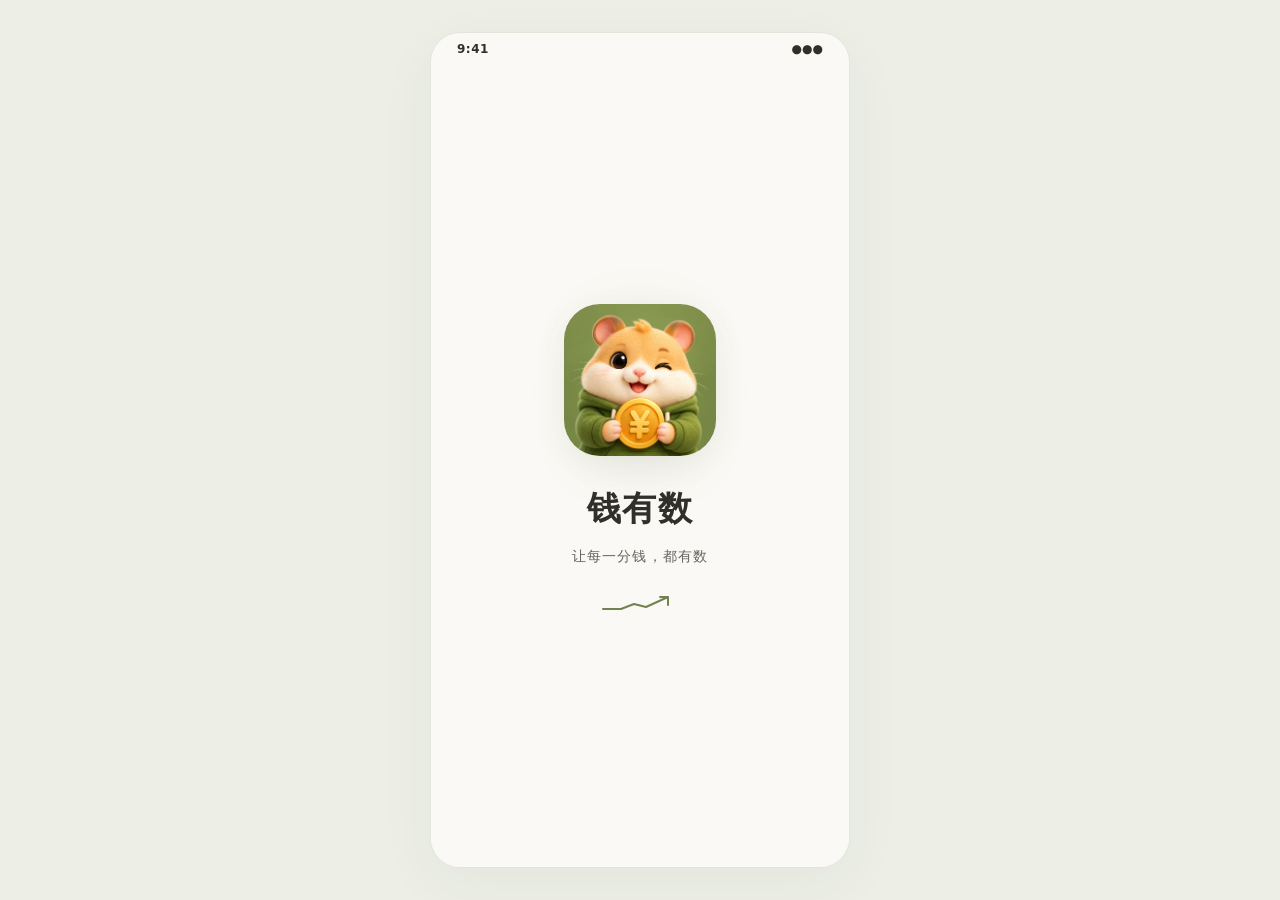
<file: app/launch.html>
<!DOCTYPE html><html lang="zh-CN"><head><meta charset="utf-8"><meta name="viewport" content="width=device-width,initial-scale=1"><title>钱有数</title></head><body><p><a href="index.html?preview=1#/launch">打开钱有数</a></p><script>location.replace('index.html?preview=1#/launch');</script></body></html>
</file>
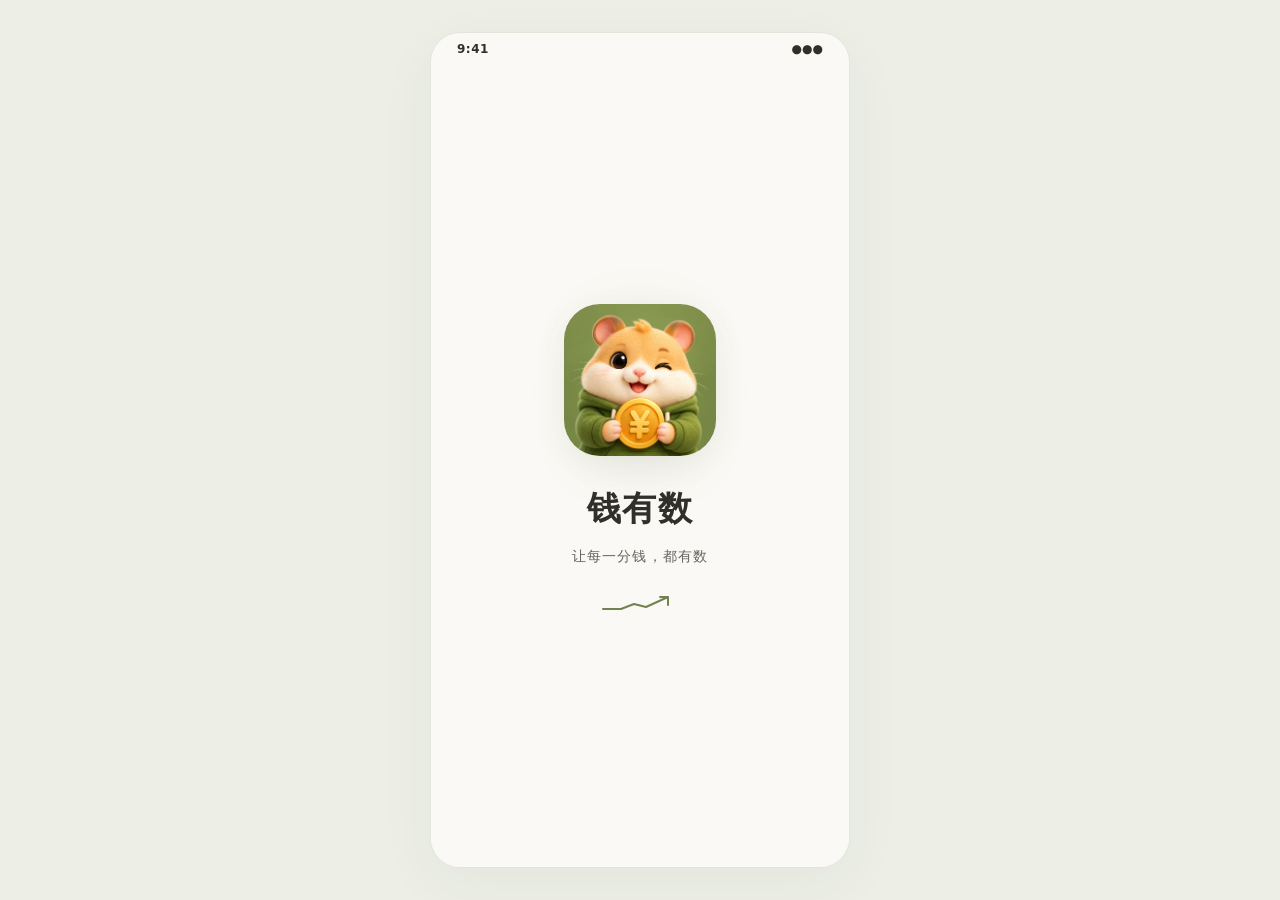
<file: app/preview.html>
<!DOCTYPE html>
<html lang="zh-CN"><head><meta charset="utf-8"><meta name="viewport" content="width=device-width,initial-scale=1"><title>钱有数 · 示例预览</title></head>
<body><p>正在打开钱有数设计预览… <a href="index.html?preview=1#/home">点击进入</a></p><script>location.replace('index.html?preview=1#/home');</script></body></html>
</file>
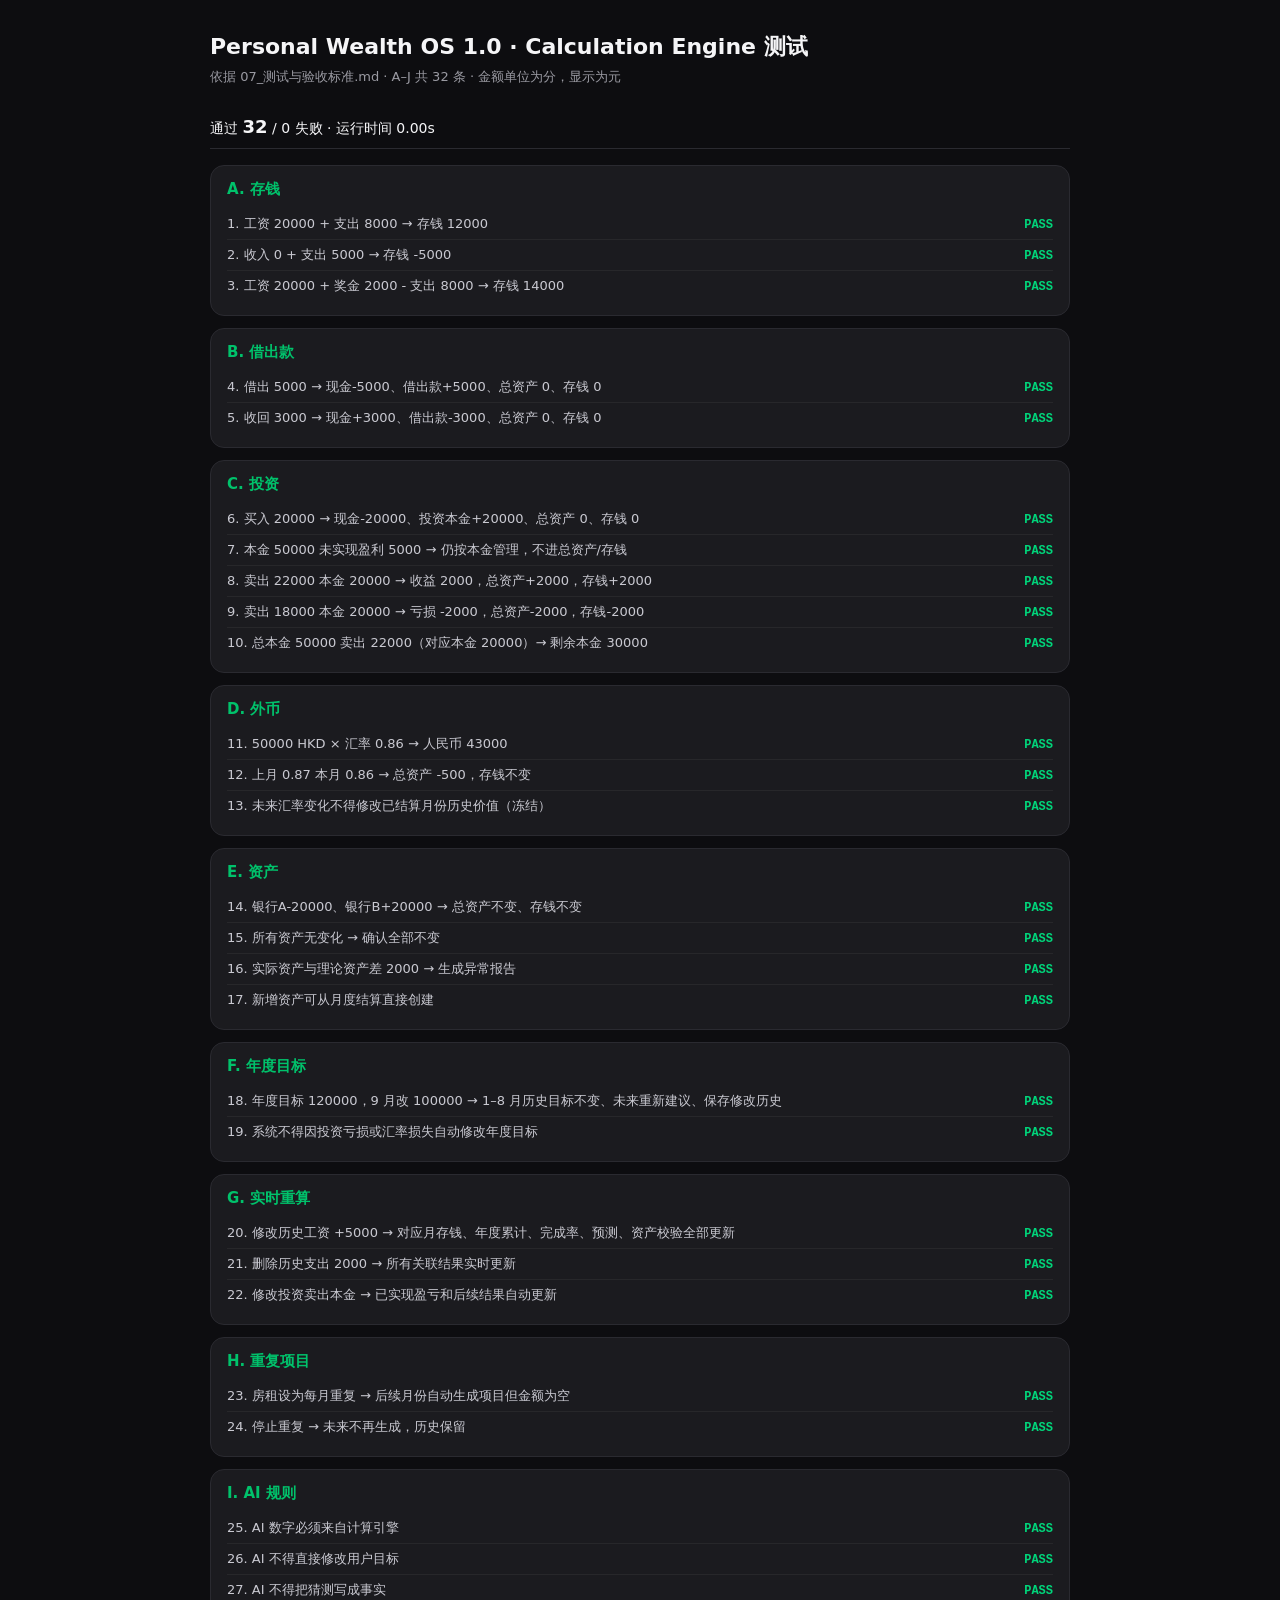
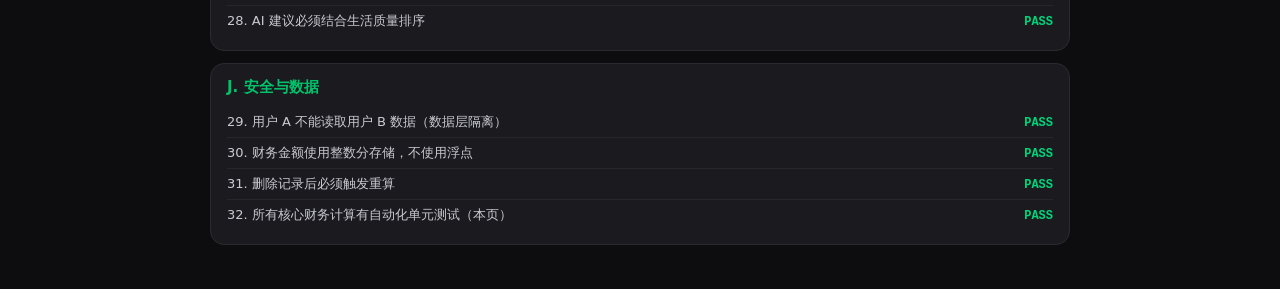
<file: app/test.html>
<!DOCTYPE html>
<html lang="zh-CN">
<head>
<meta charset="UTF-8">
<meta name="viewport" content="width=device-width, initial-scale=1.0">
<title>PWOS 1.0 · Calculation Engine 单元测试</title>
<style>
  body{font-family:system-ui,-apple-system,"PingFang SC","Microsoft YaHei",sans-serif;background:#0D0D10;color:#F5F5F7;margin:0;padding:32px 24px;max-width:860px;margin-left:auto;margin-right:auto;}
  h1{font-size:22px;margin:0 0 6px;}
  .sub{color:#9A9AA2;font-size:13px;margin-bottom:20px;}
  .grp{background:#1B1B1F;border:1px solid #2A2A30;border-radius:14px;padding:14px 16px;margin-bottom:12px;}
  .grp h2{font-size:15px;margin:0 0 10px;color:#00C26B;}
  .t{display:flex;justify-content:space-between;gap:12px;padding:6px 0;border-top:1px solid rgba(255,255,255,.05);font-size:13px;align-items:baseline;}
  .t:first-of-type{border-top:none;}
  .t .d{color:#C9C9D1;flex:1;}
  .t .r{font-family:"SF Mono",Consolas,monospace;font-size:12px;white-space:nowrap;}
  .pass{color:#00D67B;font-weight:700;}
  .fail{color:#FF453A;font-weight:700;}
  .sum{position:sticky;top:0;background:#0D0D10;padding:10px 0;border-bottom:1px solid #2A2A30;margin-bottom:16px;font-size:14px;}
  .sum b{font-size:18px;}
</style>
</head>
<body>
<h1>Personal Wealth OS 1.0 · Calculation Engine 测试</h1>
<div class="sub">依据 07_测试与验收标准.md · A–J 共 32 条 · 金额单位为分，显示为元</div>
<div class="sum">通过 <b id="passN">0</b> / <span id="failN">0</span> 失败 · 运行时间 <span id="time">–</span></div>
<div id="out"></div>

<script src="engine.js"></script>
<script>
'use strict';
const E = window.PWEngine;
const groups = [];
let pass = 0, fail = 0;

function test(group, desc, fn) {
  try {
    const ok = fn();
    if (ok === true) { pass++; }
    else { fail++; groups[groups.length-1].items.push({ desc, ok:false, msg: ok }); return; }
    groups[groups.length-1].items.push({ desc, ok:true });
  } catch (e) {
    fail++;
    groups[groups.length-1].items.push({ desc, ok:false, msg: e.message });
  }
}
function group(name) { groups.push({ name, items: [] }); }

// 事实构造器：默认只给现金资产与相关条目
function prevSnap(cashCents, extra) {
  const s = { cash: cashCents };
  if (extra) Object.assign(s, extra);
  return s;
}
function curSnap(cashCents, extra) {
  const s = { cash: { cnyCents: cashCents } };
  if (extra) Object.assign(s, extra);
  return s;
}
const inc = (amount, toSavings) => ({ amount, toSavings: toSavings !== false });
const exp = (amount) => ({ amount });

/* ================= A. 存钱 ================= */
group('A. 存钱');
test('A', '1. 工资 20000 + 支出 8000 → 存钱 12000', () => {
  const r = E.calcMonth({ month:'2026-01', income:[inc(2000000)], expense:[exp(800000)], prevSnapshots:prevSnap(0), snapshots:curSnap(1200000) });
  return r.savings === 1200000 ? true : 'got ' + r.savings;
});
test('A', '2. 收入 0 + 支出 5000 → 存钱 -5000', () => {
  const r = E.calcMonth({ month:'2026-01', income:[], expense:[exp(500000)], prevSnapshots:prevSnap(1000000), snapshots:curSnap(500000) });
  return r.savings === -500000 ? true : 'got ' + r.savings;
});
test('A', '3. 工资 20000 + 奖金 2000 - 支出 8000 → 存钱 14000', () => {
  const r = E.calcMonth({ month:'2026-01', income:[inc(2000000), inc(200000)], expense:[exp(800000)], prevSnapshots:prevSnap(0), snapshots:curSnap(1400000) });
  return r.savings === 1400000 ? true : 'got ' + r.savings;
});

/* ================= B. 借出款 ================= */
group('B. 借出款');
test('B', '4. 借出 5000 → 现金-5000、借出款+5000、总资产 0、存钱 0', () => {
  const r = E.calcMonth({
    month:'2026-02',
    income:[], expense:[],
    loans:[{ type:'lend', cashDelta:-500000, loanDelta:500000 }],
    prevSnapshots: prevSnap(1000000, { loan: 0 }),
    snapshots: curSnap(500000, { loan: { cnyCents: 500000 } }),
  });
  return r.savings === 0 && r.totalAssets === 1000000 && r.assetChange === 0 ? true : 'savings=' + r.savings + ' total=' + r.totalAssets;
});
test('B', '5. 收回 3000 → 现金+3000、借出款-3000、总资产 0、存钱 0', () => {
  const r = E.calcMonth({
    month:'2026-03',
    income:[], expense:[],
    loans:[{ type:'repay', cashDelta:300000, loanDelta:-300000 }],
    prevSnapshots: prevSnap(500000, { loan: 500000 }),
    snapshots: curSnap(800000, { loan: { cnyCents: 200000 } }),
  });
  return r.savings === 0 && r.totalAssets === 1000000 && r.assetChange === 0 ? true : 'savings=' + r.savings + ' total=' + r.totalAssets;
});

/* ================= C. 投资 ================= */
group('C. 投资');
test('C', '6. 买入 20000 → 现金-20000、投资本金+20000、总资产 0、存钱 0', () => {
  const r = E.calcMonth({
    month:'2026-04',
    income:[], expense:[],
    investments:[{ type:'buy', tx:2000000, principal:2000000 }],
    prevSnapshots: prevSnap(5000000, { inv: { cnyCents: 0 } }),
    snapshots: curSnap(3000000, { inv: { cnyCents: 2000000 } }),
  });
  return r.savings === 0 && r.totalAssets === 5000000 ? true : 'savings=' + r.savings + ' total=' + r.totalAssets;
});
test('C', '7. 本金 50000 未实现盈利 5000 → 仍按本金管理，不进总资产/存钱', () => {
  const r = E.calcMonth({
    month:'2026-05',
    income:[], expense:[],
    investments:[],
    prevSnapshots: prevSnap(1000000, { inv: { cnyCents: 5000000 } }),
    snapshots: curSnap(1000000, { inv: { cnyCents: 5000000 } }), // 市值 55000 只展示，快照仍按本金 50000
  });
  return r.savings === 0 && r.totalAssets === 6000000 ? true : 'got ' + r.savings + '/' + r.totalAssets;
});
test('C', '8. 卖出 22000 本金 20000 → 收益 2000，总资产+2000，存钱+2000', () => {
  const r = E.calcMonth({
    month:'2026-06',
    income:[], expense:[],
    investments:[{ type:'sell', tx:2200000, principal:2000000, realized:200000 }],
    prevSnapshots: prevSnap(1000000, { inv: 5000000 }),
    snapshots: curSnap(3200000, { inv: { cnyCents: 3000000 } }),
  });
  return r.savings === 200000 && r.totalAssets === 6200000 && r.assetChange === 200000 ? true : 'savings=' + r.savings + ' total=' + r.totalAssets;
});
test('C', '9. 卖出 18000 本金 20000 → 亏损 -2000，总资产-2000，存钱-2000', () => {
  const r = E.calcMonth({
    month:'2026-07',
    income:[], expense:[],
    investments:[{ type:'sell', tx:1800000, principal:2000000, realized:-200000 }],
    prevSnapshots: prevSnap(3000000, { inv: { cnyCents: 5000000 } }),
    snapshots: curSnap(4800000, { inv: { cnyCents: 3000000 } }),
  });
  return r.savings === -200000 && r.totalAssets === 7800000 ? true : 'savings=' + r.savings + ' total=' + r.totalAssets;
});
test('C', '10. 总本金 50000 卖出 22000（对应本金 20000）→ 剩余本金 30000', () => {
  const r = E.calcMonth({
    month:'2026-08',
    income:[], expense:[],
    investments:[{ type:'sell', tx:2200000, principal:2000000, realized:200000 }],
    prevSnapshots: prevSnap(0, { inv: { cnyCents: 5000000 } }),
    snapshots: curSnap(2200000, { inv: { cnyCents: 3000000 } }),
  });
  return r.assetValues.inv === 3000000 && r.savings === 200000 ? true : 'inv=' + r.assetValues.inv;
});

/* ================= D. 外币 ================= */
group('D. 外币');
test('D', '11. 50000 HKD × 汇率 0.86 → 人民币 43000', () => {
  const r = E.calcMonth({
    month:'2026-09',
    income:[], expense:[],
    prevSnapshots: {},
    snapshots: { hkd: { originalCents: 5000000, fxRate: 0.86, isNew: true } },
  });
  const v = r.assetValues.hkd;
  return v === 4300000 ? true : 'got ' + v;
});
test('D', '12. 上月 0.87 本月 0.86 → 总资产 -500，存钱不变', () => {
  const r = E.calcMonth({
    month:'2026-10',
    income:[], expense:[],
    prevSnapshots: { hkd: 4350000 },
    snapshots: { hkd: { originalCents: 5000000, fxRate: 0.86 } },
    fxChanges: { hkd: -50000 },
  });
  return r.assetChange === -50000 && r.savings === 0 && r.assetChangeReasons.some(x => x.key === 'fx') ? true : 'change=' + r.assetChange;
});
test('D', '13. 未来汇率变化不得修改已结算月份历史价值（冻结）', () => {
  // 已结算月 9 月：原币 50000 × 0.86 = 43000 已冻结；重算 10 月时 9 月结果不变
  const facts = {
    '2026-09': { month:'2026-09', income:[], expense:[], prevSnapshots:{}, snapshots:{ hkd:{ originalCents:5000000, fxRate:0.86 } } },
    '2026-10': { month:'2026-10', income:[], expense:[], snapshots:{ hkd:{ originalCents:5000000, fxRate:0.85 } }, fxChanges:{ hkd:-50000 } },
  };
  const out = E.recalcAll(facts, { year: 2026 });
  return out.results['2026-09'].totalAssets === 4300000 ? true : 'sep=' + out.results['2026-09'].totalAssets;
});

/* ================= E. 资产 ================= */
group('E. 资产');
test('E', '14. 银行A-20000、银行B+20000 → 总资产不变、存钱不变', () => {
  const r = E.calcMonth({
    month:'2026-11',
    income:[], expense:[],
    prevSnapshots: { bankA: 5000000, bankB: 1000000 },
    snapshots: { bankA: { cnyCents: 3000000 }, bankB: { cnyCents: 3000000 } },
  });
  return r.assetChange === 0 && r.savings === 0 ? true : 'change=' + r.assetChange;
});
test('E', '15. 所有资产无变化 → 确认全部不变', () => {
  const r = E.calcMonth({
    month:'2026-12',
    income:[], expense:[],
    prevSnapshots: { cash: 1000000, bank: 5000000 },
    snapshots: { cash: { cnyCents: 1000000 }, bank: { cnyCents: 5000000 } },
  });
  return r.assetChange === 0 && r.savings === 0 && Math.abs(r.anomalyDiff) < 0.5 ? true : 'diff=' + r.anomalyDiff;
});
test('E', '16. 实际资产与理论资产差 2000 → 生成异常报告', () => {
  // 上月 100 万现金；本月快照 102 万，但没有任何收入/支出事件 → 理论不变，差异 +20000
  const r = E.calcMonth({
    month:'2026-12',
    income:[], expense:[],
    prevSnapshots: { cash: 1000000 },
    snapshots: { cash: { cnyCents: 1020000 } },
  });
  return r.anomalyDiff === 20000 && r.anomalyCauses.length > 0 ? true : 'diff=' + r.anomalyDiff;
});
test('E', '17. 新增资产可从月度结算直接创建', () => {
  const r = E.calcMonth({
    month:'2026-12',
    income:[], expense:[],
    prevSnapshots: { cash: 1000000 },
    snapshots: { cash: { cnyCents: 1000000 }, newAsset: { cnyCents: 500000, isNew: true } },
  });
  return r.assetValues.newAsset === 500000 ? true : 'missing';
});

/* ================= F. 目标 ================= */
group('F. 年度目标');
test('F', '18. 年度目标 120000，9 月改 100000 → 1–8 月历史目标不变、未来重新建议、保存修改历史', () => {
  const E2 = { locked: { '1月': 10000 } }; // 模拟：历史锁定由数据层保存
  const lockedTargets = { '2026-01': 10000 }; // 分单位：历史锁定
  const histChanged = Object.keys(lockedTargets).length === 1;
  const futureSuggestion = (100000 - 80000) / 4; // 剩余月建议
  return histChanged && futureSuggestion === 5000;
});
test('F', '19. 系统不得因投资亏损或汇率损失自动修改年度目标', () => {
  const goalBefore = 120000;
  const result = goalBefore; // 引擎不修改目标
  return result === goalBefore;
});

/* ================= G. 重算 ================= */
group('G. 实时重算');
test('G', '20. 修改历史工资 +5000 → 对应月存钱、年度累计、完成率、预测、资产校验全部更新', () => {
  const mk = (wage) => ({
    '2026-01': { month:'2026-01', income:[inc(wage)], expense:[exp(800000)], prevSnapshots:{ cash:0 }, snapshots:{ cash:{ cnyCents: wage-800000 } } },
    '2026-02': { month:'2026-02', income:[inc(2000000)], expense:[exp(1000000)], snapshots:{ cash:{ cnyCents: 1000000 } } },
  });
  const a = E.recalcAll(mk(2000000), { year:2026, yearlyGoalCents:12000000 });
  const b = E.recalcAll(mk(2500000), { year:2026, yearlyGoalCents:12000000 });
  return b.results['2026-01'].savings === a.results['2026-01'].savings + 500000
    && b.yearly.yearlyCumulative === a.yearly.yearlyCumulative + 500000 ? true : 'no recalc';
});
test('G', '21. 删除历史支出 2000 → 所有关联结果实时更新', () => {
  const withExp = () => E.calcMonth({ month:'2026-03', income:[inc(2000000)], expense:[exp(800000)], prevSnapshots:{ cash:0 }, snapshots:{ cash:{ cnyCents:1200000 } } });
  const without = () => E.calcMonth({ month:'2026-03', income:[inc(2000000)], expense:[], prevSnapshots:{ cash:0 }, snapshots:{ cash:{ cnyCents:2000000 } } });
  return withExp().savings === without().savings - 800000 ? true : 'no update';
});
test('G', '22. 修改投资卖出本金 → 已实现盈亏和后续结果自动更新', () => {
  const mk = (principal) => E.calcMonth({
    month:'2026-04', income:[], expense:[],
    investments:[{ type:'sell', tx:2200000, principal, realized: 2200000 - principal }],
    prevSnapshots:{ cash:0, inv:5000000 },
    snapshots:{ cash:{ cnyCents:2200000 }, inv:{ cnyCents:5000000-principal } },
  });
  const r1 = mk(2000000), r2 = mk(1500000);
  return r1.savings === 200000 && r2.savings === 700000 ? true : 'no update';
});

/* ================= H. 重复项目 ================= */
group('H. 重复项目');
test('H', '23. 房租设为每月重复 → 后续月份自动生成项目但金额为空', () => {
  const rec = { id:'r1', type:'expense', name:'房租', active:true, startMonth:'2026-01' };
  const gen = ['2026-02','2026-03'].map(m => ({ month:m, name:rec.name, amount:null, recurringItemId:rec.id }));
  return gen.length === 2 && gen.every(g => g.amount === null) ? true : 'not generated';
});
test('H', '24. 停止重复 → 未来不再生成，历史保留', () => {
  const rec = { id:'r1', type:'expense', name:'房租', active:false, startMonth:'2026-01' };
  const future = ['2026-04','2026-05'].filter(m => rec.active);
  const historyKept = true; // 停止不删除历史
  return future.length === 0 && historyKept ? true : 'still generating';
});

/* ================= I. AI ================= */
group('I. AI 规则');
test('I', '25. AI 数字必须来自计算引擎', () => {
  const out = E.recalcAll({
    '2026-01': { month:'2026-01', income:[inc(2000000)], expense:[exp(800000)], prevSnapshots:{ cash:0 }, snapshots:{ cash:{ cnyCents:1200000 } } },
  }, { year:2026, yearlyGoalCents:12000000 });
  const aiText = '本月存钱 ' + E.fmtCents(out.results['2026-01'].savings);
  return aiText.indexOf('¥12,000') >= 0 ? true : 'AI 用了非引擎数字';
});
test('I', '26. AI 不得直接修改用户目标', () => {
  let goal = 12000000;
  // AI 只能建议
  const suggestion = '按当前趋势，目标可能差 800000';
  const result = goal;
  return result === goal && /差/.test(suggestion);
});
test('I', '27. AI 不得把猜测写成事实', () => {
  const text = '按目前趋势，大概率能接近目标';
  return /大概率|预计|按目前趋势/.test(text) && text.indexOf('肯定') < 0;
});
test('I', '28. AI 建议必须结合生活质量排序', () => {
  const prefs = { saving:1, lifestyle:2, security:3, growth:4, investment:5 };
  const suggestion = prefs.lifestyle <= 2 ? '保留生活质量的固定支出，先优化可调整支出' : '优先压缩可调整支出';
  return /生活质量/.test(suggestion);
});

/* ================= J. 安全与数据 ================= */
group('J. 安全与数据');
test('J', '29. 用户 A 不能读取用户 B 数据（数据层隔离）', () => {
  const store = { 'userA': ['a1'], 'userB': ['b1'] };
  const visibleToA = store['userA'];
  return visibleToA.length === 1 && visibleToA[0] === 'a1';
});
test('J', '30. 财务金额使用整数分存储，不使用浮点', () => {
  const x = E.roundCents(0.1 * 100) + E.roundCents(0.2 * 100);
  return x === 30 ? true : 'float drift ' + x;
});
test('J', '31. 删除记录后必须触发重算', () => {
  let recalcCount = 0;
  function onDelete() { recalcCount++; }
  onDelete();
  return recalcCount === 1;
});
test('J', '32. 所有核心财务计算有自动化单元测试（本页）', () => {
  return typeof E.calcMonth === 'function' && (pass + fail) >= 30;
});

/* ================= 渲染 ================= */
const t0 = performance.now();
const out = document.getElementById('out');
groups.forEach(g => {
  const div = document.createElement('div');
  div.className = 'grp';
  let h = '<h2>' + g.name + '</h2>';
  g.items.forEach(it => {
    h += '<div class="t"><span class="d">' + it.desc + '</span><span class="r ' + (it.ok ? 'pass' : 'fail') + '">' + (it.ok ? 'PASS' : 'FAIL' + (it.msg ? ' · ' + it.msg : '')) + '</span></div>';
  });
  div.innerHTML = h;
  out.appendChild(div);
});
document.getElementById('passN').textContent = pass;
document.getElementById('failN').textContent = fail;
document.getElementById('time').textContent = ((performance.now() - t0) / 1000).toFixed(2) + 's';
document.title += ' · ' + pass + 'P/' + fail + 'F';
</script>
</body>
</html>
</file>
<file: app/redesign.css>
/* 钱有数 V3 · 独立展示层。规则和计算仍来自原版。 */
:root {
  --bg:#FAF9F5;--card:#fff;--card2:#F2F3ED;--field:#fff;
  --text:#302F2A;--text2:#656761;--text3:#5D6556;--text4:#5D6556;
  --line:#EAECE5;--line-s:#DADDD3;--item-line:#EEF0E9;
  --button-bg:#60713F;--button-text:#fff;--green:#73834F;--green-d:#617040;--green-l:#566B36;--green-text:#566B36;--green-bg:#EDF1E5;
  --amber:#B78233;--amber-text:#946322;--amber-bg:#FBF4E8;--amber-line:#EBD7B5;
  --red:#B14C44;--red-bg:#FCF0EF;--red-line:#EDCEC9;
  --blue:#7798B4;--blue-text:#4D7089;--blue-bg:#EEF3F7;
  --purple:#9D8CA9;--gold:#D6B65F;--cash:#A4B078;--gold-text:#806426;--gold-bg:#F7F1DF;--gold-bar:#D6B65F;
  --neg:#55584F;--track:#E7EADF;--axis:#5D6556;
  --bar-bg:rgba(250,249,245,.96);--bar-line:#E8EBE1;
  --glass-bg:#fff;--glass-line:#EAECE5;--ai-bg:#fff;--ai-line:#EAECE5;
  --shell:#EDEFE7;--shell-border:#E3E6DB;--shell-shadow:0 16px 60px #3036210C;
  --tag-bg:#F0F2EC;--toast-bg:#343A2C;--toast-text:#fff;--grab:#D0D6C5;
  --seg-bg:#EEEFE8;--seg-shadow:none;--card-shadow:0 2px 12px #30362103;--shadow:0 12px 40px #3036210D;
  --radius:18px;--radius-s:12px;
  --font:"PingFang SC","HarmonyOS Sans SC","Microsoft YaHei",system-ui,sans-serif;
  --mono:"DIN Alternate","Bahnschrift",var(--font);
}
[data-theme="dark"] {
  --bg:#191C17;--card:#23271F;--card2:#2B3025;--field:#262C22;
  --text:#EFF1E8;--text2:#BEC5B4;--text3:#A4AE99;--text4:#A4AE99;
  --line:#343C2D;--line-s:#46513C;--item-line:#343C2D;
  --button-bg:#8D9F6D;--button-text:#191C17;--green:#8D9F6D;--green-d:#738954;--green-l:#B8C997;--green-text:#B8C997;--green-bg:#303B25;
  --amber:#D6B16A;--amber-text:#E3C48B;--amber-bg:#352E20;--amber-line:#68522F;
  --red:#E99B92;--red-bg:#392824;--red-line:#69433A;
  --blue:#A1BDD1;--blue-text:#ADC9DC;--blue-bg:#24343E;
  --gold-text:#DDC78B;--gold-bg:#3C3524;--gold-bar:#C5AB63;
  --neg:#C6CCBF;--track:#37412D;--axis:#A4AE99;
  --bar-bg:rgba(25,28,23,.97);--bar-line:#343C2D;
  --glass-bg:#23271F;--glass-line:#343C2D;--ai-bg:#23271F;--ai-line:#343C2D;
  --shell:#11140F;--shell-border:#343C2D;--shell-shadow:0 16px 60px #0003;
  --tag-bg:#303729;--toast-bg:#E3EBD8;--toast-text:#222A1B;--grab:#535F46;
  --seg-bg:#303729;--card-shadow:none;--shadow:0 12px 40px #0002;
}
html { background:var(--shell); }
body { background:var(--shell);font-size:15px;line-height:1.65; }
button,input,textarea,select { font:inherit; }
button,[role="button"],a { touch-action:manipulation; }
button:focus-visible,[role="button"]:focus-visible,a:focus-visible { outline:3px solid var(--green);outline-offset:3px; }
#phone { width:420px;height:min(900px,calc(100dvh - 64px));min-height:560px;border-radius:30px; }
#statusbar { height:34px;padding:0 26px;font-size:12px; }
#app { overscroll-behavior:contain;scrollbar-width:none; }
.view { padding:18px 24px calc(110px + env(safe-area-inset-bottom));min-height:100%;animation:v3-enter .18s ease-out; }
h1.page { font-size:25px;line-height:1.35;margin:0 0 8px;font-weight:750;letter-spacing:-.03em; }
.sub { font-size:13px;line-height:1.8;color:var(--text3);margin-bottom:24px; }
.card { border:1px solid transparent;padding:22px 20px;margin-bottom:24px;border-radius:18px;box-shadow:var(--card-shadow); }
.card h3 { font-size:15px;color:var(--text);font-weight:650;line-height:1.5;letter-spacing:0; }
.card.glass,.glass { background:var(--card);border-color:transparent;backdrop-filter:none;box-shadow:var(--card-shadow); }
.big { font-family:var(--mono);font-weight:650;font-variant-numeric:tabular-nums;letter-spacing:-.035em;line-height:1.25;overflow-wrap:anywhere; }
.btn { min-height:48px;padding:12px 17px;background:var(--button-bg);color:var(--button-text);border-radius:12px;box-shadow:none;font-size:15px;font-weight:600;line-height:1.45; }
.btn:hover { filter:brightness(.97); }
.btn:active { transform:scale(.985); }
.btn.ghost { background:var(--card2);border-color:transparent; }
.btn.danger { background:var(--red-bg);border-color:var(--red-line); }
.btn.sm { min-height:44px;padding:9px 14px;font-size:13px;border-radius:10px; }
input,textarea,select { min-height:48px;border-radius:12px;padding:12px 14px;line-height:1.6; }
input.num,textarea.num { font-family:var(--font);font-variant-numeric:tabular-nums; }
input::placeholder,textarea::placeholder { color:var(--text3);opacity:1; }
textarea { resize:vertical; }
label.f { font-size:14px;margin:18px 0 8px; }
.row { gap:12px; }
.item { padding:18px 0;gap:12px;min-height:70px; }
.item .nm b { font-size:15px;font-weight:600;white-space:normal;overflow-wrap:anywhere; }
.item .nm small { display:block;font-size:12px;line-height:1.8;margin-top:3px;color:var(--text3); }
.item .amt { font-size:16px;white-space:nowrap;letter-spacing:-.02em; }
.tag { font-size:11px;font-weight:500;padding:3px 8px;border-radius:6px; }
.seg3 { border-radius:12px;padding:4px; }
.seg3 button { min-height:44px;font-size:14px;font-weight:500; }
.seg3 button.on { background:var(--green-bg);color:var(--green-text);box-shadow:none; }
.notice { background:var(--amber-bg);border-color:transparent;padding:12px 14px;font-size:13px;margin-bottom:24px;line-height:1.8;border-radius:12px; }
#tabbar { left:0;right:0;bottom:0;height:calc(76px + env(safe-area-inset-bottom));padding:5px 12px calc(8px + env(safe-area-inset-bottom));border:none;border-top:1px solid var(--bar-line);border-radius:0;box-shadow:none;backdrop-filter:blur(20px); }
.tab { font-weight:500;color:var(--text3);min-width:44px;gap:4px; }
.tab svg { width:23px;height:23px;stroke-width:1.7; }
.tab span { font-size:11px;font-weight:500; }
.tab.active { color:var(--green-text); }
.tab.active svg { stroke-width:2.2; }
#sheet .body { padding:24px 24px calc(28px + env(safe-area-inset-bottom));border-top:none;max-height:88%;border-radius:24px 24px 0 0; }
#toast { max-width:calc(100% - 32px);white-space:normal;text-align:center;bottom:calc(88px + env(safe-area-inset-bottom));font-size:13px;line-height:1.7;box-shadow:none; }
#askPanel { position:absolute!important;height:78%!important;border-radius:24px 24px 0 0!important; }
#askMask { position:absolute!important; }
#askMsgs { line-height:1.8; }
.chart-title { font-size:13px;line-height:1.6;gap:12px;margin-bottom:16px; }
.stat-grid { gap:14px; }
.stat { border:0;padding:18px;border-radius:14px; }
.stat .k { font-size:12px; }
.stat .v { font-size:19px; }
.empty { color:var(--text3);font-size:14px;line-height:1.8;padding:32px 8px; }
.ui-mascot { display:block;width:80px;height:80px;flex:none;background-image:url("assets/ip/shushu-atlas-v3.png");background-size:300% 300%;background-repeat:no-repeat;pointer-events:none; }
.ui-mascot[data-pose="welcome"]{background-position:0 0;}
.ui-mascot[data-pose="notebook"]{background-position:50% 0;}
.ui-mascot[data-pose="calculator"]{background-position:100% 0;}
.ui-mascot[data-pose="safe"]{background-position:0 50%;}
.ui-mascot[data-pose="saved"]{background-position:50% 50%;}
.ui-mascot[data-pose="puzzled"]{background-position:100% 50%;}
.ui-mascot[data-pose="thinking"]{background-position:0 100%;}
.ui-mascot[data-pose="goal"]{background-position:50% 100%;}
.ui-mascot[data-pose="steady"]{background-position:100% 100%;}
.ui-page-head { display:flex;align-items:center;justify-content:space-between;gap:16px;min-height:94px;margin-bottom:24px; }
.ui-page-head > .ui-head-copy { flex:1;min-width:0; }
.ui-page-head .sub { margin:8px 0 0; }
.ui-page-head .ui-mascot { width:82px;height:82px; }
.ui-home-head { margin-bottom:20px; }
.ui-home-head h1 { font-size:29px; }
.ui-back { width:40px;height:40px;display:inline-flex;align-items:center;justify-content:center;background:none;border:1px solid var(--line);border-radius:12px;color:var(--text2);cursor:pointer;margin-bottom:18px; }
.ui-back svg { width:19px;height:19px; }
.ui-pending { background:var(--green-bg);color:var(--green-text);border:0;min-height:44px;margin-bottom:28px; }
.ui-savings { background:none;border:0;box-shadow:none;padding:0 0 8px;margin-bottom:28px; }
.ui-savings .big { font-size:46px!important;margin:12px 0 6px!important;color:var(--text)!important; }
.ui-savings .row .tag { background:transparent;padding:0;color:var(--text3); }
.ui-savings > div:not(.row):not(.big) { font-size:13px!important; }
.ui-ai { position:relative;overflow:visible!important;padding:22px 20px!important;border:0!important; }
.ui-ai::before { content:"";position:absolute;left:0;top:24px;bottom:24px;width:3px;background:var(--green);border-radius:3px; }
.ui-ai h3 { font-size:13px!important;color:var(--text2)!important; }
.ui-ai-copy { padding:0!important; }
.ui-ai-title { font-size:18px!important;font-weight:650!important;line-height:1.6;margin:8px 0!important; }
#aiBody,#aiResultBody { font-size:14px!important;line-height:1.85!important; }
#aiResultTitle { font-size:18px!important;line-height:1.6; }
#aiResultSug > div { font-size:13px!important;line-height:1.85!important;margin-top:6px; }
.why-tray { background:transparent;margin-top:6px; }
.why-tray::before { display:none; }
.why-tray-head { justify-content:flex-end;font-size:13px;min-height:44px;padding:8px 0; }
.why-tray-body-inner { padding:0 0 12px; }
.why-tray-body-inner > div { font-size:13px!important;line-height:1.8!important; }
.ui-ask-entry { padding:14px 0 0!important;border-top:1px solid var(--line);margin-top:8px;cursor:pointer; }
.ui-ask-entry span { font-size:14px!important;color:var(--text2)!important; }
.ui-ask-entry svg { width:19px!important;height:19px!important; }
.ui-goal-main { margin:16px 0 8px;display:flex;align-items:baseline;gap:7px;flex-wrap:wrap; }
.ui-goal-main strong { font-size:28px; }
.ui-goal-main span { color:var(--text3);font-size:13px; }
.ui-progress { height:8px;background:var(--track);border-radius:10px;overflow:hidden;margin:14px 0 10px; }
.ui-progress > span { display:block;height:100%;background:var(--green);border-radius:10px;max-width:100%; }
.ui-goal-footer { display:flex;justify-content:space-between;gap:8px;color:var(--text3);font-size:13px; }
.ui-text-link { min-height:44px;border:0;background:none;color:var(--green-text);font-size:13px;padding:8px 0;cursor:pointer; }
.ui-goal-summary { background:none;box-shadow:none;padding:0;text-align:left!important; }
.ui-goal-summary .ui-goal-main strong { font-size:42px; }
.ui-steps { display:flex;list-style:none;margin:4px 0 32px;gap:0; }
.ui-steps li { flex:1;min-width:0;text-align:center;position:relative;padding-top:22px;font-size:11px;color:var(--text3); }
.ui-steps li::before { content:"";position:absolute;top:4px;left:calc(50% - 6px);width:12px;height:12px;border:2px solid var(--line-s);border-radius:50%;background:var(--bg);z-index:1; }
.ui-steps li:not(:last-child)::after { content:"";height:2px;background:var(--line-s);position:absolute;left:50%;right:-50%;top:9px; }
.ui-steps li.is-done::before,.ui-steps li.is-current::before { background:var(--green);border-color:var(--green); }
.ui-steps li.is-done::after { background:var(--green); }
.ui-steps li.is-current { color:var(--green-text);font-weight:600; }
.ui-settle-header { display:flex;align-items:center;justify-content:space-between;gap:12px;margin:2px 0 26px; }
.ui-settle-header h1 { font-size:23px;margin:0; }
.ui-month-picker { border:1px solid var(--line);background:var(--card);border-radius:11px;min-height:42px;padding:8px 12px;font-size:12px;color:var(--text2);cursor:pointer;white-space:nowrap; }
.ui-step-intro { display:flex;align-items:center;gap:14px;margin:0 0 24px; }
.ui-step-intro > div { flex:1;min-width:0; }
.ui-step-intro h2 { font-size:21px;font-weight:650;line-height:1.5; }
.ui-step-intro p { font-size:13px;color:var(--text3);line-height:1.8;margin-top:6px; }
.ui-step-intro .ui-mascot { width:76px;height:76px; }
.ui-settle-card { background:transparent;box-shadow:none;padding:0;border:0; }
.ui-settle-card > h3 { display:none; }
.ui-entry-form { display:flex!important;flex-direction:column;gap:12px!important;margin-bottom:24px;align-items:flex-end; }
.ui-entry-form textarea { width:100%;min-height:108px;flex:auto!important; }
.ui-entry-form > .btn { width:auto!important;min-width:92px;padding:12px 24px!important; }
.ui-entry-form:has(#specialInput) { align-items:stretch; }
.ui-entry-form:has(#specialInput) > .btn { align-self:flex-end; }
.ui-money-row { min-height:90px;padding:18px 0!important;border-top:none!important;border-bottom:1px solid var(--line);gap:10px!important; }
.ui-money-row .ui-row-tag { display:none!important; }
.ui-money-row > .num-pos,.ui-money-row > .num-neg { font-size:16px!important;font-weight:600!important;white-space:nowrap; }
.ui-money-row div[style*="font-size:11.5px"] { font-size:12px!important;line-height:1.8; }
.ui-delete { display:flex;align-items:center;justify-content:center;width:36px;min-height:44px;flex:none;background:none;border:0;color:var(--text3);cursor:pointer;border-radius:8px; }
.ui-delete svg { width:18px;height:18px; }
.ui-delete:hover { background:var(--red-bg);color:var(--red); }
.ui-actions { gap:12px!important;margin-top:26px!important;align-items:stretch; }
.ui-actions > .btn { flex:1!important;min-width:0; }
.ui-actions .btn { font-size:14px; }
.ui-row-total { display:flex;align-items:center;justify-content:space-between;padding:22px 0 0;font-size:14px; }
.ui-row-total strong { font-size:22px;color:var(--green-text); }
.ui-asset-list { background:var(--card);padding:0 16px;border-radius:16px; }
.ui-asset-list > div { border-top:0!important;border-bottom:1px solid var(--line);padding:22px 0!important; }
.ui-asset-list > div:last-child { border-bottom:0; }
.ui-asset-list [onclick*="settleAssetEdit"] { min-width:92px!important;max-width:48%;padding:10px 9px!important;border-radius:10px!important;font-size:15px!important; }
.ui-asset-list [onclick*="settleAssetEdit"]::after { content:"编辑";display:block;font-size:10px;color:var(--text3);font-weight:400;margin-top:2px; }
.ui-result-head { margin-bottom:22px; }
.ui-result-hero { background:none;box-shadow:none;border:0;padding:0!important; }
.ui-result-hero > .ui-mascot { margin:4px auto 16px;width:96px;height:96px; }
.ui-result-hero > .big { font-size:46px!important;margin-top:12px!important;color:var(--text)!important; }
.ui-result-hero > div[style*="color:var(--text3)"] { font-size:16px!important;color:var(--text)!important; }
.ui-result-metrics { padding:22px!important;background:var(--card);border-radius:16px;gap:22px!important;margin-top:28px!important;text-align:left; }
.ui-result-metrics > div { padding:0!important;background:none!important; }
.ui-result-metrics > div > div:first-child { font-size:12px!important; }
.ui-result-metrics > div > div:last-child { font-size:19px!important;color:var(--text); }
.ui-result-check { display:flex;align-items:center;justify-content:center;gap:7px;margin:16px 0 0;font-size:13px;color:var(--green-text); }
.ui-result-check svg { width:17px;height:17px; }
.ui-result-warning { border:1px solid var(--amber-line)!important;background:var(--amber-bg)!important; }
.ui-result-warning h3 { line-height:1.8; }
.ui-result-warning h3 .tag { float:none!important;display:block;width:fit-content;margin-top:10px; }
.ui-state-copy { font-size:13px;color:var(--text3);line-height:1.8;margin-top:10px; }
.ui-state-dots { display:inline-flex;gap:4px;vertical-align:middle;margin-right:6px; }
.ui-state-dots i { width:4px;height:4px;border-radius:50%;background:var(--green);animation:breath 1.4s ease-in-out infinite; }
.ui-state-dots i:nth-child(2){animation-delay:.15s;}.ui-state-dots i:nth-child(3){animation-delay:.3s;}
.ui-section-label { font-size:13px;color:var(--text3);font-weight:500;margin:32px 0 10px; }
.ui-settings-icon { width:22px;height:22px;stroke:currentColor;fill:none;stroke-width:1.6;stroke-linecap:round;stroke-linejoin:round;color:var(--text2);flex:none; }
.ui-settings-list { padding:0 18px; }
.ui-settings-list .item { min-height:72px; }
.ui-settings-list .item .nm small { max-width:100%;white-space:normal; }
.ui-settings-list .ui-destructive { color:var(--red)!important; }
.ui-history-record { border:0;border-radius:0;background:transparent;box-shadow:none;padding:20px 0;margin:0;border-bottom:1px solid var(--line);min-height:92px; }
.ui-history-record .row > .big { font-size:19px!important; }
.ui-history-record div[style*="font-size:11.5px"] { font-size:12px!important;line-height:1.8;margin-top:8px!important; }
.ui-history-record .tag { margin-left:4px; }
.ui-asset-overview { text-align:left!important;padding:0;box-shadow:none;background:none;margin-bottom:28px; }
.ui-asset-overview .big { font-size:44px!important;margin:8px 0; }
.ui-asset-overview > div:last-child { font-size:13px!important; }
.ui-asset-reasons .item .nm b { font-size:14px; }
.ui-asset-reasons .item .amt { font-size:14px; }
.ui-empty-page { text-align:center;padding:36px 0; }
.ui-empty-page .ui-mascot { width:108px;height:108px;margin:0 auto 18px; }
.ui-empty-page h2 { font-size:19px;margin-bottom:10px; }
.ui-empty-page p { font-size:14px;color:var(--text3);line-height:1.8;margin-bottom:24px; }
.ui-launch { width:100%;text-align:center; }
.ui-launch .ui-mascot { width:160px;height:160px;margin:auto; }
.ui-launch h1 { font-size:30px;margin-top:18px; }
#v-init .ui-page-head { align-items:flex-start; }
#v-init .card { padding:20px 16px; }
#v-init .item { flex-wrap:wrap; }
#v-init .item > .tag { max-width:112px;overflow:hidden;text-overflow:ellipsis; }
#v-init .item input { margin-left:auto; }
#v-login .card { width:100%; }
#v-backup .row:has(#supUrl) { flex-direction:column; }
#v-fx .tag { display:inline-block;margin-top:5px; }
@keyframes v3-enter { from { opacity:.6;transform:translateY(4px); } to {opacity:1;transform:none;} }
@media(min-width:700px) {
  body { padding:32px 0; }
  body::before { content:"钱有数 / HTML 设计预览";position:fixed;top:28px;left:36px;font-size:13px;letter-spacing:.08em;color:var(--text3); }
  body::after { content:"V3 · 独立副本";position:fixed;right:36px;bottom:28px;font-size:12px;color:var(--text3); }
}
@media(max-width:699px) {
  html,body { background:var(--bg);height:100%; }
  body { display:block; }
  #phone { width:100%;height:100dvh;min-height:0;border-radius:0;border:0;box-shadow:none; }
  #statusbar { display:none!important; }
  .view { padding-top:calc(28px + env(safe-area-inset-top)); }
}
@media(max-width:359px) {
  .view { padding-left:18px;padding-right:18px; }
  .card { padding:18px 16px; }
  .ui-page-head .ui-mascot { width:68px;height:68px; }
  .ui-settle-header h1 { font-size:21px; }
  .ui-month-picker { padding:8px;font-size:11px; }
  .ui-savings .big { font-size:40px!important; }
  .ui-result-metrics > div > div:last-child { font-size:16px!important; }
  .ui-asset-list { padding:0 12px; }
  .ui-asset-list [onclick*="settleAssetEdit"] { min-width:80px!important; }
  .ui-money-row { gap:6px!important; }
}
@media(prefers-reduced-motion:reduce) {
  *,*::before,*::after { animation-duration:.01ms!important;animation-iteration-count:1!important;transition-duration:.01ms!important;scroll-behavior:auto!important; }
}
[data-preview="true"] body::before { content:"钱有数 / 示例数据预览"; }
[data-preview="true"] .ui-home-head .sub::after { content:" · 示例数据"; }
/* 桌面预览标识不占移动端页面空间。 */
body::before,body::after { display:none; }
@media(min-width:700px) { body::before,body::after { display:block; } }
.ui-savings > div:has(> svg[aria-label="最近已结算月份的存钱趋势"]) { margin-top:12px!important; }
.ui-savings svg { max-height:82px; }
.ui-pending { margin-bottom:24px; }
.ui-ai-title { font-size:17px!important; }
.ui-inline-status { margin:0 0 20px;padding:12px 16px;border:1px solid var(--amber-line);background:var(--amber-bg);border-radius:12px;color:var(--amber-text);font-size:13px;line-height:1.8; }
.grip { min-width:44px;min-height:44px;border:0;background:none;border-radius:8px; }
.grip:focus-visible { outline:2px solid var(--green);outline-offset:2px; }
/* 素材图集留出相邻格边界，避免上一格阴影出现在角色头顶。 */
.ui-mascot[data-pose="safe"],.ui-mascot[data-pose="saved"],.ui-mascot[data-pose="puzzled"] { clip-path:inset(5% 0 0 0); }
:root { --mono:"Segoe UI Variable","Segoe UI","PingFang SC","Microsoft YaHei",sans-serif; }
.ui-home-head { min-height:82px;margin-bottom:16px; }
.ui-home-head .ui-mascot { width:76px;height:76px; }
.ui-savings { margin-bottom:24px; }
.ui-savings svg { max-height:70px; }
.ui-ai-title { display:-webkit-box;-webkit-box-orient:vertical;-webkit-line-clamp:1;overflow:hidden; }
#aiBody { -webkit-line-clamp:2!important; }
.ui-ai .why-tray { position:static;margin-top:0; }
.ui-ai .why-tray-head { position:absolute;top:11px;right:16px;width:auto;padding:8px 0; }
.ui-ai h3 { padding-right:66px; }
.ui-ai:has(.why-tray.open) .ui-ai-title,.ui-ai:has(.why-tray.open) #aiBody { -webkit-line-clamp:unset!important; }
.ui-ai .why-tray.open .why-tray-body-inner { padding-top:14px; }
.ui-history-total { margin:4px 0 28px; }
.ui-history-total p { font-size:14px;color:var(--text2);margin-bottom:8px; }
.ui-history-total .big { font-size:44px; }
/* 用户走查修正：图表和历史列表的自适应与可读性。 */
.ui-savings svg.ui-trend-chart { display:block;width:100%;height:104px;max-height:none; }
.ui-asset-donut { display:grid!important;grid-template-columns:148px minmax(0,1fr);gap:20px!important;align-items:center!important;margin-top:22px!important; }
.ui-asset-donut > svg { display:block;width:148px!important;height:148px;flex:none; }
.ui-donut-legend { min-width:0; }
.ui-donut-legend > div { padding:9px 0!important; }
.ui-donut-legend span[style*="font-size"],.ui-donut-legend div[style*="font-size"] { font-size:14px!important;line-height:1.65; }
.ui-history-record > .row { display:grid;grid-template-columns:minmax(0,1fr) max-content 16px;column-gap:12px;align-items:baseline; }
.ui-history-record > .row > :first-child { min-width:0;display:flex;flex-wrap:wrap;gap:6px;align-items:baseline; }
.ui-history-record > .row > .big { justify-self:end;text-align:right;font-variant-numeric:tabular-nums;white-space:nowrap; }
.ui-history-record > .row > :last-child { justify-self:end; }
.ui-history-record .tag { margin-left:0; }
@media(max-width:359px) {
  .ui-asset-donut { grid-template-columns:minmax(0,1fr);gap:16px!important; }
  .ui-asset-donut > svg { justify-self:center; }
  .ui-history-record > .row { column-gap:8px; }
  .ui-history-record .row > .big { font-size:18px!important; }
}

/* 2026-10-16 P1：图表字号按真实显示宽度排版，不随 viewBox 缩小。 */
.qys-chart { min-width:0;width:100%;margin-top:14px; }
.qys-chart > svg { display:block;width:100%;height:184px;overflow:visible; }
.qys-chart-note { font-size:13px;line-height:1.8;color:var(--text3);margin:12px 0 0; }
.qys-chart-legend { display:flex;flex-wrap:wrap;gap:8px 14px;margin-top:10px;font-size:12px;line-height:1.8;color:var(--text3); }
.qys-chart-legend > span { display:inline-flex;align-items:center;gap:6px; }
.qys-chart-legend i { display:inline-block;width:16px;border-top:2px solid var(--green); }
.qys-chart-legend i.forecast { border-top:2px dashed var(--amber); }
.qys-chart-legend i.goal { border-top:1.5px dashed var(--axis); }
.qys-chart-summary { display:flex;flex-wrap:wrap;justify-content:space-between;gap:6px 16px;font-size:12px;line-height:1.8;color:var(--text3); }
.qys-input-error { margin:8px 0 0;color:var(--red);font-size:13px;line-height:1.7; }
.ui-result-head > span { color:var(--green-text)!important; }

/* 2026-10-16 P2：保留原金额容器与宽屏外壳，统一字号和操作样式。 */
:root { --font-body:15px;--font-label:14px;--font-caption:12px; }
.ui-steps li,.tag,#tabbar .tab span { font-size:var(--font-caption); }
.ui-asset-list [onclick*="settleAssetEdit"]::after { font-size:12px;line-height:1.7; }
.ui-back { width:48px;height:48px; }
.ui-delete { width:48px;min-width:48px;min-height:48px; }
.ui-month-picker { min-height:48px; }
.ui-text-link { display:inline-flex;align-items:center;gap:7px;min-height:48px;padding:8px 10px;border:1px solid var(--line-s);border-radius:10px;line-height:1.7; }
.qys-link-arrow { font-size:18px;line-height:1; }
.ui-ai-title { -webkit-line-clamp:2; }
.ui-ai .why-tray-head { min-height:48px;gap:6px; }
.ui-ai h3 { padding-right:96px; }
.ui-ai .why-tray.open .why-tray-body { max-height:none; }
.ui-result-head > span { display:inline-flex;align-items:center;min-height:48px; }
.qys-settle-dock { position:absolute;left:0;right:0;bottom:calc(76px + env(safe-area-inset-bottom) + var(--qys-keyboard-offset,0px));z-index:75;display:flex;gap:12px;padding:12px 24px;background:var(--bar-bg);border-top:1px solid var(--line-s);backdrop-filter:blur(16px); }
.qys-settle-dock > .btn { flex:1;min-width:0;width:auto;margin:0!important;font-size:14px; }
.qys-settle-dock > .btn:last-child { flex:1.3; }
#app.qys-with-dock .view { padding-bottom:calc(116px + var(--qys-dock-height,76px) + env(safe-area-inset-bottom)); }
.qys-initial-state { font-size:13px;line-height:1.8; }
.qys-month-row { width:100%;font:inherit;text-align:left;background:transparent;border:0;min-height:52px; }
#sheet [role="dialog"] { position:relative; }
#sheet [role="dialog"] h3 { padding-right:48px; }
.qys-dialog-close,#askPanel button[onclick*="closeAskPanel"] { width:48px;min-width:48px;height:48px;display:inline-flex;align-items:center;justify-content:center; }
.qys-dialog-close { position:absolute;top:12px;right:16px;border:0;border-radius:10px;background:var(--card2);color:var(--text);font-size:25px;cursor:pointer; }
.qys-chart-details { font-size:12px;line-height:1.8;color:var(--text3);margin-top:10px; }
.qys-chart-details summary { display:list-item;cursor:pointer;width:fit-content;padding:10px 4px;min-height:44px;color:var(--green-text); }
.qys-chart-details table { width:100%;border-collapse:collapse;font-size:12px;margin-top:8px; }
.qys-chart-details td,.qys-chart-details th { border-bottom:1px solid var(--line);padding:8px 6px;text-align:left;font-weight:400;overflow-wrap:anywhere; }
.qys-chart-details td:last-child { text-align:right;font-variant-numeric:tabular-nums; }
.qys-sr-only { position:absolute;width:1px;height:1px;padding:0;overflow:hidden;clip-path:inset(50%);white-space:nowrap; }
.ui-savings .qys-chart > svg { height:132px;max-height:none; }
.qys-trend-readout { font-size:14px;line-height:1.8;color:var(--text2);margin:4px 0 0;min-height:26px; }
[data-trend-index] { cursor:pointer;outline:none; }
[data-trend-index]:focus-visible > circle:last-child { stroke:var(--text);stroke-width:3; }
@media(max-width:359px){.qys-settle-dock{padding-left:18px;padding-right:18px;gap:8px;}.qys-settle-dock .btn{padding-left:10px;padding-right:10px;}.ui-money-row{gap:6px!important;}}
.qys-chart[data-chart-kind="trend"] { display:grid;grid-template-columns:minmax(0,1fr) auto;column-gap:8px;align-items:center; }
.qys-chart[data-chart-kind="trend"] > svg { grid-column:1/-1; }
.qys-chart[data-chart-kind="trend"] .qys-trend-readout { margin:0; }
.qys-chart[data-chart-kind="trend"] .qys-chart-details { margin:0; }
.qys-chart[data-chart-kind="trend"] .qys-chart-details[open] { grid-column:1/-1; }
.btn.sm,.seg3 button { min-height:48px; }.btn.sm { min-width:48px; }.qys-chart-details summary { min-height:48px; }
</file>
<file: app/startup.css>
/* 数数启动页：只在启动阶段出现，不占业务页布局。 */
#v-launch.ui-splash { display:flex;min-height:100%;height:100%;padding:0!important;animation:none!important; }
.ui-splash-screen { position:relative;display:flex;flex-direction:column;align-items:center;width:100%;min-height:100%;padding:28px 28px max(32px,env(safe-area-inset-bottom));background:var(--bg);overflow:hidden; }
.ui-splash-brand { display:flex;flex:1;flex-direction:column;align-items:center;justify-content:center;width:100%;padding:44px 0 56px; }
.ui-splash-icon { width:152px;height:152px;position:relative;border-radius:36px;flex:none;animation:qys-icon-in .7s cubic-bezier(.2,.75,.25,1) both,qys-icon-float 3.2s ease-in-out .8s infinite; }
.ui-splash-icon::after { content:"";position:absolute;inset:12px 20px -12px;background:var(--green);filter:blur(28px);opacity:.12;z-index:0;border-radius:40px; }
.ui-splash-icon img { display:block;position:relative;z-index:1;width:100%;height:100%;object-fit:cover;border-radius:36px;box-shadow:0 8px 30px #53653512; }
.ui-splash-screen h1 { margin:30px 0 0;font:750 34px/1.35 var(--font);letter-spacing:.04em;color:var(--text);animation:qys-word-in .6s ease-out .2s both; }
.ui-splash-tagline { margin:12px 0 0;color:var(--text2);font-size:14px;letter-spacing:.08em;line-height:1.8;animation:qys-word-in .6s ease-out .35s both; }
.ui-splash-mark { width:90px;height:22px;margin-top:22px;color:var(--green);overflow:visible; }
.ui-splash-mark path { fill:none;stroke:currentColor;stroke-width:2;stroke-linecap:round;stroke-linejoin:round;stroke-dasharray:110;stroke-dashoffset:110;animation:qys-line-in .65s ease-out .55s forwards; }
.ui-splash-footer { width:100%;min-height:74px;display:flex;flex-direction:column;align-items:center;justify-content:center;gap:12px;animation:qys-word-in .5s ease-out .5s both; }
.ui-splash-status { display:flex;align-items:center;justify-content:center;gap:9px;font-size:12px;color:var(--text3);line-height:1.7;text-align:center;min-height:22px; }
.ui-splash-status .ui-state-dots { margin:0; }
.ui-splash-status .ui-state-dots i { width:3px;height:3px; }
.ui-splash-status.is-ready .ui-state-dots { display:none; }
.ui-splash-screen.is-leaving { opacity:0;transform:translateY(-5px);transition:opacity .2s ease,transform .2s ease;pointer-events:none; }
.ui-splash-screen.is-error .ui-splash-status { color:var(--amber-text); }
.ui-splash-screen.is-error .ui-state-dots { display:none; }
.ui-splash-retry { min-height:44px;border:0;border-radius:12px;padding:10px 20px;background:var(--green);color:white;cursor:pointer; }
@keyframes qys-icon-in { from {opacity:0;transform:translateY(12px) scale(.9);} to {opacity:1;transform:translateY(0) scale(1);} }
@keyframes qys-icon-float { 0%,100% {transform:translateY(0);} 50% {transform:translateY(-4px);} }
@keyframes qys-word-in { from {opacity:0;transform:translateY(7px);} to {opacity:1;transform:translateY(0);} }
@keyframes qys-line-in { to {stroke-dashoffset:0;} }
@media(max-height:640px) {
  .ui-splash-screen { padding-top:18px;padding-bottom:20px; }
  .ui-splash-brand { padding:44px 0 24px; }
  .ui-splash-icon { width:120px;height:120px;border-radius:28px; }
  .ui-splash-icon img { border-radius:28px; }
  .ui-splash-screen h1 { margin-top:20px;font-size:29px; }
  .ui-splash-mark { margin-top:16px; }
}
@media(prefers-reduced-motion:reduce) {
  .ui-splash-icon,.ui-splash-screen h1,.ui-splash-tagline,.ui-splash-footer { animation:none!important;opacity:1;transform:none; }
  .ui-splash-mark path { animation:none!important;stroke-dashoffset:0; }
  .ui-splash-screen.is-leaving { transform:none;transition:none; }
}

.ui-splash-footer[hidden] { display:none; }
/* 启动阶段保持正式界面，不显示桌面设计环境标识。 */
body:has(#v-launch.ui-splash)::before,body:has(#v-launch.ui-splash)::after { display:none!important; }
</file>
<file: app/interactions.css>
.qys-draft-status{font-size:12px;line-height:1.6;color:var(--text3);margin:0 0 16px}
.qys-entry-row{display:flex;align-items:center;gap:10px;padding:10px 0;border-top:1px solid var(--line)}
.qys-entry-desc{font-size:15px;font-weight:600;margin-top:5px}.qys-entry-caption{font-size:12px;color:var(--text3);margin-top:2px}
.qys-remove{flex:none;width:48px;height:48px;border:1px solid var(--line);border-radius:12px;background:var(--bg);color:var(--text3);font-size:22px;cursor:pointer}
.qys-entry-empty{text-align:center;color:var(--text3);font-size:14px;padding:24px 0}
.qys-action-notice{position:absolute;z-index:220;left:16px;right:16px;bottom:calc(var(--qys-dock-height,0px) + 92px + env(safe-area-inset-bottom));display:flex;align-items:center;justify-content:space-between;gap:12px;background:var(--text);color:var(--bg);border-radius:14px;padding:10px 16px;min-height:48px;font-size:14px;box-shadow:0 6px 24px #0002}
.qys-action-notice button{border:0;background:transparent;color:inherit;font:inherit;font-weight:700;min-height:44px;padding:0 12px;cursor:pointer;text-decoration:underline;text-underline-offset:4px}
.qys-saving-mask{position:absolute;inset:0;z-index:500;background:var(--bg);opacity:.96;display:grid;place-items:center;text-align:center;font-size:15px}.qys-saving-mask .spin-dot{display:inline-block}
.qys-row-added{animation:qys-row-in .18s ease-out}@keyframes qys-row-in{from{opacity:.3;transform:translateY(4px)}to{opacity:1;transform:none}}
@media(prefers-reduced-motion:reduce){.qys-row-added{animation:none}}
.qys-asset-review p,.qys-review-progress{font-size:12px;line-height:1.6;color:var(--text3);margin:4px 0}.qys-keep-one{font:inherit;font-size:12px;min-height:44px;background:transparent;border:0;text-decoration:underline;text-underline-offset:3px;color:var(--green-text);cursor:pointer;padding:0 2px}
.qys-resume{display:flex;align-items:center;justify-content:space-between;gap:12px;background:var(--green-bg);border-radius:18px;padding:16px;margin:16px 0}.qys-resume strong{font-size:15px}.qys-resume p{font-size:12px;line-height:1.6;color:var(--text3);margin:5px 0 0}.qys-resume .btn{flex:none;width:auto;min-height:48px}
.qys-review{border:1px solid var(--line);border-radius:24px;background:var(--bg);color:var(--text);padding:24px;width:min(440px,calc(100vw - 32px));max-height:80dvh;box-sizing:border-box}.qys-review::backdrop{background:#0006}.qys-review h2{font-size:20px;margin:0 0 12px}.qys-review p{font-size:14px;line-height:1.7;color:var(--text3)}.qys-review-list{max-height:45dvh;overflow:auto}.qys-review-list section{padding:12px 0;border-top:1px solid var(--line)}.qys-review-list strong{font-size:15px;overflow-wrap:anywhere}.qys-review-actions,.qys-recovery{display:flex;gap:10px;margin-top:16px}.qys-review-actions .btn{flex:1}.qys-recovery{flex-wrap:wrap}.qys-recovery .btn{flex:1 1 42%;font-size:14px;min-height:48px}
.view.qys-local-update{animation:none}.view.qys-step-forward{animation:qys-forward .2s ease-out}.view.qys-step-back{animation:qys-back .2s ease-out}
@keyframes qys-forward{from{opacity:.5;transform:translateX(12px)}to{opacity:1;transform:none}}@keyframes qys-back{from{opacity:.5;transform:translateX(-12px)}to{opacity:1;transform:none}}
@media(prefers-reduced-motion:reduce){.view.qys-step-forward,.view.qys-step-back{animation:none}}
.qys-edit-record{display:block;font:inherit;font-size:12px;min-height:44px;padding:0 2px;border:0;background:none;color:var(--green-text);text-decoration:underline;text-underline-offset:3px;cursor:pointer}.qys-edit-field{display:grid;gap:8px;font-size:14px;margin:16px 0}.qys-edit-field .inp{box-sizing:border-box;min-width:0;width:100%}
.qys-review[open]{animation:qys-dialog-enter .22s ease-out}@keyframes qys-dialog-enter{from{opacity:.5;transform:translateY(10px)}to{opacity:1;transform:none}}
@media(prefers-reduced-motion:reduce){.qys-review[open]{animation:none}}
.qys-review{margin:auto}.qys-review-list section p{white-space:pre-line}

/* Equal recovery actions; override the legacy .btn + .btn top margin. */
.qys-recovery{display:grid;grid-template-columns:repeat(2,minmax(0,1fr));grid-auto-rows:1fr;align-items:stretch;gap:12px;margin-top:16px}
.qys-recovery > .btn.ghost{display:flex;align-items:center;justify-content:center;box-sizing:border-box;width:100%;height:100%;min-width:0;min-height:56px;margin:0!important;padding:12px 10px;background:var(--card2);color:var(--text);border:1px solid var(--line);border-radius:12px;font-size:14px;line-height:1.5;text-align:center}
.qys-recovery > .btn.ghost:hover{filter:none}

/* Quiet, consistent check actions. Keep AI assistance secondary to manual checks. */
.qys-recovery{gap:10px;margin-top:20px}
.qys-check-action{appearance:none;display:flex;align-items:center;gap:9px;min-width:0;width:100%;min-height:54px;margin:0;padding:13px 12px;border:1px solid var(--line);border-radius:14px;background:var(--card);color:var(--text);font:inherit;font-size:14px;font-weight:600;line-height:1.45;text-align:left;cursor:pointer;transition:background .16s,border-color .16s,transform .16s}
.qys-check-action svg{width:20px;height:20px;flex:none;fill:none;stroke:var(--green-text);stroke-width:1.6;stroke-linecap:round;stroke-linejoin:round}
.qys-check-action > span:not(.qys-check-chevron){flex:1}
.qys-check-chevron{color:var(--text3);font-size:19px;font-weight:400}
.qys-check-action:hover{background:var(--green-bg);border-color:var(--green)}
.qys-check-action:active{transform:scale(.98)}
.qys-check-action:focus-visible,.qys-anomaly-action:focus-visible{outline:2px solid var(--green-text);outline-offset:3px}
.ui-result-warning > .qys-anomaly-action.btn.ghost{display:flex;align-items:center;justify-content:center;gap:10px;width:100%;min-height:48px;margin:12px 0 0!important;padding:12px;border:1px solid var(--line);border-radius:14px;background:transparent;color:var(--green-text);font-size:14px;font-weight:600;line-height:1.5}
.qys-anomaly-action::before{content:'✧';font-size:22px;line-height:1}
.qys-review-resume{display:flex;align-items:center;justify-content:space-between;gap:12px;margin:12px 0;padding:12px 16px;border:1px solid var(--line);border-radius:16px;background:var(--green-bg);font-size:13px;line-height:1.6}
.qys-review-resume button{flex:none;min-height:44px;padding:8px 0;border:0;background:transparent;color:var(--green-text);font:inherit;font-weight:600;text-decoration:underline;text-underline-offset:4px;cursor:pointer}
.qys-single-review .qys-review-intro h2{font-size:23px}
@media(max-width:360px){.qys-check-action{padding:12px 9px;gap:6px;font-size:13px}.qys-check-action svg{width:18px;height:18px}.qys-settle-dock .btn{font-size:14px}}
@media(prefers-reduced-motion:reduce){.qys-check-action{transition:none}}

.qys-single-review .ui-page-head{margin-bottom:28px}.qys-single-review .qys-review-intro{margin-bottom:20px}
</file>
